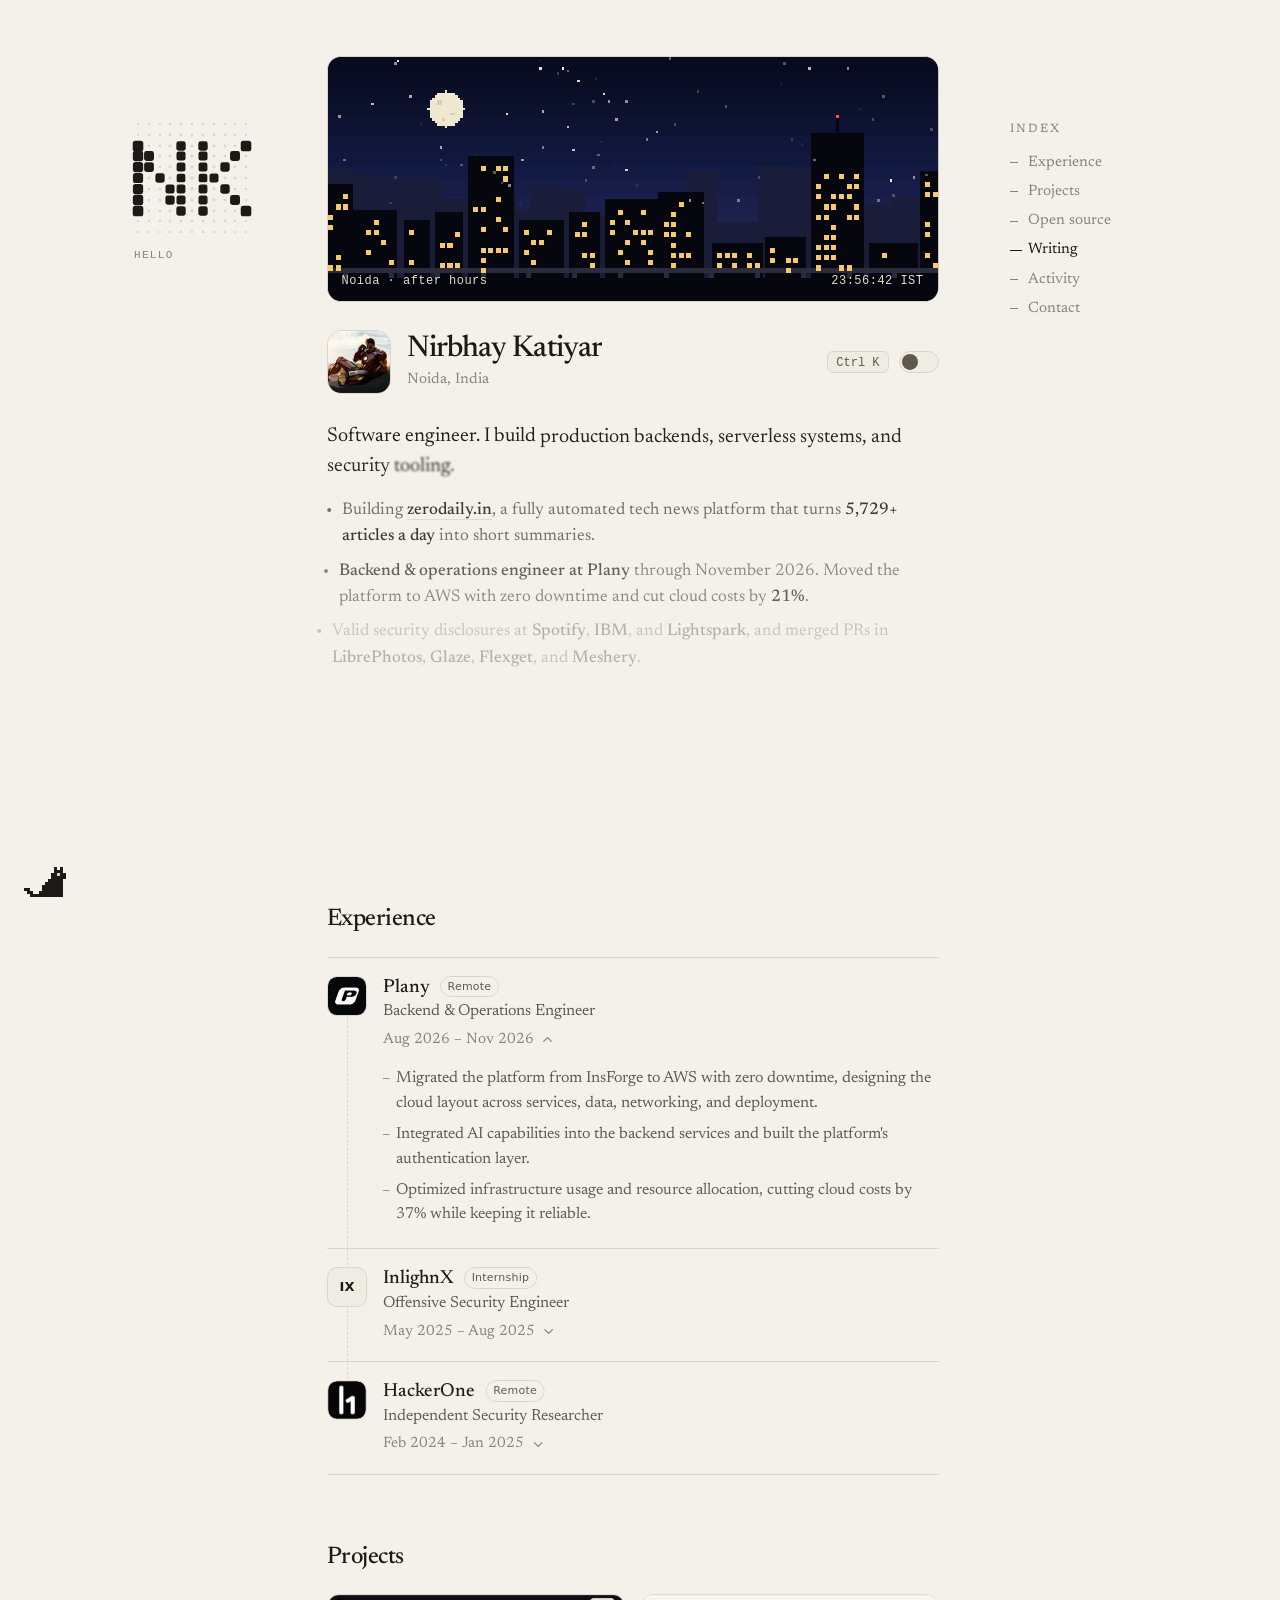
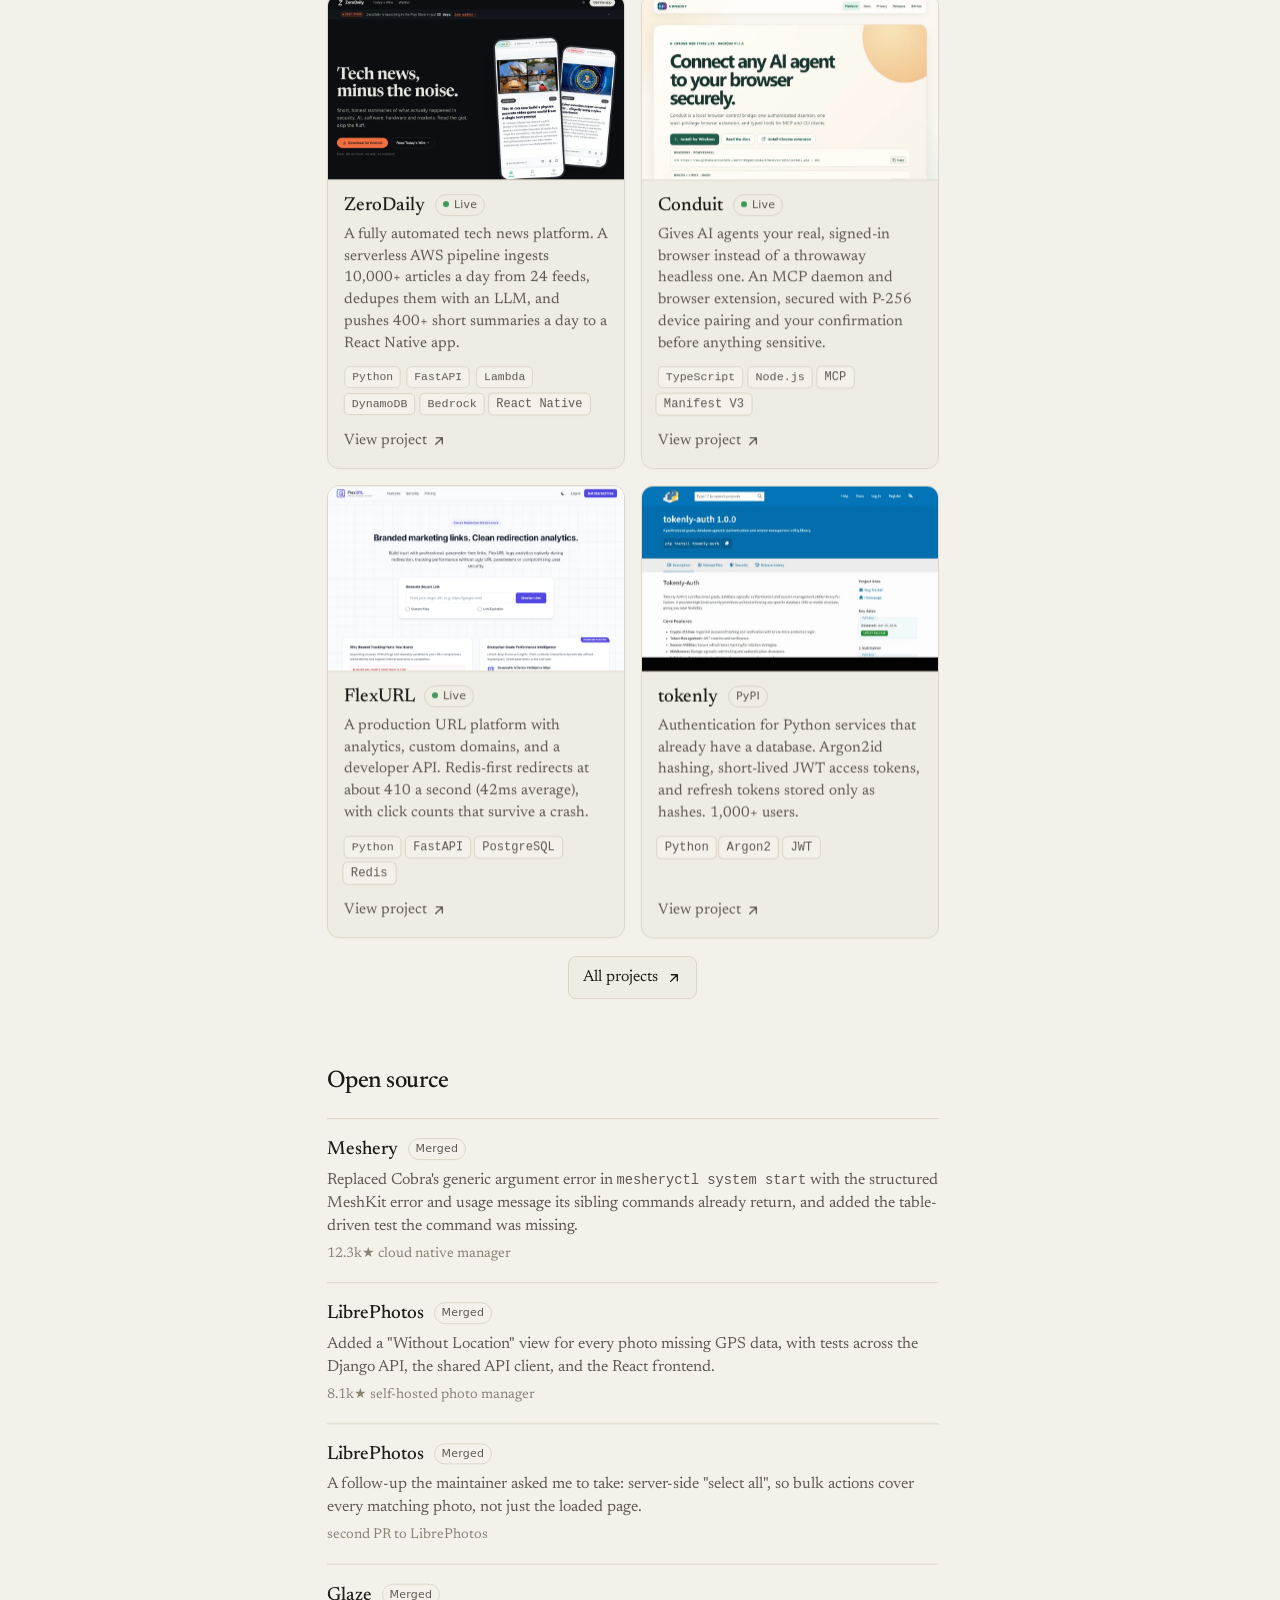
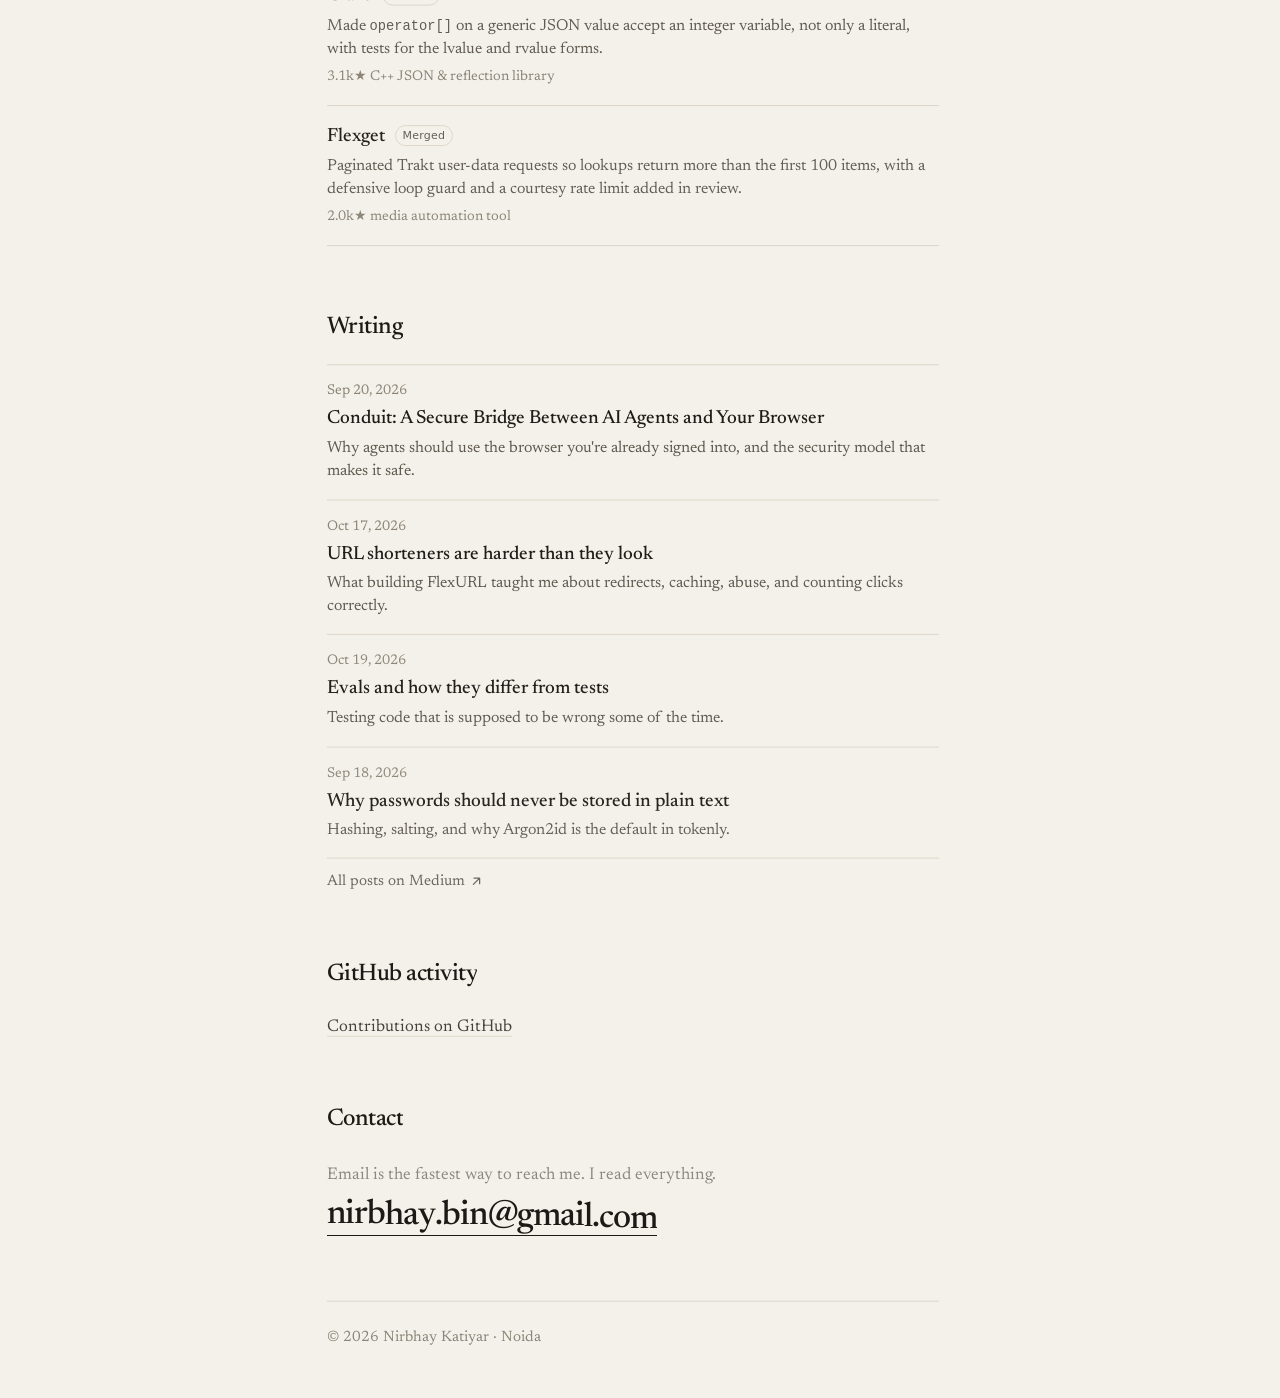
<file: index.html>
<!DOCTYPE html>
<html lang="en">
<head>
<meta charset="UTF-8">
<meta name="viewport" content="width=device-width, initial-scale=1.0">
<title>Nirbhay Katiyar</title>
<meta name="description" content="Nirbhay Katiyar builds production backends, serverless systems, and security tooling. Valid disclosures at Spotify, IBM, and Lightspark.">
<link rel="canonical" href="https://nirbhay.me/">
<link rel="icon" href="favicon.svg" type="image/svg+xml">
<link rel="alternate" type="text/markdown" href="/llms.txt" title="Summary for AI agents">
<meta property="og:type" content="website">
<meta property="og:title" content="Nirbhay Katiyar">
<meta property="og:description" content="Production backends, serverless systems, and authorized security research.">
<meta property="og:url" content="https://nirbhay.me/">
<meta property="og:image" content="https://nirbhay.me/assets/og.png?v=2">
<meta property="og:image:width" content="1200">
<meta property="og:image:height" content="630">
<meta name="twitter:card" content="summary_large_image">
<link rel="preconnect" href="https://fonts.googleapis.com">
<link rel="preconnect" href="https://fonts.gstatic.com" crossorigin>
<link href="https://fonts.googleapis.com/css2?family=Newsreader:ital,opsz,wght@0,6..72,400;0,6..72,500;1,6..72,400&display=swap" rel="stylesheet">
<link rel="stylesheet" href="assets/style.css?v=6b807eea">
<script>
try {
  var t = localStorage.getItem('nk-theme');
  if (t === 'dark')
    document.documentElement.classList.add('dark');
} catch (e) {}
if (window.matchMedia && !matchMedia('(prefers-reduced-motion: reduce)').matches) {
  document.documentElement.classList.add('m-js');
  setTimeout(function () { if (!window.__mOk) document.documentElement.classList.remove('m-js'); }, 2500);
}
</script>
</head>
<body class="home">

<svg width="0" height="0" style="position:absolute" aria-hidden="true">
  <symbol id="i-gh" viewBox="0 0 16 16"><path fill="currentColor" d="M8 0C3.58 0 0 3.58 0 8c0 3.54 2.29 6.53 5.47 7.59.4.07.55-.17.55-.38 0-.19-.01-.82-.01-1.49-2.01.37-2.53-.49-2.69-.94-.09-.23-.48-.94-.82-1.13-.28-.15-.68-.52-.01-.53.63-.01 1.08.58 1.23.82.72 1.21 1.87.87 2.33.66.07-.52.28-.87.51-1.07-1.78-.2-3.64-.89-3.64-3.95 0-.87.31-1.59.82-2.15-.08-.2-.36-1.02.08-2.12 0 0 .67-.21 2.2.82.64-.18 1.32-.27 2-.27.68 0 1.36.09 2 .27 1.53-1.04 2.2-.82 2.2-.82.44 1.1.16 1.92.08 2.12.51.56.82 1.27.82 2.15 0 3.07-1.87 3.75-3.65 3.95.29.25.54.73.54 1.48 0 1.07-.01 1.93-.01 2.2 0 .21.15.46.55.38A8.01 8.01 0 0 0 16 8c0-4.42-3.58-8-8-8z"/></symbol>
  <symbol id="i-x" viewBox="0 0 24 24"><path fill="currentColor" d="M18.24 2.25h3.31l-7.23 8.26 8.5 11.24h-6.65l-5.21-6.82-5.97 6.82H1.68l7.73-8.84L1.25 2.25h6.83l4.71 6.23zm-1.16 17.52h1.83L7.08 4.13H5.12z"/></symbol>
  <symbol id="i-in" viewBox="0 0 24 24"><path fill="currentColor" d="M20.45 20.45h-3.56v-5.57c0-1.33-.02-3.04-1.85-3.04-1.85 0-2.14 1.45-2.14 2.94v5.67H9.35V9h3.41v1.56h.05c.48-.9 1.64-1.85 3.37-1.85 3.6 0 4.27 2.37 4.27 5.46v6.28zM5.34 7.43a2.06 2.06 0 1 1 0-4.13 2.06 2.06 0 0 1 0 4.13zM7.12 20.45H3.56V9h3.56v11.45zM22.22 0H1.77C.79 0 0 .77 0 1.73v20.54C0 23.23.79 24 1.77 24h20.45c.98 0 1.78-.77 1.78-1.73V1.73C24 .77 23.2 0 22.22 0z"/></symbol>
  <symbol id="i-md" viewBox="0 0 24 24"><g fill="currentColor"><ellipse cx="6.5" cy="12" rx="6.5" ry="7"/><ellipse cx="17.4" cy="12" rx="3.2" ry="6.6"/><ellipse cx="22.6" cy="12" rx="1.2" ry="6"/></g></symbol>
  <symbol id="i-mail" viewBox="0 0 24 24"><g fill="none" stroke="currentColor" stroke-width="1.8" stroke-linecap="round" stroke-linejoin="round"><rect x="3" y="5" width="18" height="14" rx="2"/><path d="m3 7 9 6 9-6"/></g></symbol>
  <symbol id="i-doc" viewBox="0 0 24 24"><g fill="none" stroke="currentColor" stroke-width="1.8" stroke-linecap="round" stroke-linejoin="round"><path d="M14 3H7a2 2 0 0 0-2 2v14a2 2 0 0 0 2 2h10a2 2 0 0 0 2-2V8z"/><path d="M14 3v5h5M9 13h6M9 17h6"/></g></symbol>
  <symbol id="i-arrow" viewBox="0 0 24 24"><path fill="none" stroke="currentColor" stroke-width="2" stroke-linecap="round" stroke-linejoin="round" d="M7 17 17 7M8 7h9v9"/></symbol>
  <symbol id="i-chev" viewBox="0 0 24 24"><path fill="none" stroke="currentColor" stroke-width="2" stroke-linecap="round" stroke-linejoin="round" d="m6 9 6 6 6-6"/></symbol>
</svg>

<aside class="h-index" aria-label="On this page">
  <p>Index</p>
  <a href="#live" hidden>Live</a>
  <a href="#experience">Experience</a>
  <a href="#projects">Projects</a>
  <a href="#contributions">Open source</a>
  <a href="#writing">Writing</a>
  <a href="#activity">Activity</a>
  <a href="#contact">Contact</a>
</aside>

<div class="h-col">

<figure class="h-hero">
  <canvas id="sky" aria-label="Pixel-art Noida skyline that follows the time of day in India" role="img"></canvas>
  <figcaption><span id="skyMood">Noida</span><span id="skyClock"></span></figcaption>
</figure>

<header class="h-head">
  <img class="h-avatar" src="assets/img/avatar.jpg" alt="Nirbhay Katiyar" width="64" height="64">
  <div class="h-who">
    <h1>Nirbhay Katiyar</h1>
    <p>Noida, India</p>
  </div>
  <div class="h-tools">
    <button class="h-k" id="kOpen" type="button" aria-label="Open command palette"><kbd>Ctrl K</kbd></button>
    <button class="theme-sw" id="themeSw" type="button" aria-label="Switch color theme"></button>
  </div>
</header>

<section class="h-intro">
  <p class="h-lede">Software engineer. I build production backends, serverless systems, and security tooling.</p>
  <ul>
    <li>Building <a href="https://zerodaily.in" target="_blank" rel="noopener"><b>zerodaily.in</b></a>, a fully automated tech news platform that turns <b>10,000+ articles a day</b> into short summaries.</li>
    <li><b>Backend &amp; operations engineer at Plany</b> through November 2026. Moved the platform to AWS with zero downtime and cut cloud costs by <b>37%</b>.</li>
    <li>Valid security disclosures at <b>Spotify</b>, <b>IBM</b>, and <b>Lightspark</b>, and merged PRs in <b>LibrePhotos</b>, <b>Glaze</b>, <b>Flexget</b>, and <b>Meshery</b>.</li>
  </ul>
  <div class="h-cta">
    <a class="h-btn solid" href="mailto:nirbhay.bin@gmail.com"><svg><use href="#i-mail"/></svg>Send an email</a>
    <a class="h-btn" href="assets/resume.pdf?v=73116dfe" target="_blank" rel="noopener"><svg><use href="#i-doc"/></svg>Resume</a>
  </div>
  <p class="h-label">Here are my <b>socials</b></p>
  <div class="h-socials">
    <a class="h-chip" href="https://github.com/err0rgod" target="_blank" rel="noopener"><svg><use href="#i-gh"/></svg>GitHub</a>
    <a class="h-chip" href="https://x.com/err0rgod" target="_blank" rel="noopener"><svg><use href="#i-x"/></svg>X</a>
    <a class="h-chip" href="https://linkedin.com/in/nirbhay-katiyar" target="_blank" rel="noopener"><svg><use href="#i-in"/></svg>LinkedIn</a>
    <a class="h-chip" href="https://err0rgod.medium.com" target="_blank" rel="noopener"><svg><use href="#i-md"/></svg>Medium</a>
  </div>
</section>

<section id="live" class="h-sec h-live" hidden>
  <h2>Live from zerodaily.in</h2>
  <ol class="h-wire"></ol>
  <p class="h-live-more"><a href="https://zerodaily.in/wire" target="_blank" rel="noopener">Read the full wire <svg><use href="#i-arrow"/></svg></a></p>
</section>

<section id="experience" class="h-sec">
  <h2>Experience</h2>
  <div class="h-exp">
    <details class="h-job" open>
      <summary>
        <img class="h-logo" src="assets/img/plany.png" alt="" width="40" height="40">
        <div class="h-jobtext">
          <p class="h-co">Plany <span class="h-tag">Remote</span></p>
          <p class="h-role">Backend &amp; Operations Engineer</p>
          <p class="h-when">Aug 2026 – Nov 2026 <svg class="h-chev"><use href="#i-chev"/></svg></p>
        </div>
      </summary>
      <ul>
        <li>Migrated the platform from InsForge to AWS with zero downtime, designing the cloud layout across services, data, networking, and deployment.</li>
        <li>Integrated AI capabilities into the backend services and built the platform's authentication layer.</li>
        <li>Optimized infrastructure usage and resource allocation, cutting cloud costs by 37% while keeping it reliable.</li>
      </ul>
    </details>
    <details class="h-job">
      <summary>
        <span class="h-logo h-mono" aria-hidden="true">IX</span>
        <div class="h-jobtext">
          <p class="h-co">InlighnX <span class="h-tag">Internship</span></p>
          <p class="h-role">Offensive Security Engineer</p>
          <p class="h-when">May 2025 – Aug 2025 <svg class="h-chev"><use href="#i-chev"/></svg></p>
        </div>
      </summary>
      <ul>
        <li>Reviewed auth flows, authorization boundaries, and exposed endpoints.</li>
        <li>Built Python for recon, subdomain discovery, and checks that could be repeated.</li>
        <li>Turned findings into proofs an engineer could act on, then retested the fix.</li>
      </ul>
    </details>
    <details class="h-job">
      <summary>
        <img class="h-logo" src="assets/img/hackerone.png" alt="" width="40" height="40">
        <div class="h-jobtext">
          <p class="h-co">HackerOne <span class="h-tag">Remote</span></p>
          <p class="h-role">Independent Security Researcher</p>
          <p class="h-when">Feb 2024 – Jan 2025 <svg class="h-chev"><use href="#i-chev"/></svg></p>
        </div>
      </summary>
      <ul>
        <li>Valid, triaged reports to IBM, Spotify, and Lightspark.</li>
        <li>IDOR, authentication flaws, information disclosure, and business-logic bugs.</li>
        <li>Wrote reproducible proofs and stayed through remediation.</li>
      </ul>
    </details>
  </div>
</section>

<section id="projects" class="h-sec">
  <h2>Projects</h2>
  <div class="h-cards">
    <a class="h-card" href="zerodaily.html">
      <img src="assets/img/zerodaily.webp" alt="zerodaily.in home page" width="880" height="550" loading="lazy">
      <div class="h-cardbody">
        <p class="h-cardtitle">ZeroDaily <span class="h-status live">Live</span></p>
        <p>A fully automated tech news platform. A serverless AWS pipeline ingests 10,000+ articles a day from 24 feeds, dedupes them with an LLM, and pushes 400+ short summaries a day to a React Native app.</p>
        <p class="h-stack"><span>Python</span><span>FastAPI</span><span>Lambda</span><span>DynamoDB</span><span>Bedrock</span><span>React Native</span></p>
        <span class="h-more">View project <svg><use href="#i-arrow"/></svg></span>
      </div>
    </a>
    <a class="h-card" href="conduit.html">
      <img src="assets/img/conduit.webp" alt="conduit.nirbhay.me home page" width="880" height="550" loading="lazy">
      <div class="h-cardbody">
        <p class="h-cardtitle">Conduit <span class="h-status live">Live</span></p>
        <p>Gives AI agents your real, signed-in browser instead of a throwaway headless one. An MCP daemon and browser extension, secured with P-256 device pairing and your confirmation before anything sensitive.</p>
        <p class="h-stack"><span>TypeScript</span><span>Node.js</span><span>MCP</span><span>Manifest V3</span></p>
        <span class="h-more">View project <svg><use href="#i-arrow"/></svg></span>
      </div>
    </a>
    <a class="h-card" href="flexurl.html">
      <img src="assets/img/flexurl.webp" alt="flexurl.app home page" width="880" height="550" loading="lazy">
      <div class="h-cardbody">
        <p class="h-cardtitle">FlexURL <span class="h-status live">Live</span></p>
        <p>A production URL platform with analytics, custom domains, and a developer API. Redis-first redirects at about 410 a second (42ms average), with click counts that survive a crash.</p>
        <p class="h-stack"><span>Python</span><span>FastAPI</span><span>PostgreSQL</span><span>Redis</span></p>
        <span class="h-more">View project <svg><use href="#i-arrow"/></svg></span>
      </div>
    </a>
    <a class="h-card" href="tokenly.html">
      <img src="assets/img/tokenly.webp" alt="tokenly-auth on PyPI" width="880" height="550" loading="lazy">
      <div class="h-cardbody">
        <p class="h-cardtitle">tokenly <span class="h-status">PyPI</span></p>
        <p>Authentication for Python services that already have a database. Argon2id hashing, short-lived JWT access tokens, and refresh tokens stored only as hashes. 1,000+ users.</p>
        <p class="h-stack"><span>Python</span><span>Argon2</span><span>JWT</span></p>
        <span class="h-more">View project <svg><use href="#i-arrow"/></svg></span>
      </div>
    </a>
  </div>
  <p class="h-all"><a class="h-btn" href="projects.html">All projects <svg><use href="#i-arrow"/></svg></a></p>
</section>

<section id="contributions" class="h-sec">
  <h2>Open source</h2>
  <div class="h-list">
    <a class="h-row" href="https://github.com/meshery/meshery/pull/24271" target="_blank" rel="noopener">
      <p class="h-rowtitle">Meshery <span class="h-tag">Merged</span></p>
      <p>Replaced Cobra's generic argument error in <code>mesheryctl system start</code> with the structured MeshKit error and usage message its sibling commands already return, and added the table-driven test the command was missing.</p>
      <p class="h-meta">12.3k★ cloud native manager</p>
    </a>
    <a class="h-row" href="https://github.com/LibrePhotos/librephotos/pull/2558" target="_blank" rel="noopener">
      <p class="h-rowtitle">LibrePhotos <span class="h-tag">Merged</span></p>
      <p>Added a "Without Location" view for every photo missing GPS data, with tests across the Django API, the shared API client, and the React frontend.</p>
      <p class="h-meta">8.1k★ self-hosted photo manager</p>
    </a>
    <a class="h-row" href="https://github.com/LibrePhotos/librephotos/pull/2659" target="_blank" rel="noopener">
      <p class="h-rowtitle">LibrePhotos <span class="h-tag">Merged</span></p>
      <p>A follow-up the maintainer asked me to take: server-side "select all", so bulk actions cover every matching photo, not just the loaded page.</p>
      <p class="h-meta">second PR to LibrePhotos</p>
    </a>
    <a class="h-row" href="https://github.com/stephenberry/glaze/pull/2998" target="_blank" rel="noopener">
      <p class="h-rowtitle">Glaze <span class="h-tag">Merged</span></p>
      <p>Made <code>operator[]</code> on a generic JSON value accept an integer variable, not only a literal, with tests for the lvalue and rvalue forms.</p>
      <p class="h-meta">3.1k★ C++ JSON &amp; reflection library</p>
    </a>
    <a class="h-row" href="https://github.com/Flexget/Flexget/pull/5260" target="_blank" rel="noopener">
      <p class="h-rowtitle">Flexget <span class="h-tag">Merged</span></p>
      <p>Paginated Trakt user-data requests so lookups return more than the first 100 items, with a defensive loop guard and a courtesy rate limit added in review.</p>
      <p class="h-meta">2.0k★ media automation tool</p>
    </a>
  </div>
</section>

<section id="writing" class="h-sec">
  <h2>Writing</h2>
  <div class="h-list">
    <a class="h-row h-post" href="https://err0rgod.medium.com/conduit-a-secure-bridge-between-ai-agents-and-your-browser-7c4d27bb9a1b" target="_blank" rel="noopener">
      <p class="h-meta">Sep 20, 2026</p>
      <p class="h-rowtitle">Conduit: A Secure Bridge Between AI Agents and Your Browser</p>
      <p>Why agents should use the browser you're already signed into, and the security model that makes it safe.</p>
    </a>
    <a class="h-row h-post" href="https://err0rgod.medium.com/urlshorteners-are-harder-than-they-look-4e3148f29ccb" target="_blank" rel="noopener">
      <p class="h-meta">Oct 17, 2026</p>
      <p class="h-rowtitle">URL shorteners are harder than they look</p>
      <p>What building FlexURL taught me about redirects, caching, abuse, and counting clicks correctly.</p>
    </a>
    <a class="h-row h-post" href="https://err0rgod.medium.com/evals-and-how-they-differ-from-tests-3e412a9c8f67" target="_blank" rel="noopener">
      <p class="h-meta">Oct 19, 2026</p>
      <p class="h-rowtitle">Evals and how they differ from tests</p>
      <p>Testing code that is supposed to be wrong some of the time.</p>
    </a>
    <a class="h-row h-post" href="https://err0rgod.medium.com/why-passwords-should-never-be-stored-in-plain-text-2feddba25c54" target="_blank" rel="noopener">
      <p class="h-meta">Sep 18, 2026</p>
      <p class="h-rowtitle">Why passwords should never be stored in plain text</p>
      <p>Hashing, salting, and why Argon2id is the default in tokenly.</p>
    </a>
  </div>
  <p class="h-live-more"><a href="https://err0rgod.medium.com" target="_blank" rel="noopener">All posts on Medium <svg><use href="#i-arrow"/></svg></a></p>
</section>

<section id="activity" class="h-sec">
  <h2>GitHub activity</h2>
  <div class="cal" id="ghcal" data-user="err0rgod">
    <p class="cal-total"><a href="https://github.com/err0rgod" target="_blank" rel="noopener">Contributions on GitHub</a></p>
    <div class="cal-scroll"><div class="cal-grid" aria-hidden="true"></div></div>
  </div>
</section>

<section id="contact" class="h-sec">
  <h2>Contact</h2>
  <p class="h-contact">Email is the fastest way to reach me. I read everything.</p>
  <a class="email" href="mailto:nirbhay.bin@gmail.com">nirbhay.bin@gmail.com</a>
</section>

<footer class="h-foot">
  <span>© 2026 Nirbhay Katiyar · Noida</span>
</footer>

</div>

<script src="assets/site.js?v=932088d8"></script>
<script src="assets/hero.js?v=73bb0a71"></script>
<script src="assets/live.js?v=7a112f97"></script>
<script src="assets/cmdk.js?v=eb5fa84e"></script>
<script src="assets/vendor/anime.umd.min.js?v=4.5.0"></script>
<script src="assets/motion.js?v=ef8c6bb3"></script>
<script src="assets/sign.js?v=d46a797c"></script>
<script src="assets/pet.js?v=a736d54f"></script>
</body>
</html>
</file>
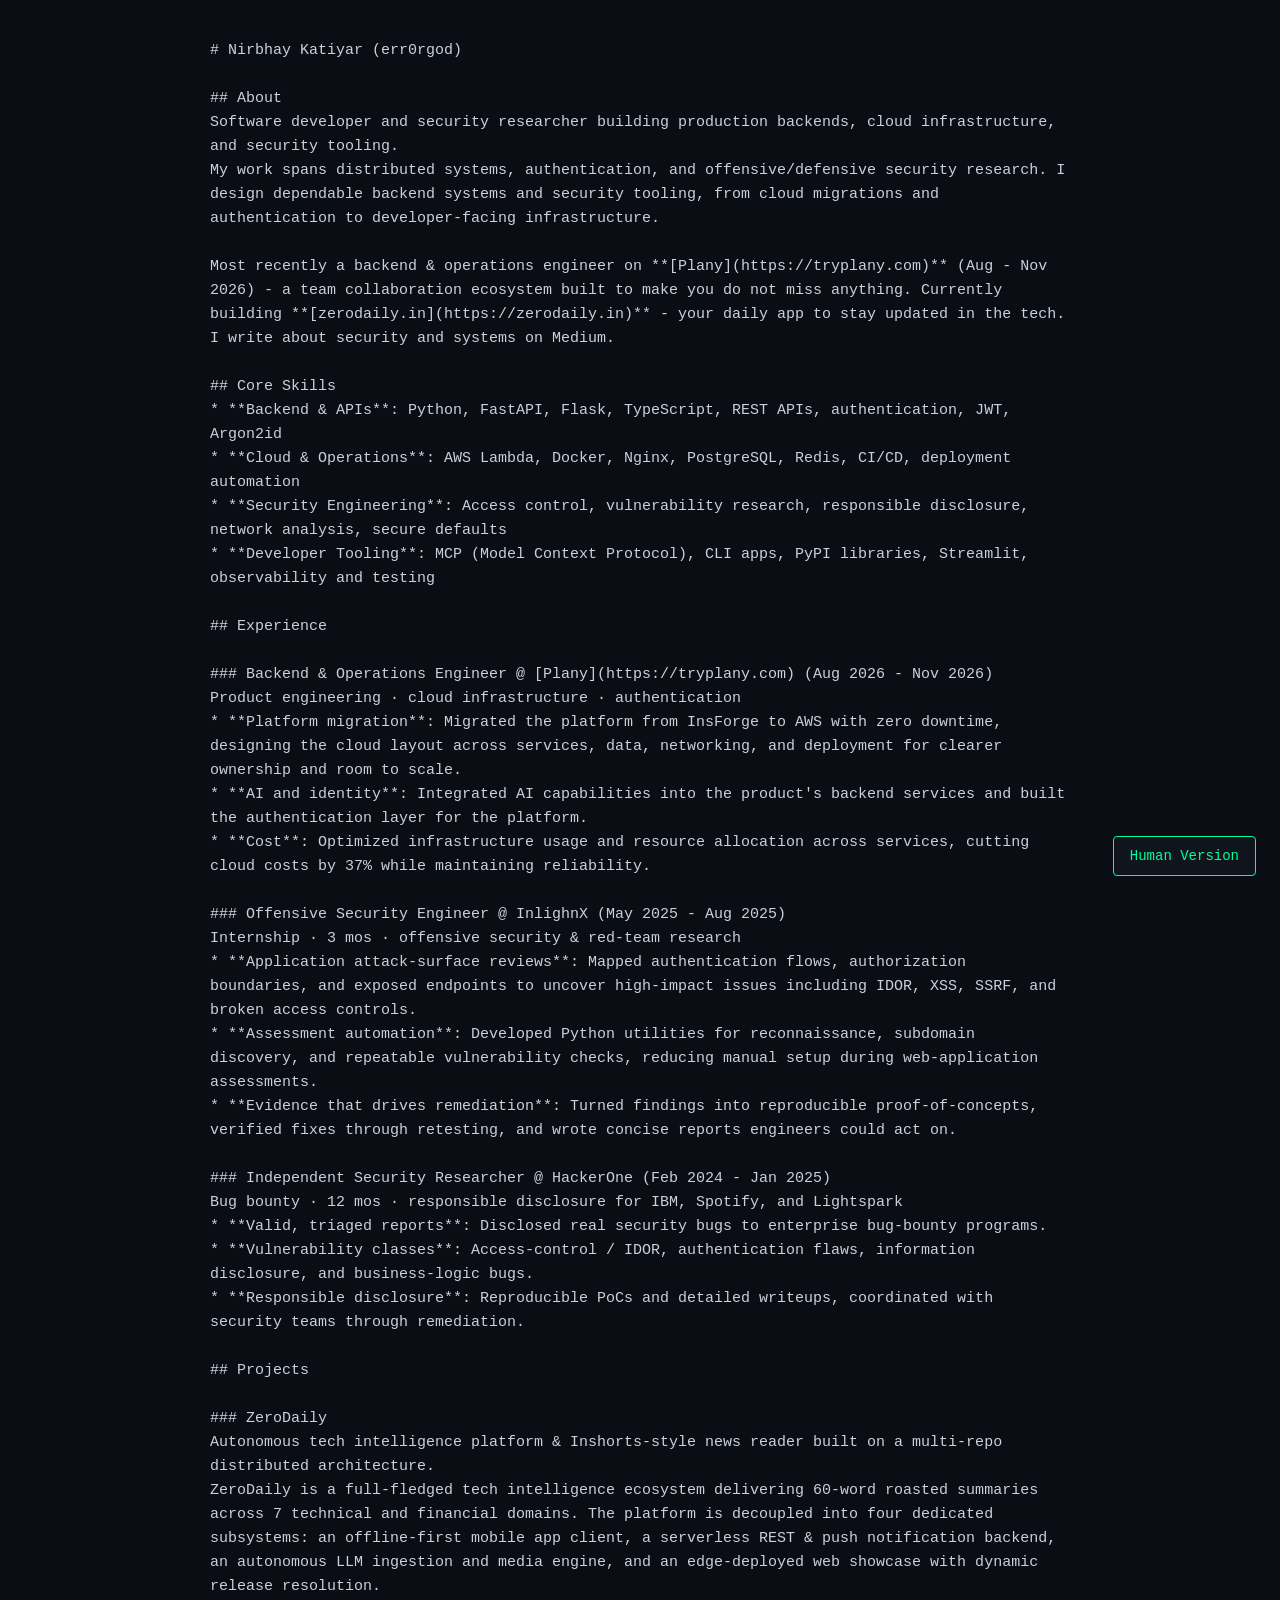
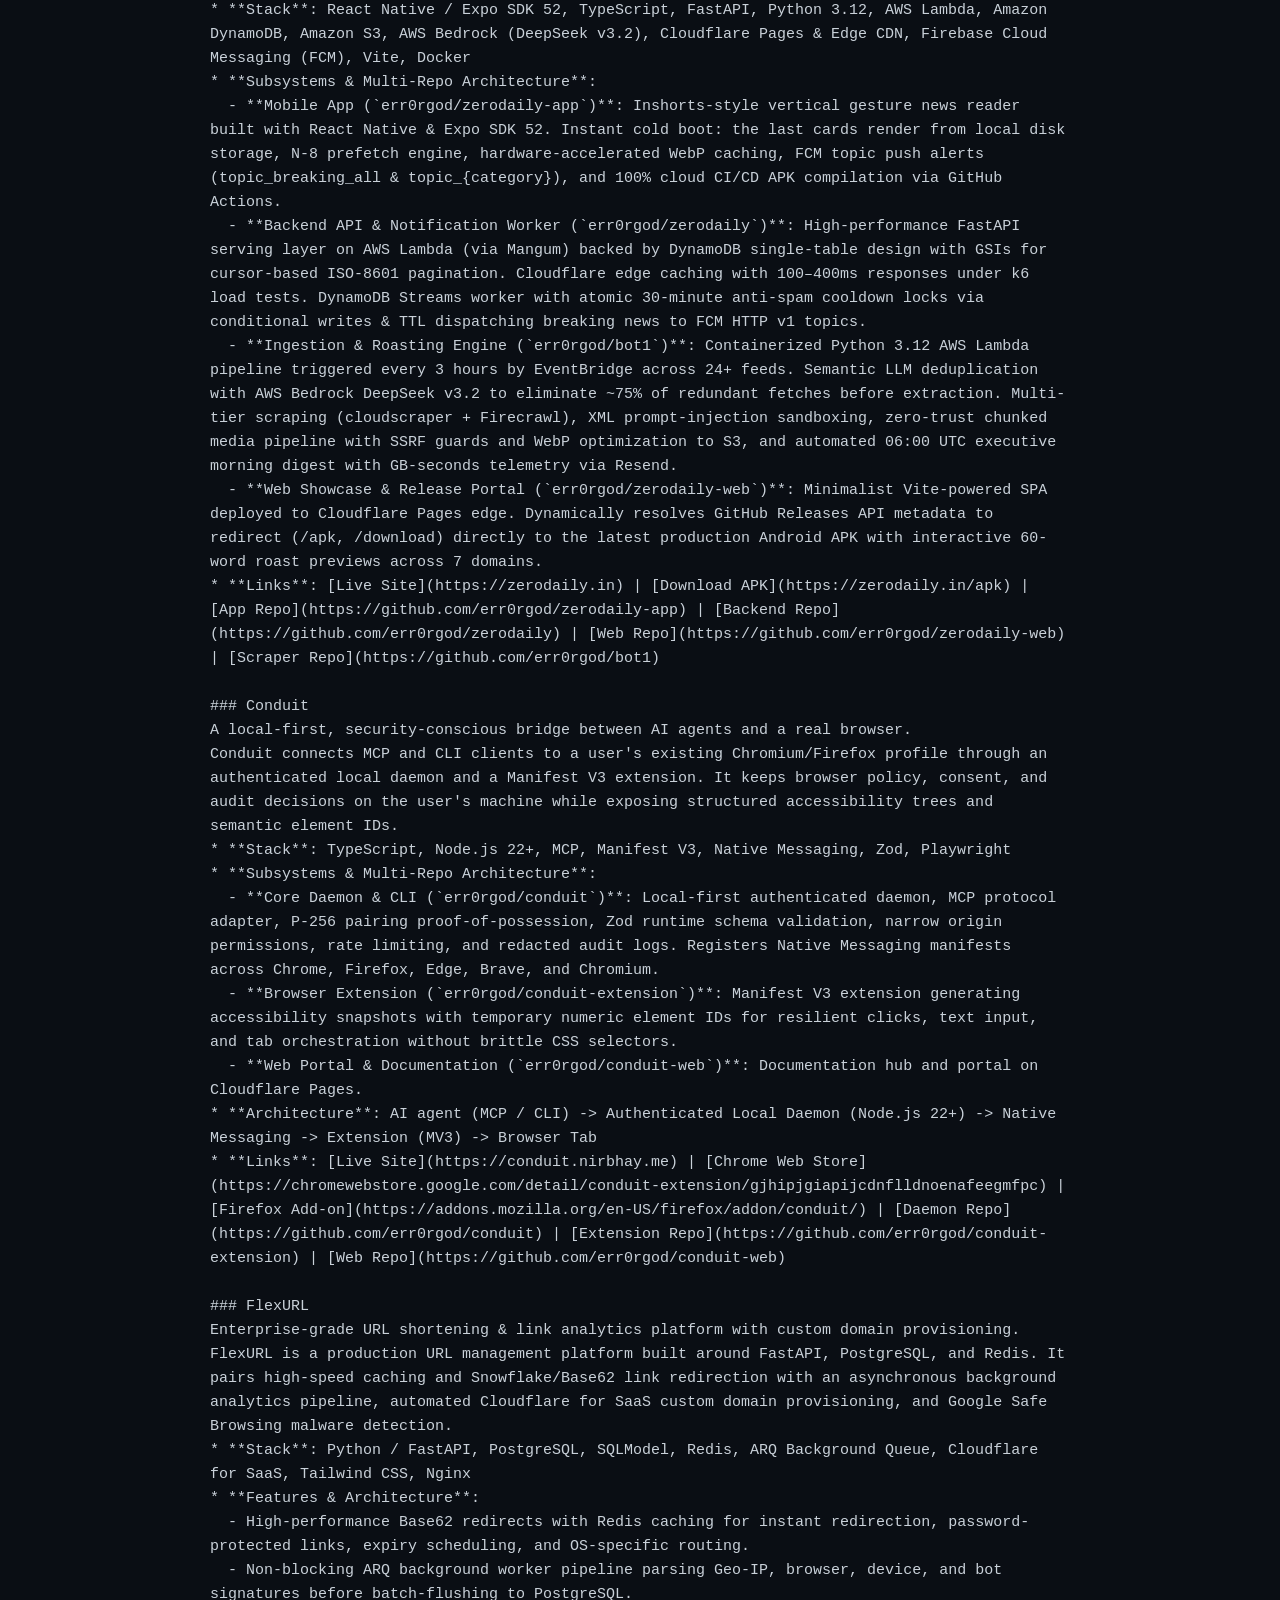
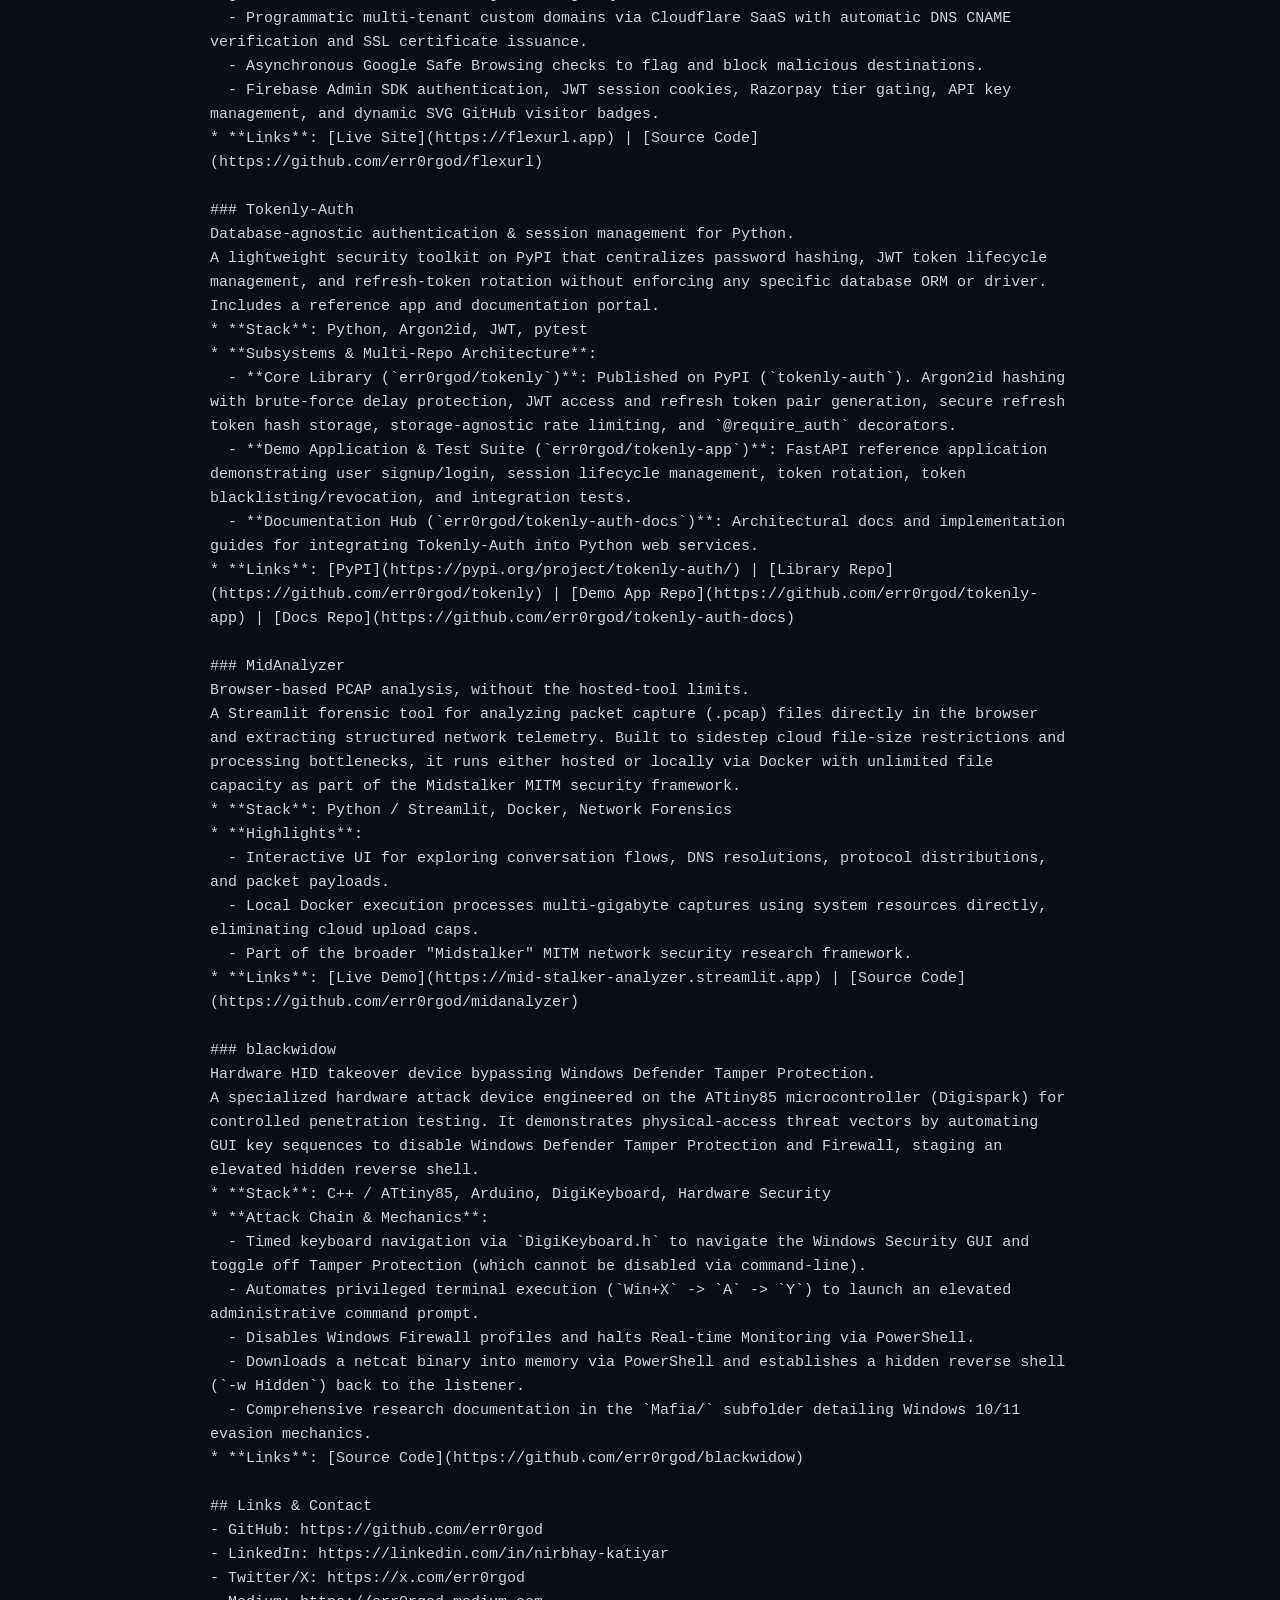
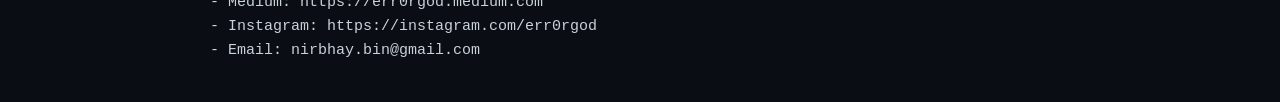
<file: ai/index.html>
<!DOCTYPE html>
<html lang="en">
<head>
  <meta charset="UTF-8">
  <title>Nirbhay Katiyar - err0rgod - AI Readable</title>
  <style>
    :root {
      --bg: #0a0e14;
      --fg: #c9d1d9;
      --accent: #00ff9c;
      --mono: 'SFMono-Regular', Consolas, 'Liberation Mono', Menlo, monospace;
    }
    body {
      background: var(--bg);
      color: var(--fg);
      font-family: var(--mono);
      line-height: 1.6;
      padding: 24px;
      max-width: 860px;
      margin: 0 auto;
    }
    pre {
      white-space: pre-wrap;
      word-wrap: break-word;
      font-size: 15px;
    }
    .mode-switch {
      position: fixed;
      bottom: 24px;
      right: 24px;
      background: #0f141d;
      color: var(--accent);
      border: 1px solid var(--accent);
      padding: 8px 16px;
      font-family: var(--mono);
      font-size: 14px;
      text-decoration: none;
      border-radius: 4px;
      z-index: 9999;
      transition: all 0.2s ease;
    }
    .mode-switch:hover {
      background: var(--accent);
      color: var(--bg);
    }
  </style>
</head>
<body>
<pre>
# Nirbhay Katiyar (err0rgod)

## About
Software developer and security researcher building production backends, cloud infrastructure, and security tooling.
My work spans distributed systems, authentication, and offensive/defensive security research. I design dependable backend systems and security tooling, from cloud migrations and authentication to developer-facing infrastructure.

Most recently a backend & operations engineer on **[Plany](https://tryplany.com)** (Aug - Nov 2026) - a team collaboration ecosystem built to make you do not miss anything. Currently building **[zerodaily.in](https://zerodaily.in)** - your daily app to stay updated in the tech. I write about security and systems on Medium.

## Core Skills
* **Backend & APIs**: Python, FastAPI, Flask, TypeScript, REST APIs, authentication, JWT, Argon2id
* **Cloud & Operations**: AWS Lambda, Docker, Nginx, PostgreSQL, Redis, CI/CD, deployment automation
* **Security Engineering**: Access control, vulnerability research, responsible disclosure, network analysis, secure defaults
* **Developer Tooling**: MCP (Model Context Protocol), CLI apps, PyPI libraries, Streamlit, observability and testing

## Experience

### Backend & Operations Engineer @ [Plany](https://tryplany.com) (Aug 2026 - Nov 2026)
Product engineering · cloud infrastructure · authentication
* **Platform migration**: Migrated the platform from InsForge to AWS with zero downtime, designing the cloud layout across services, data, networking, and deployment for clearer ownership and room to scale.
* **AI and identity**: Integrated AI capabilities into the product's backend services and built the authentication layer for the platform.
* **Cost**: Optimized infrastructure usage and resource allocation across services, cutting cloud costs by 37% while maintaining reliability.

### Offensive Security Engineer @ InlighnX (May 2025 - Aug 2025)
Internship · 3 mos · offensive security & red-team research
* **Application attack-surface reviews**: Mapped authentication flows, authorization boundaries, and exposed endpoints to uncover high-impact issues including IDOR, XSS, SSRF, and broken access controls.
* **Assessment automation**: Developed Python utilities for reconnaissance, subdomain discovery, and repeatable vulnerability checks, reducing manual setup during web-application assessments.
* **Evidence that drives remediation**: Turned findings into reproducible proof-of-concepts, verified fixes through retesting, and wrote concise reports engineers could act on.

### Independent Security Researcher @ HackerOne (Feb 2024 - Jan 2025)
Bug bounty · 12 mos · responsible disclosure for IBM, Spotify, and Lightspark
* **Valid, triaged reports**: Disclosed real security bugs to enterprise bug-bounty programs.
* **Vulnerability classes**: Access-control / IDOR, authentication flaws, information disclosure, and business-logic bugs.
* **Responsible disclosure**: Reproducible PoCs and detailed writeups, coordinated with security teams through remediation.

## Projects

### ZeroDaily
Autonomous tech intelligence platform & Inshorts-style news reader built on a multi-repo distributed architecture.
ZeroDaily is a full-fledged tech intelligence ecosystem delivering 60-word roasted summaries across 7 technical and financial domains. The platform is decoupled into four dedicated subsystems: an offline-first mobile app client, a serverless REST & push notification backend, an autonomous LLM ingestion and media engine, and an edge-deployed web showcase with dynamic release resolution.
* **Stack**: React Native / Expo SDK 52, TypeScript, FastAPI, Python 3.12, AWS Lambda, Amazon DynamoDB, Amazon S3, AWS Bedrock (DeepSeek v3.2), Cloudflare Pages & Edge CDN, Firebase Cloud Messaging (FCM), Vite, Docker
* **Subsystems & Multi-Repo Architecture**:
  - **Mobile App (`err0rgod/zerodaily-app`)**: Inshorts-style vertical gesture news reader built with React Native & Expo SDK 52. Instant cold boot: the last cards render from local disk storage, N-8 prefetch engine, hardware-accelerated WebP caching, FCM topic push alerts (topic_breaking_all & topic_{category}), and 100% cloud CI/CD APK compilation via GitHub Actions.
  - **Backend API & Notification Worker (`err0rgod/zerodaily`)**: High-performance FastAPI serving layer on AWS Lambda (via Mangum) backed by DynamoDB single-table design with GSIs for cursor-based ISO-8601 pagination. Cloudflare edge caching with 100–400ms responses under k6 load tests. DynamoDB Streams worker with atomic 30-minute anti-spam cooldown locks via conditional writes & TTL dispatching breaking news to FCM HTTP v1 topics.
  - **Ingestion & Roasting Engine (`err0rgod/bot1`)**: Containerized Python 3.12 AWS Lambda pipeline triggered every 3 hours by EventBridge across 24+ feeds. Semantic LLM deduplication with AWS Bedrock DeepSeek v3.2 to eliminate ~75% of redundant fetches before extraction. Multi-tier scraping (cloudscraper + Firecrawl), XML prompt-injection sandboxing, zero-trust chunked media pipeline with SSRF guards and WebP optimization to S3, and automated 06:00 UTC executive morning digest with GB-seconds telemetry via Resend.
  - **Web Showcase & Release Portal (`err0rgod/zerodaily-web`)**: Minimalist Vite-powered SPA deployed to Cloudflare Pages edge. Dynamically resolves GitHub Releases API metadata to redirect (/apk, /download) directly to the latest production Android APK with interactive 60-word roast previews across 7 domains.
* **Links**: [Live Site](https://zerodaily.in) | [Download APK](https://zerodaily.in/apk) | [App Repo](https://github.com/err0rgod/zerodaily-app) | [Backend Repo](https://github.com/err0rgod/zerodaily) | [Web Repo](https://github.com/err0rgod/zerodaily-web) | [Scraper Repo](https://github.com/err0rgod/bot1)

### Conduit
A local-first, security-conscious bridge between AI agents and a real browser.
Conduit connects MCP and CLI clients to a user's existing Chromium/Firefox profile through an authenticated local daemon and a Manifest V3 extension. It keeps browser policy, consent, and audit decisions on the user's machine while exposing structured accessibility trees and semantic element IDs.
* **Stack**: TypeScript, Node.js 22+, MCP, Manifest V3, Native Messaging, Zod, Playwright
* **Subsystems & Multi-Repo Architecture**:
  - **Core Daemon & CLI (`err0rgod/conduit`)**: Local-first authenticated daemon, MCP protocol adapter, P-256 pairing proof-of-possession, Zod runtime schema validation, narrow origin permissions, rate limiting, and redacted audit logs. Registers Native Messaging manifests across Chrome, Firefox, Edge, Brave, and Chromium.
  - **Browser Extension (`err0rgod/conduit-extension`)**: Manifest V3 extension generating accessibility snapshots with temporary numeric element IDs for resilient clicks, text input, and tab orchestration without brittle CSS selectors.
  - **Web Portal & Documentation (`err0rgod/conduit-web`)**: Documentation hub and portal on Cloudflare Pages.
* **Architecture**: AI agent (MCP / CLI) -> Authenticated Local Daemon (Node.js 22+) -> Native Messaging -> Extension (MV3) -> Browser Tab
* **Links**: [Live Site](https://conduit.nirbhay.me) | [Chrome Web Store](https://chromewebstore.google.com/detail/conduit-extension/gjhipjgiapijcdnflldnoenafeegmfpc) | [Firefox Add-on](https://addons.mozilla.org/en-US/firefox/addon/conduit/) | [Daemon Repo](https://github.com/err0rgod/conduit) | [Extension Repo](https://github.com/err0rgod/conduit-extension) | [Web Repo](https://github.com/err0rgod/conduit-web)

### FlexURL
Enterprise-grade URL shortening & link analytics platform with custom domain provisioning.
FlexURL is a production URL management platform built around FastAPI, PostgreSQL, and Redis. It pairs high-speed caching and Snowflake/Base62 link redirection with an asynchronous background analytics pipeline, automated Cloudflare for SaaS custom domain provisioning, and Google Safe Browsing malware detection.
* **Stack**: Python / FastAPI, PostgreSQL, SQLModel, Redis, ARQ Background Queue, Cloudflare for SaaS, Tailwind CSS, Nginx
* **Features & Architecture**:
  - High-performance Base62 redirects with Redis caching for instant redirection, password-protected links, expiry scheduling, and OS-specific routing.
  - Non-blocking ARQ background worker pipeline parsing Geo-IP, browser, device, and bot signatures before batch-flushing to PostgreSQL.
  - Programmatic multi-tenant custom domains via Cloudflare SaaS with automatic DNS CNAME verification and SSL certificate issuance.
  - Asynchronous Google Safe Browsing checks to flag and block malicious destinations.
  - Firebase Admin SDK authentication, JWT session cookies, Razorpay tier gating, API key management, and dynamic SVG GitHub visitor badges.
* **Links**: [Live Site](https://flexurl.app) | [Source Code](https://github.com/err0rgod/flexurl)

### Tokenly-Auth
Database-agnostic authentication & session management for Python.
A lightweight security toolkit on PyPI that centralizes password hashing, JWT token lifecycle management, and refresh-token rotation without enforcing any specific database ORM or driver. Includes a reference app and documentation portal.
* **Stack**: Python, Argon2id, JWT, pytest
* **Subsystems & Multi-Repo Architecture**:
  - **Core Library (`err0rgod/tokenly`)**: Published on PyPI (`tokenly-auth`). Argon2id hashing with brute-force delay protection, JWT access and refresh token pair generation, secure refresh token hash storage, storage-agnostic rate limiting, and `@require_auth` decorators.
  - **Demo Application & Test Suite (`err0rgod/tokenly-app`)**: FastAPI reference application demonstrating user signup/login, session lifecycle management, token rotation, token blacklisting/revocation, and integration tests.
  - **Documentation Hub (`err0rgod/tokenly-auth-docs`)**: Architectural docs and implementation guides for integrating Tokenly-Auth into Python web services.
* **Links**: [PyPI](https://pypi.org/project/tokenly-auth/) | [Library Repo](https://github.com/err0rgod/tokenly) | [Demo App Repo](https://github.com/err0rgod/tokenly-app) | [Docs Repo](https://github.com/err0rgod/tokenly-auth-docs)

### MidAnalyzer
Browser-based PCAP analysis, without the hosted-tool limits.
A Streamlit forensic tool for analyzing packet capture (.pcap) files directly in the browser and extracting structured network telemetry. Built to sidestep cloud file-size restrictions and processing bottlenecks, it runs either hosted or locally via Docker with unlimited file capacity as part of the Midstalker MITM security framework.
* **Stack**: Python / Streamlit, Docker, Network Forensics
* **Highlights**: 
  - Interactive UI for exploring conversation flows, DNS resolutions, protocol distributions, and packet payloads.
  - Local Docker execution processes multi-gigabyte captures using system resources directly, eliminating cloud upload caps.
  - Part of the broader "Midstalker" MITM network security research framework.
* **Links**: [Live Demo](https://mid-stalker-analyzer.streamlit.app) | [Source Code](https://github.com/err0rgod/midanalyzer)

### blackwidow
Hardware HID takeover device bypassing Windows Defender Tamper Protection.
A specialized hardware attack device engineered on the ATtiny85 microcontroller (Digispark) for controlled penetration testing. It demonstrates physical-access threat vectors by automating GUI key sequences to disable Windows Defender Tamper Protection and Firewall, staging an elevated hidden reverse shell.
* **Stack**: C++ / ATtiny85, Arduino, DigiKeyboard, Hardware Security
* **Attack Chain & Mechanics**: 
  - Timed keyboard navigation via `DigiKeyboard.h` to navigate the Windows Security GUI and toggle off Tamper Protection (which cannot be disabled via command-line).
  - Automates privileged terminal execution (`Win+X` -> `A` -> `Y`) to launch an elevated administrative command prompt.
  - Disables Windows Firewall profiles and halts Real-time Monitoring via PowerShell.
  - Downloads a netcat binary into memory via PowerShell and establishes a hidden reverse shell (`-w Hidden`) back to the listener.
  - Comprehensive research documentation in the `Mafia/` subfolder detailing Windows 10/11 evasion mechanics.
* **Links**: [Source Code](https://github.com/err0rgod/blackwidow)

## Links & Contact
- GitHub: https://github.com/err0rgod
- LinkedIn: https://linkedin.com/in/nirbhay-katiyar
- Twitter/X: https://x.com/err0rgod
- Medium: https://err0rgod.medium.com
- Instagram: https://instagram.com/err0rgod
- Email: nirbhay.bin@gmail.com
</pre>
<a href="/" class="mode-switch">Human Version</a>
</body>
</html>
</file>
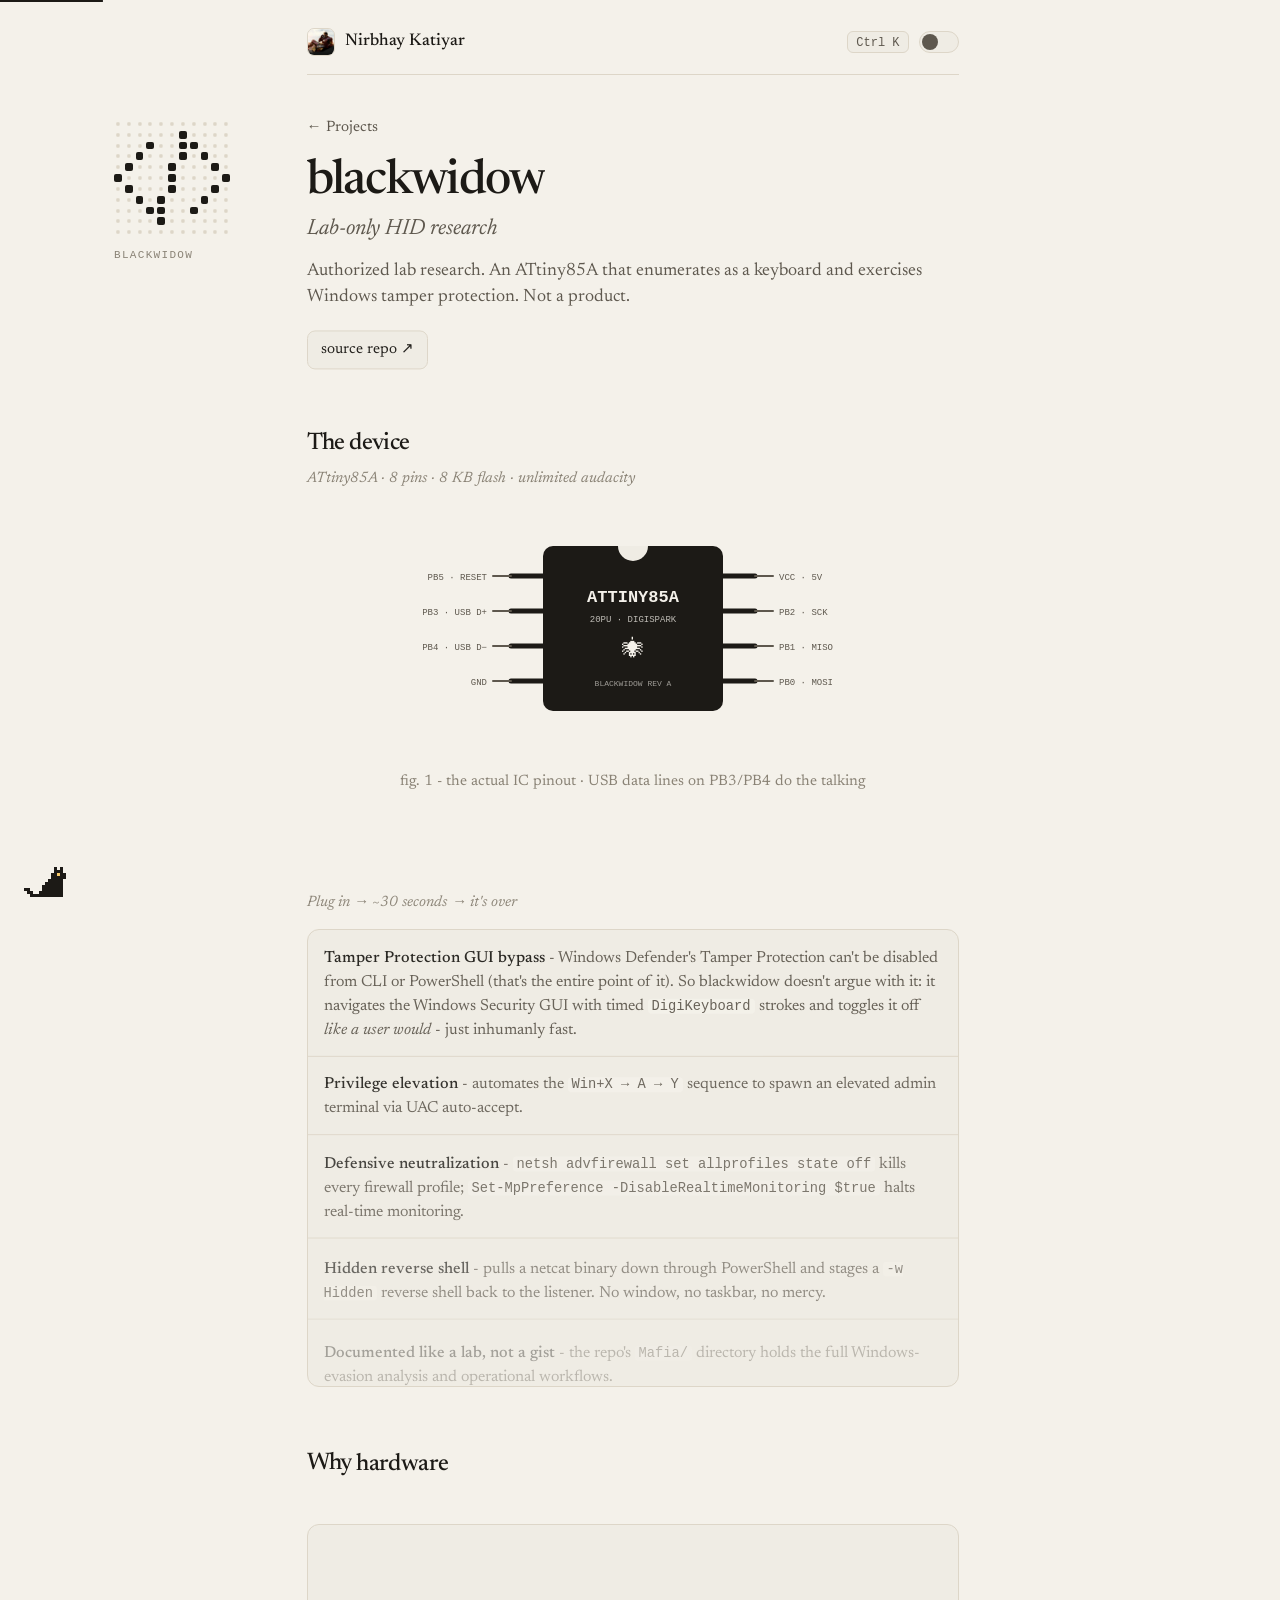
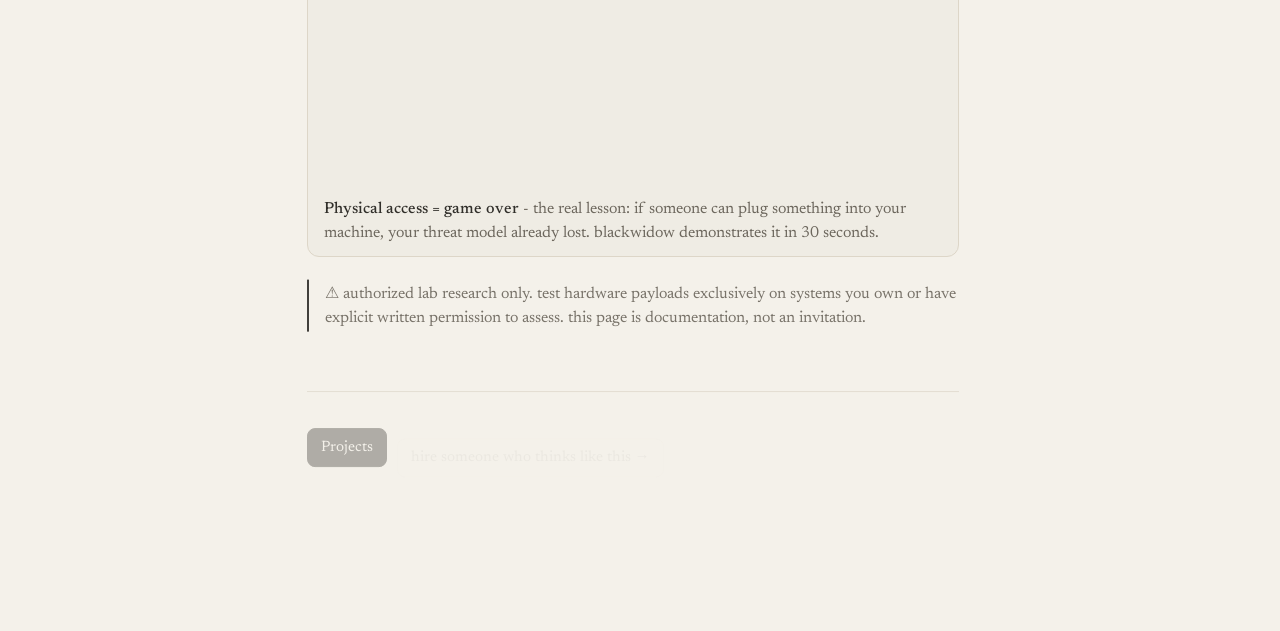
<file: blackwidow.html>
<!DOCTYPE html>
<html lang="en">
<head>
<meta charset="UTF-8">
<meta name="viewport" content="width=device-width, initial-scale=1.0">
<title>blackwidow - Nirbhay Katiyar</title>
<meta name="description" content="blackwidow - physical Windows Tamper Protection bypass system on an ATtiny85A microcontroller. HID attack research for authorized lab use.">
<link rel="icon" href="favicon.svg" type="image/svg+xml">
<meta property="og:type" content="website">
<meta property="og:title" content="blackwidow - Nirbhay Katiyar">
<meta property="og:description" content="blackwidow - physical Windows Tamper Protection bypass system on an ATtiny85A microcontroller. HID attack research for authorized lab use.">
<meta property="og:image" content="https://nirbhay.me/assets/og.png?v=2">
<meta property="og:image:width" content="1200">
<meta property="og:image:height" content="630">
<meta name="twitter:card" content="summary_large_image">
<link rel="preconnect" href="https://fonts.googleapis.com">
<link rel="preconnect" href="https://fonts.gstatic.com" crossorigin>
<link href="https://fonts.googleapis.com/css2?family=Newsreader:ital,opsz,wght@0,6..72,400;0,6..72,500;1,6..72,400&display=swap" rel="stylesheet">
<link rel="stylesheet" href="assets/style.css?v=6b807eea">
<script>
try {
  var t = localStorage.getItem('nk-theme');
  if (t === 'dark')
    document.documentElement.classList.add('dark');
} catch (e) {}
if (window.matchMedia && !matchMedia('(prefers-reduced-motion: reduce)').matches) {
  document.documentElement.classList.add('m-js');
  setTimeout(function () { if (!window.__mOk) document.documentElement.classList.remove('m-js'); }, 2500);
}
</script>

<style>
  /* big IC hero graphic */
  .ic-hero{display:flex;justify-content:center;padding:10px 0 4px}
  .ic-hero svg{width:min(420px,86vw);height:auto}
  .ic-hero .pinlbl{font-family:ui-monospace,Consolas,monospace;font-size:9px;fill:var(--soft)}
  .ic-hero .pinnum{font-family:ui-monospace,Consolas,monospace;font-size:8px;fill:var(--faint)}
  .ic-hero .body-ic{fill:var(--ink)}
  .ic-hero .silk{fill:var(--paper);font-family:ui-monospace,Consolas,monospace}
  .ic-hero .pin-leg{stroke:var(--ink);stroke-width:5;stroke-linecap:round}
  .ic-hero .pin-in{stroke:var(--soft);stroke-width:2;stroke-linecap:round}
  .spider{animation:blink 2.4s infinite}
</style>
</head>
<body class="proj">

<div class="h-col">
<header class="p-bar">
  <a class="p-home" href="index.html"><img src="assets/img/avatar.jpg" alt="" width="28" height="28">Nirbhay Katiyar</a>
  <div class="h-tools">
    <button class="h-k" id="kOpen" type="button" aria-label="Open command palette"><kbd>Ctrl K</kbd></button>
    <button class="theme-sw" id="themeSw" type="button" aria-label="Switch color theme"></button>
  </div>
</header>

<div class="dhead">
  <div class="wrap">
    <a class="back" href="projects.html">← Projects</a>
    <h1>blackwidow <span class="g">Lab-only HID research</span></h1>
    <p class="tagline">Authorized lab research. An ATtiny85A that enumerates as a keyboard and exercises Windows tamper protection. Not a product.</p>
    <div class="dlinks">
      <a class="btn line" href="https://github.com/err0rgod/blackwidow" target="_blank" rel="noopener">source repo ↗</a>
    </div>
  </div>
</div>

<main class="wrap">

  <!-- ============ THE IC ============ -->
  <div class="dsec">
    <h2>The device</h2>
    <p class="dsub">ATtiny85A · 8 pins · 8 KB flash · unlimited audacity</p>
    <div class="ic-hero">
      <svg viewBox="0 0 420 240" aria-label="ATtiny85A pinout diagram">
        <!-- left pins -->
        <line class="pin-leg" x1="120" y1="60" x2="88" y2="60"/><line class="pin-in" x1="88" y1="60" x2="70" y2="60"/>
        <line class="pin-leg" x1="120" y1="95" x2="88" y2="95"/><line class="pin-in" x1="88" y1="95" x2="70" y2="95"/>
        <line class="pin-leg" x1="120" y1="130" x2="88" y2="130"/><line class="pin-in" x1="88" y1="130" x2="70" y2="130"/>
        <line class="pin-leg" x1="120" y1="165" x2="88" y2="165"/><line class="pin-in" x1="88" y1="165" x2="70" y2="165"/>
        <!-- right pins -->
        <line class="pin-leg" x1="300" y1="60" x2="332" y2="60"/><line class="pin-in" x1="332" y1="60" x2="350" y2="60"/>
        <line class="pin-leg" x1="300" y1="95" x2="332" y2="95"/><line class="pin-in" x1="332" y1="95" x2="350" y2="95"/>
        <line class="pin-leg" x1="300" y1="130" x2="332" y2="130"/><line class="pin-in" x1="332" y1="130" x2="350" y2="130"/>
        <line class="pin-leg" x1="300" y1="165" x2="332" y2="165"/><line class="pin-in" x1="332" y1="165" x2="350" y2="165"/>
        <!-- pin labels left -->
        <text class="pinlbl" x="64" y="64" text-anchor="end">PB5 · RESET</text>
        <text class="pinlbl" x="64" y="99" text-anchor="end">PB3 · USB D+</text>
        <text class="pinlbl" x="64" y="134" text-anchor="end">PB4 · USB D−</text>
        <text class="pinlbl" x="64" y="169" text-anchor="end">GND</text>
        <!-- pin labels right -->
        <text class="pinlbl" x="356" y="64">VCC · 5V</text>
        <text class="pinlbl" x="356" y="99">PB2 · SCK</text>
        <text class="pinlbl" x="356" y="134">PB1 · MISO</text>
        <text class="pinlbl" x="356" y="169">PB0 · MOSI</text>
        <!-- pin numbers -->
        <text class="pinnum" x="128" y="56">1</text><text class="pinnum" x="128" y="91">2</text>
        <text class="pinnum" x="128" y="126">3</text><text class="pinnum" x="128" y="161">4</text>
        <text class="pinnum" x="284" y="56">8</text><text class="pinnum" x="284" y="91">7</text>
        <text class="pinnum" x="284" y="126">6</text><text class="pinnum" x="284" y="161">5</text>
        <!-- body -->
        <rect class="body-ic" x="120" y="30" width="180" height="165" rx="10"/>
        <!-- notch -->
        <path d="M 195 30 A 15 15 0 0 0 225 30 Z" fill="var(--panel)"/>
        <!-- silkscreen -->
        <text class="silk" x="210" y="86" text-anchor="middle" font-size="17" font-weight="700">ATTINY85A</text>
        <text class="silk" x="210" y="106" text-anchor="middle" font-size="9" opacity=".75">20PU · DIGISPARK</text>
        <text class="silk spider" x="210" y="140" text-anchor="middle" font-size="22">🕷</text>
        <text class="silk" x="210" y="170" text-anchor="middle" font-size="8" opacity=".6">BLACKWIDOW REV A</text>
      </svg>
    </div>
    <div class="arch-cap" style="justify-content:center;display:flex;gap:20px">
      <span>fig. 1 - the actual IC pinout · USB data lines on PB3/PB4 do the talking</span>
    </div>
  </div>

  <!-- ============ ATTACK CHAIN ============ -->
  <div class="dsec">
    <h2>The chain</h2>
    <p class="dsub">Plug in → ~30 seconds → it's over</p>
    <ul class="feat">
      <li><b>Tamper Protection GUI bypass</b> - Windows Defender's Tamper Protection can't be disabled from CLI or PowerShell (that's the entire point of it). So blackwidow doesn't argue with it: it navigates the Windows Security GUI with timed <code>DigiKeyboard</code> strokes and toggles it off <i>like a user would</i> - just inhumanly fast.</li>
      <li><b>Privilege elevation</b> - automates the <code>Win+X → A → Y</code> sequence to spawn an elevated admin terminal via UAC auto-accept.</li>
      <li><b>Defensive neutralization</b> - <code>netsh advfirewall set allprofiles state off</code> kills every firewall profile; <code>Set-MpPreference -DisableRealtimeMonitoring $true</code> halts real-time monitoring.</li>
      <li><b>Hidden reverse shell</b> - pulls a netcat binary down through PowerShell and stages a <code>-w Hidden</code> reverse shell back to the listener. No window, no taskbar, no mercy.</li>
      <li><b>Documented like a lab, not a gist</b> - the repo's <code>Mafia/</code> directory holds the full Windows-evasion analysis and operational workflows.</li>
    </ul>
  </div>

  <!-- ============ WHY HARDWARE ============ -->
  <div class="dsec">
    <h2>Why hardware</h2>
    <p class="dsub">Software exploits get patched; HID is a feature</p>
    <ul class="feat">
      <li><b>It's a keyboard, not malware</b> - the OS sees a HID device. No signature to match, no heuristic to trip, no file to scan. The payload is keystrokes.</li>
      <li><b>$2 of silicon</b> - the ATtiny85A (Digispark) costs less than the USB cable it arrives with. Physical-access threat modeling at disposable prices.</li>
      <li><b>Timing as an exploit primitive</b> - the whole attack is choreographed delays and keystrokes. Getting sub-second GUI navigation reliable across Windows versions is genuinely hard - and that's the fun part.</li>
      <li><b>Physical access = game over</b> - the real lesson: if someone can plug something into your machine, your threat model already lost. blackwidow demonstrates it in 30 seconds.</li>
    </ul>
    <div class="warnbox">⚠ authorized lab research only. test hardware payloads exclusively on systems you own or have explicit written permission to assess. this page is documentation, not an invitation.</div>
  </div>

  <div class="dsec p-next">
    <div class="dlinks">
      <a class="btn solid" href="projects.html">Projects</a>
      <a class="btn line" href="index.html#contact">hire someone who thinks like this →</a>
    </div>
  </div>

</main>

<footer class="h-foot">
  <span>© 2026 Nirbhay Katiyar · Noida</span>
  <a href="index.html">Home</a>
</footer>
</div>

<script src="assets/site.js?v=932088d8"></script>
<script src="assets/cmdk.js?v=eb5fa84e"></script>
<script src="assets/vendor/anime.umd.min.js?v=4.5.0"></script>
<script src="assets/motion.js?v=ef8c6bb3"></script>
<script src="assets/sign.js?v=d46a797c"></script>
<script src="assets/pet.js?v=a736d54f"></script>
</body>
</html>
</file>
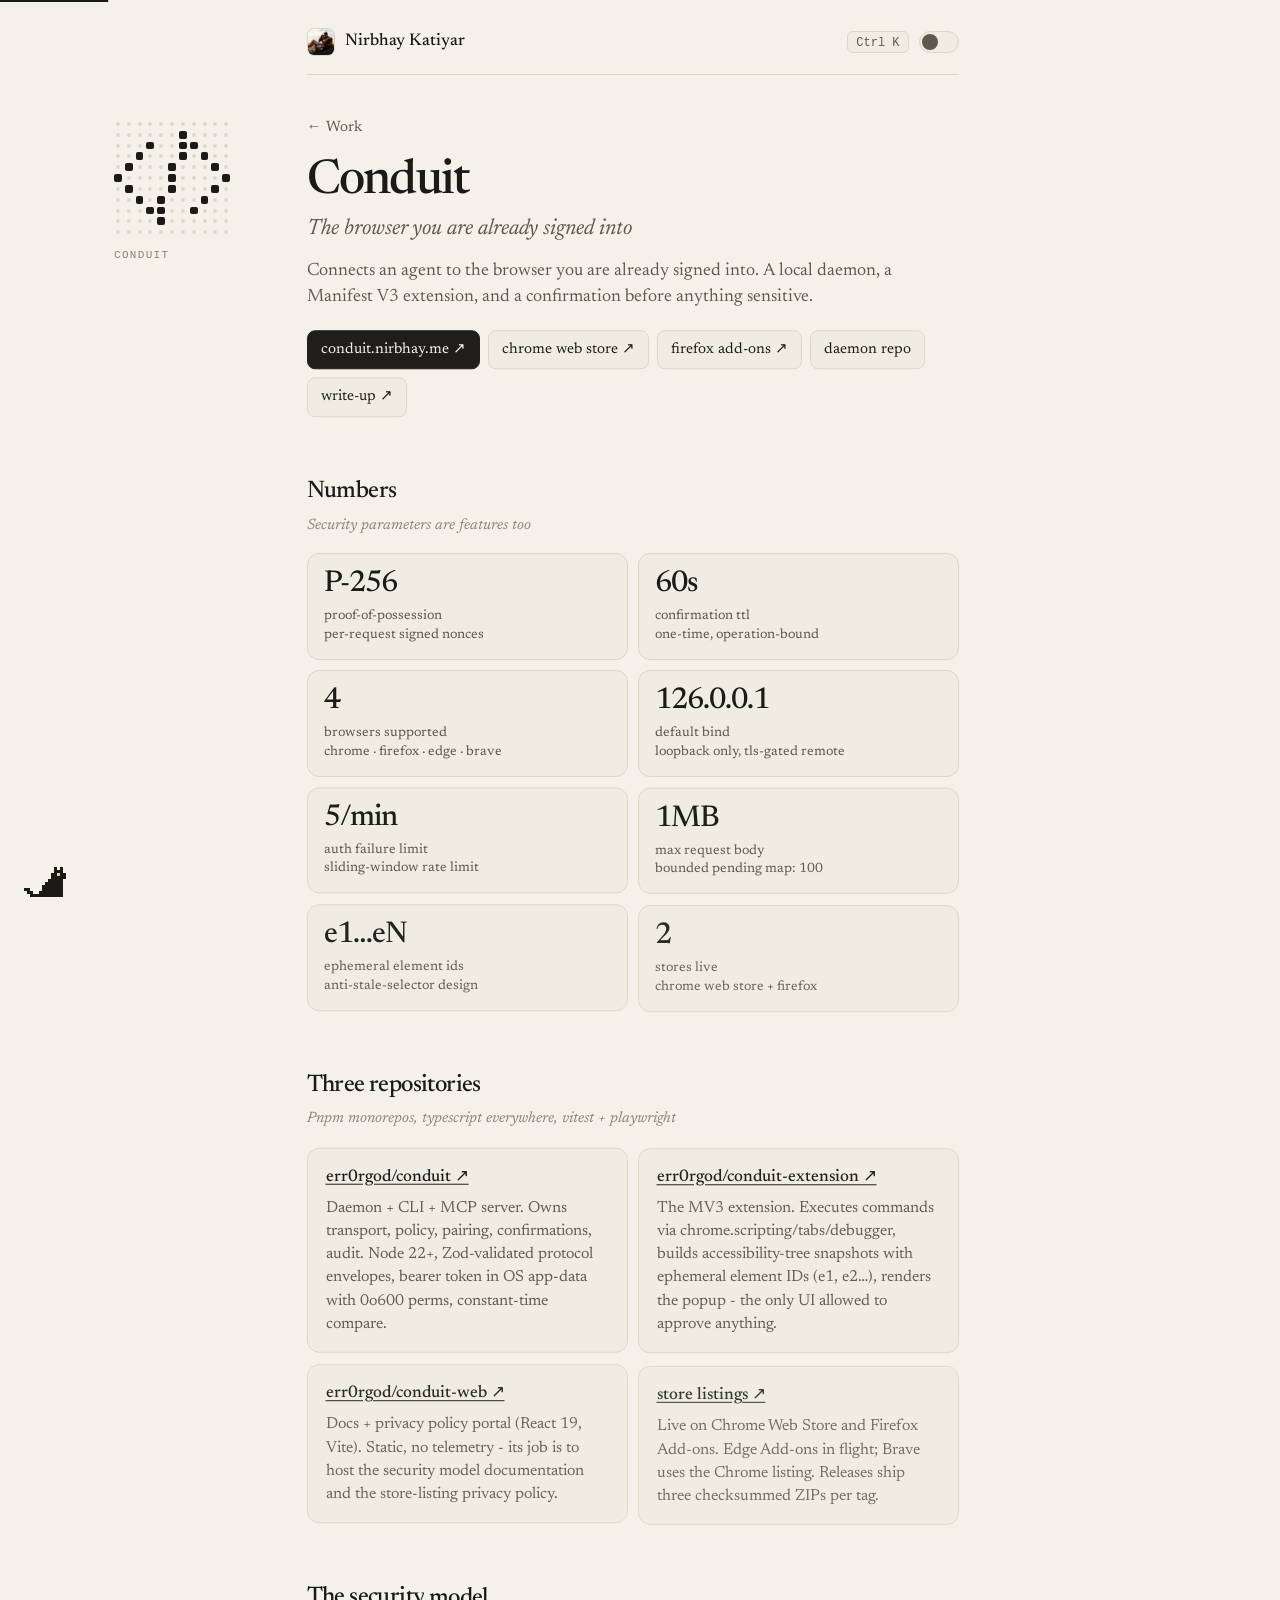
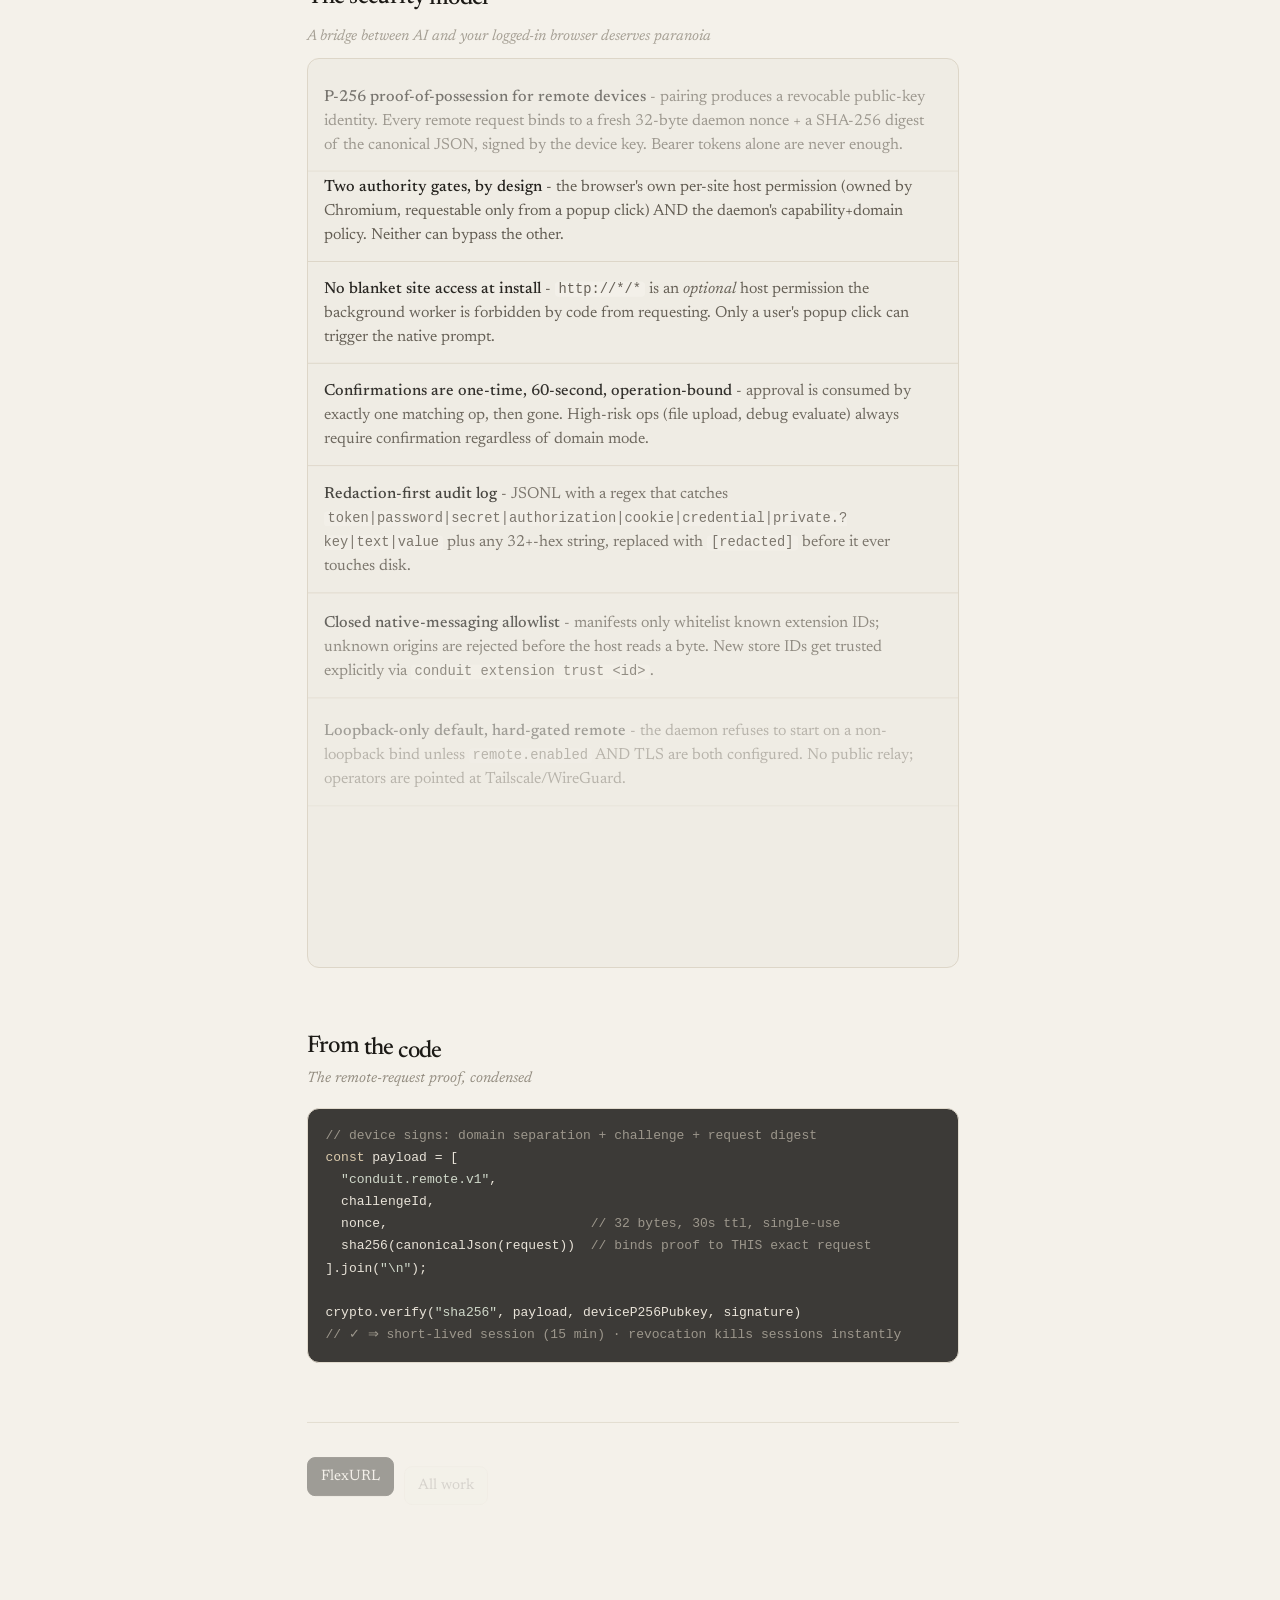
<file: conduit.html>
<!DOCTYPE html>
<html lang="en">
<head>
<meta charset="UTF-8">
<meta name="viewport" content="width=device-width, initial-scale=1.0">
<title>Conduit - Nirbhay Katiyar</title>
<meta name="description" content="Conduit - local-first, security-focused bridge that lets AI agents drive your real browser. P-256 proof-of-possession pairing, one-time confirmations, redacted audit log. Live on Chrome Web Store & Firefox Add-ons.">
<link rel="icon" href="favicon.svg" type="image/svg+xml">
<meta property="og:type" content="website">
<meta property="og:title" content="Conduit - Nirbhay Katiyar">
<meta property="og:description" content="Conduit - local-first, security-focused bridge that lets AI agents drive your real browser. P-256 proof-of-possession pairing, one-time confirmations, redacted audit log. Live on Chrome Web Store & Firefox Add-ons.">
<meta property="og:image" content="https://nirbhay.me/assets/og.png?v=2">
<meta property="og:image:width" content="1200">
<meta property="og:image:height" content="630">
<meta name="twitter:card" content="summary_large_image">
<link rel="preconnect" href="https://fonts.googleapis.com">
<link rel="preconnect" href="https://fonts.gstatic.com" crossorigin>
<link href="https://fonts.googleapis.com/css2?family=Newsreader:ital,opsz,wght@0,6..72,400;0,6..72,500;1,6..72,400&display=swap" rel="stylesheet">
<link rel="stylesheet" href="assets/style.css?v=6b807eea">
<script>
try {
  var t = localStorage.getItem('nk-theme');
  if (t === 'dark')
    document.documentElement.classList.add('dark');
} catch (e) {}
if (window.matchMedia && !matchMedia('(prefers-reduced-motion: reduce)').matches) {
  document.documentElement.classList.add('m-js');
  setTimeout(function () { if (!window.__mOk) document.documentElement.classList.remove('m-js'); }, 2500);
}
</script>

</head>
<body class="proj">

<div class="h-col">
<header class="p-bar">
  <a class="p-home" href="index.html"><img src="assets/img/avatar.jpg" alt="" width="28" height="28">Nirbhay Katiyar</a>
  <div class="h-tools">
    <button class="h-k" id="kOpen" type="button" aria-label="Open command palette"><kbd>Ctrl K</kbd></button>
    <button class="theme-sw" id="themeSw" type="button" aria-label="Switch color theme"></button>
  </div>
</header>

<div class="dhead">
  <div class="wrap">
    <a class="back" href="index.html#projects">← Work</a>
    <h1>Conduit <span class="g">The browser you are already signed into</span></h1>
    <p class="tagline">Connects an agent to the browser you are already signed into. A local daemon, a Manifest V3 extension, and a confirmation before anything sensitive.</p>
    <div class="dlinks">
      <a class="btn solid" href="https://conduit.nirbhay.me" target="_blank" rel="noopener">conduit.nirbhay.me ↗</a>
      <a class="btn line" href="https://chromewebstore.google.com/detail/conduit-extension/gjhipjgiapijcdnflldnoenafeegmfpc" target="_blank" rel="noopener">chrome web store ↗</a>
      <a class="btn line" href="https://addons.mozilla.org/en-US/firefox/addon/conduit/" target="_blank" rel="noopener">firefox add-ons ↗</a>
      <a class="btn line" href="https://github.com/err0rgod/conduit" target="_blank" rel="noopener">daemon repo</a>
      <a class="btn line" href="https://err0rgod.medium.com/conduit-a-secure-bridge-between-ai-agents-and-your-browser-7c4d27bb9a1b" target="_blank" rel="noopener">write-up ↗</a>
    </div>
  </div>
</div>

<main class="wrap">

  <!-- ============ NUMBERS ============ -->
  <div class="dsec">
    <h2>Numbers</h2>
    <p class="dsub">Security parameters are features too</p>
    <div class="statboxes">
      <div class="sbox"><div class="n">P-256</div><div class="l">PROOF-OF-POSSESSION<br>per-request signed nonces</div></div>
      <div class="sbox b"><div class="n">60<em>s</em></div><div class="l">CONFIRMATION TTL<br>one-time, operation-bound</div></div>
      <div class="sbox p"><div class="n">4</div><div class="l">BROWSERS SUPPORTED<br>chrome · firefox · edge · brave</div></div>
      <div class="sbox a"><div class="n">127.0.0.1</div><div class="l">DEFAULT BIND<br>loopback only, TLS-gated remote</div></div>
      <div class="sbox"><div class="n">5<em>/min</em></div><div class="l">AUTH FAILURE LIMIT<br>sliding-window rate limit</div></div>
      <div class="sbox b"><div class="n">1<em>MB</em></div><div class="l">MAX REQUEST BODY<br>bounded pending map: 100</div></div>
      <div class="sbox p"><div class="n">e1…eN</div><div class="l">EPHEMERAL ELEMENT IDS<br>anti-stale-selector design</div></div>
      <div class="sbox a"><div class="n">2</div><div class="l">STORES LIVE<br>chrome web store + firefox</div></div>
    </div>
  </div>

  <!-- ============ REPOS ============ -->
  <div class="dsec">
    <h2>Three repositories</h2>
    <p class="dsub">Pnpm monorepos, typescript everywhere, vitest + playwright</p>
    <div class="repo-grid">
      <a class="repo" href="https://github.com/err0rgod/conduit" target="_blank" rel="noopener">
        <div class="rn">err0rgod/conduit ↗</div>
        <div class="rd">Daemon + CLI + MCP server. Owns transport, policy, pairing, confirmations, audit. Node 22+, Zod-validated protocol envelopes, bearer token in OS app-data with 0o600 perms, constant-time compare.</div>
      </a>
      <a class="repo" href="https://github.com/err0rgod/conduit-extension" target="_blank" rel="noopener">
        <div class="rn">err0rgod/conduit-extension ↗</div>
        <div class="rd">The MV3 extension. Executes commands via chrome.scripting/tabs/debugger, builds accessibility-tree snapshots with ephemeral element IDs (e1, e2…), renders the popup - the only UI allowed to approve anything.</div>
      </a>
      <a class="repo" href="https://github.com/err0rgod/conduit-web" target="_blank" rel="noopener">
        <div class="rn">err0rgod/conduit-web ↗</div>
        <div class="rd">Docs + privacy policy portal (React 19, Vite). Static, no telemetry - its job is to host the security model documentation and the store-listing privacy policy.</div>
      </a>
      <a class="repo" href="https://chromewebstore.google.com/detail/conduit-extension/gjhipjgiapijcdnflldnoenafeegmfpc" target="_blank" rel="noopener">
        <div class="rn">store listings ↗</div>
        <div class="rd">Live on Chrome Web Store and Firefox Add-ons. Edge Add-ons in flight; Brave uses the Chrome listing. Releases ship three checksummed ZIPs per tag.</div>
      </a>
    </div>
  </div>

  <!-- ============ SECURITY MODEL ============ -->
  <div class="dsec">
    <h2>The security model</h2>
    <p class="dsub">A bridge between AI and your logged-in browser deserves paranoia</p>
    <ul class="feat">
      <li><b>P-256 proof-of-possession for remote devices</b> - pairing produces a revocable public-key identity. Every remote request binds to a fresh 32-byte daemon nonce + a SHA-256 digest of the canonical JSON, signed by the device key. Bearer tokens alone are never enough.</li>
      <li><b>Two authority gates, by design</b> - the browser's own per-site host permission (owned by Chromium, requestable only from a popup click) AND the daemon's capability+domain policy. Neither can bypass the other.</li>
      <li><b>No blanket site access at install</b> - <code>http://*/*</code> is an <i>optional</i> host permission the background worker is forbidden by code from requesting. Only a user's popup click can trigger the native prompt.</li>
      <li><b>Confirmations are one-time, 60-second, operation-bound</b> - approval is consumed by exactly one matching op, then gone. High-risk ops (file upload, debug evaluate) always require confirmation regardless of domain mode.</li>
      <li><b>Redaction-first audit log</b> - JSONL with a regex that catches <code>token|password|secret|authorization|cookie|credential|private.?key|text|value</code> plus any 32+-hex string, replaced with <code>[redacted]</code> before it ever touches disk.</li>
      <li><b>Closed native-messaging allowlist</b> - manifests only whitelist known extension IDs; unknown origins are rejected before the host reads a byte. New store IDs get trusted explicitly via <code>conduit extension trust &lt;id&gt;</code>.</li>
      <li><b>Loopback-only default, hard-gated remote</b> - the daemon refuses to start on a non-loopback bind unless <code>remote.enabled</code> AND TLS are both configured. No public relay; operators are pointed at Tailscale/WireGuard.</li>
      <li><b>Ephemeral element IDs</b> - snapshots stamp <code>data-conduit-ref="e7"</code> on DOM nodes and wipe them on the next snapshot. Stale selectors fail loudly instead of clicking the wrong thing.</li>
      <li><b>Emergency disconnect</b> - one popup button kills the daemon socket, stops auto-reconnect, and shows a red STOP badge until the user resumes.</li>
    </ul>
  </div>

  <!-- ============ CODE ============ -->
  <div class="dsec">
    <h2>From the code</h2>
    <p class="dsub">The remote-request proof, condensed</p>
    <pre class="code"><span class="c">// device signs: domain separation + challenge + request digest</span>
<span class="k">const</span> payload = [
  <span class="s">"conduit.remote.v1"</span>,
  challengeId,
  nonce,                          <span class="c">// 32 bytes, 30s ttl, single-use</span>
  sha256(canonicalJson(request))  <span class="c">// binds proof to THIS exact request</span>
].join(<span class="s">"\n"</span>);

crypto.verify(<span class="s">"sha256"</span>, payload, deviceP256Pubkey, signature)
<span class="c">// ✓ ⇒ short-lived session (15 min) · revocation kills sessions instantly</span></pre>
  </div>

  <div class="dsec p-next">
    <div class="dlinks">
      <a class="btn solid" href="flexurl.html">FlexURL</a>
      <a class="btn line" href="index.html#projects">All work</a>
    </div>
  </div>

</main>

<footer class="h-foot">
  <span>© 2026 Nirbhay Katiyar · Noida</span>
  <a href="index.html">Home</a>
</footer>
</div>

<script src="assets/site.js?v=932088d8"></script>
<script src="assets/cmdk.js?v=eb5fa84e"></script>
<script src="assets/vendor/anime.umd.min.js?v=4.5.0"></script>
<script src="assets/motion.js?v=ef8c6bb3"></script>
<script src="assets/sign.js?v=d46a797c"></script>
<script src="assets/pet.js?v=a736d54f"></script>
</body>
</html>
</file>
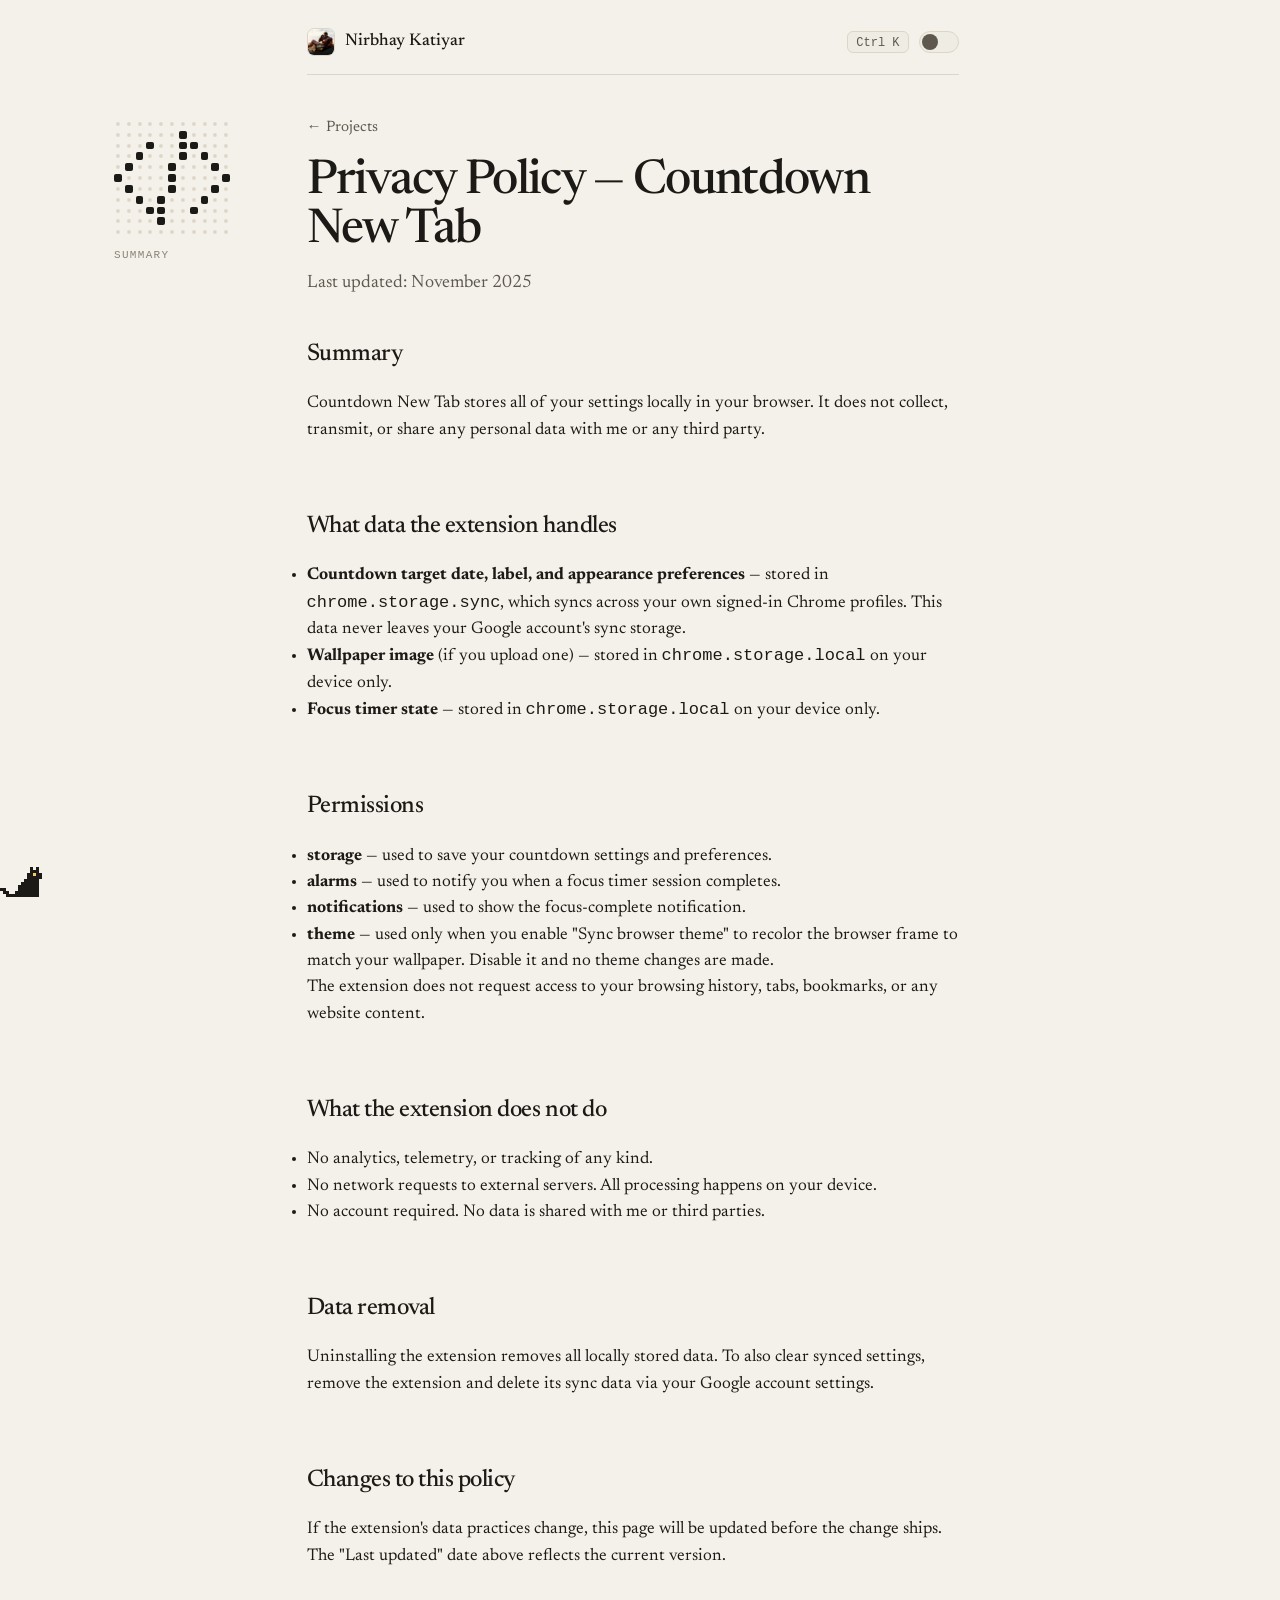
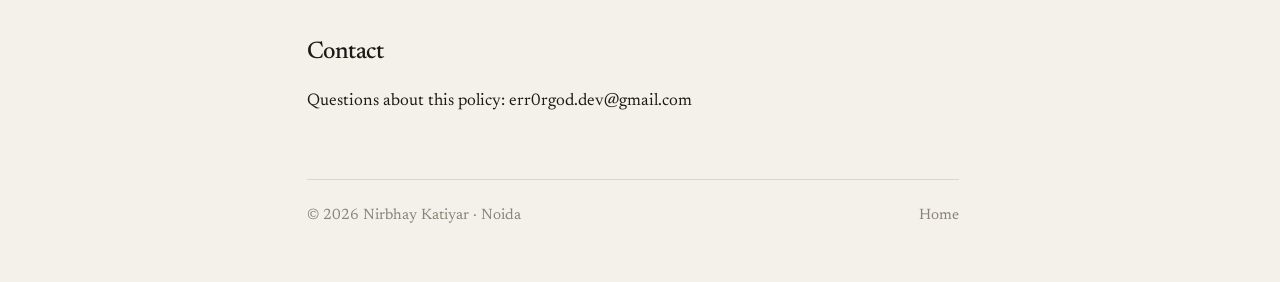
<file: countdown-privacy.html>
<!DOCTYPE html>
<html lang="en">
<head>
<meta charset="UTF-8">
<meta name="viewport" content="width=device-width, initial-scale=1.0">
<title>Privacy Policy - Countdown New Tab</title>
<meta name="description" content="Privacy policy for the Countdown New Tab browser extension.">
<link rel="canonical" href="https://nirbhay.me/countdown-privacy.html">
<link rel="icon" href="favicon.svg" type="image/svg+xml">
<meta property="og:type" content="website">
<meta property="og:title" content="Privacy Policy - Countdown New Tab">
<meta property="og:url" content="https://nirbhay.me/countdown-privacy.html">
<meta property="og:image" content="https://nirbhay.me/assets/og.png?v=2">
<meta property="og:image:width" content="1200">
<meta property="og:image:height" content="630">
<meta name="twitter:card" content="summary_large_image">
<link rel="preconnect" href="https://fonts.googleapis.com">
<link rel="preconnect" href="https://fonts.gstatic.com" crossorigin>
<link href="https://fonts.googleapis.com/css2?family=Newsreader:ital,opsz,wght@0,6..72,400;0,6..72,500;1,6..72,400&display=swap" rel="stylesheet">
<link rel="stylesheet" href="assets/style.css?v=6b807eea">
<script>
try {
  var t = localStorage.getItem('nk-theme');
  if (t === 'dark')
    document.documentElement.classList.add('dark');
} catch (e) {}
if (window.matchMedia && matchMedia('(prefers-reduced-motion: reduce)').matches) {
  document.documentElement.classList.add('m-js');
  setTimeout(function () { if (!window.__mOk) document.documentElement.classList.remove('m-js'); }, 2500);
}
</script>
</head>
<body class="proj">

<div class="h-col">
<header class="p-bar">
  <a class="p-home" href="index.html"><img src="assets/img/avatar.jpg" alt="" width="28" height="28">Nirbhay Katiyar</a>
  <div class="h-tools">
    <button class="h-k" id="kOpen" type="button" aria-label="Open command palette"><kbd>Ctrl K</kbd></button>
    <button class="theme-sw" id="themeSw" type="button" aria-label="Switch color theme"></button>
  </div>
</header>

<div class="dhead">
  <a class="back" href="projects.html">← Projects</a>
  <h1>Privacy Policy — Countdown New Tab</h1>
  <p class="tagline">Last updated: November 2025</p>
</div>

<section class="h-sec p-first">
  <h2>Summary</h2>
  <p>Countdown New Tab stores all of your settings locally in your browser. It does not collect, transmit, or share any personal data with me or any third party.</p>
</section>

<section class="h-sec">
  <h2>What data the extension handles</h2>
  <ul>
    <li><strong>Countdown target date, label, and appearance preferences</strong> — stored in <code>chrome.storage.sync</code>, which syncs across your own signed-in Chrome profiles. This data never leaves your Google account's sync storage.</li>
    <li><strong>Wallpaper image</strong> (if you upload one) — stored in <code>chrome.storage.local</code> on your device only.</li>
    <li><strong>Focus timer state</strong> — stored in <code>chrome.storage.local</code> on your device only.</li>
  </ul>
</section>

<section class="h-sec">
  <h2>Permissions</h2>
  <ul>
    <li><strong>storage</strong> — used to save your countdown settings and preferences.</li>
    <li><strong>alarms</strong> — used to notify you when a focus timer session completes.</li>
    <li><strong>notifications</strong> — used to show the focus-complete notification.</li>
    <li><strong>theme</strong> — used only when you enable "Sync browser theme" to recolor the browser frame to match your wallpaper. Disable it and no theme changes are made.</li>
  </ul>
  <p>The extension does not request access to your browsing history, tabs, bookmarks, or any website content.</p>
</section>

<section class="h-sec">
  <h2>What the extension does not do</h2>
  <ul>
    <li>No analytics, telemetry, or tracking of any kind.</li>
    <li>No network requests to external servers. All processing happens on your device.</li>
    <li>No account required. No data is shared with me or third parties.</li>
  </ul>
</section>

<section class="h-sec">
  <h2>Data removal</h2>
  <p>Uninstalling the extension removes all locally stored data. To also clear synced settings, remove the extension and delete its sync data via your Google account settings.</p>
</section>

<section class="h-sec">
  <h2>Changes to this policy</h2>
  <p>If the extension's data practices change, this page will be updated before the change ships. The "Last updated" date above reflects the current version.</p>
</section>

<section class="h-sec">
  <h2>Contact</h2>
  <p>Questions about this policy: <a href="mailto:err0rgod.dev@gmail.com">err0rgod.dev@gmail.com</a></p>
</section>

<footer class="h-foot">
  <span>© 2026 Nirbhay Katiyar · Noida</span>
  <a href="index.html">Home</a>
</footer>
</div>

<script src="assets/site.js?v=932088d8"></script>
<script src="assets/cmdk.js?v=eb5fa84e"></script>
<script src="assets/vendor/anime.umd.min.js?v=4.5.0"></script>
<script src="assets/motion.js?v=ef8c6bb3"></script>
<script src="assets/sign.js?v=d46a797c"></script>
<script src="assets/pet.js?v=a736d54f"></script>
</body>
</html>
</file>
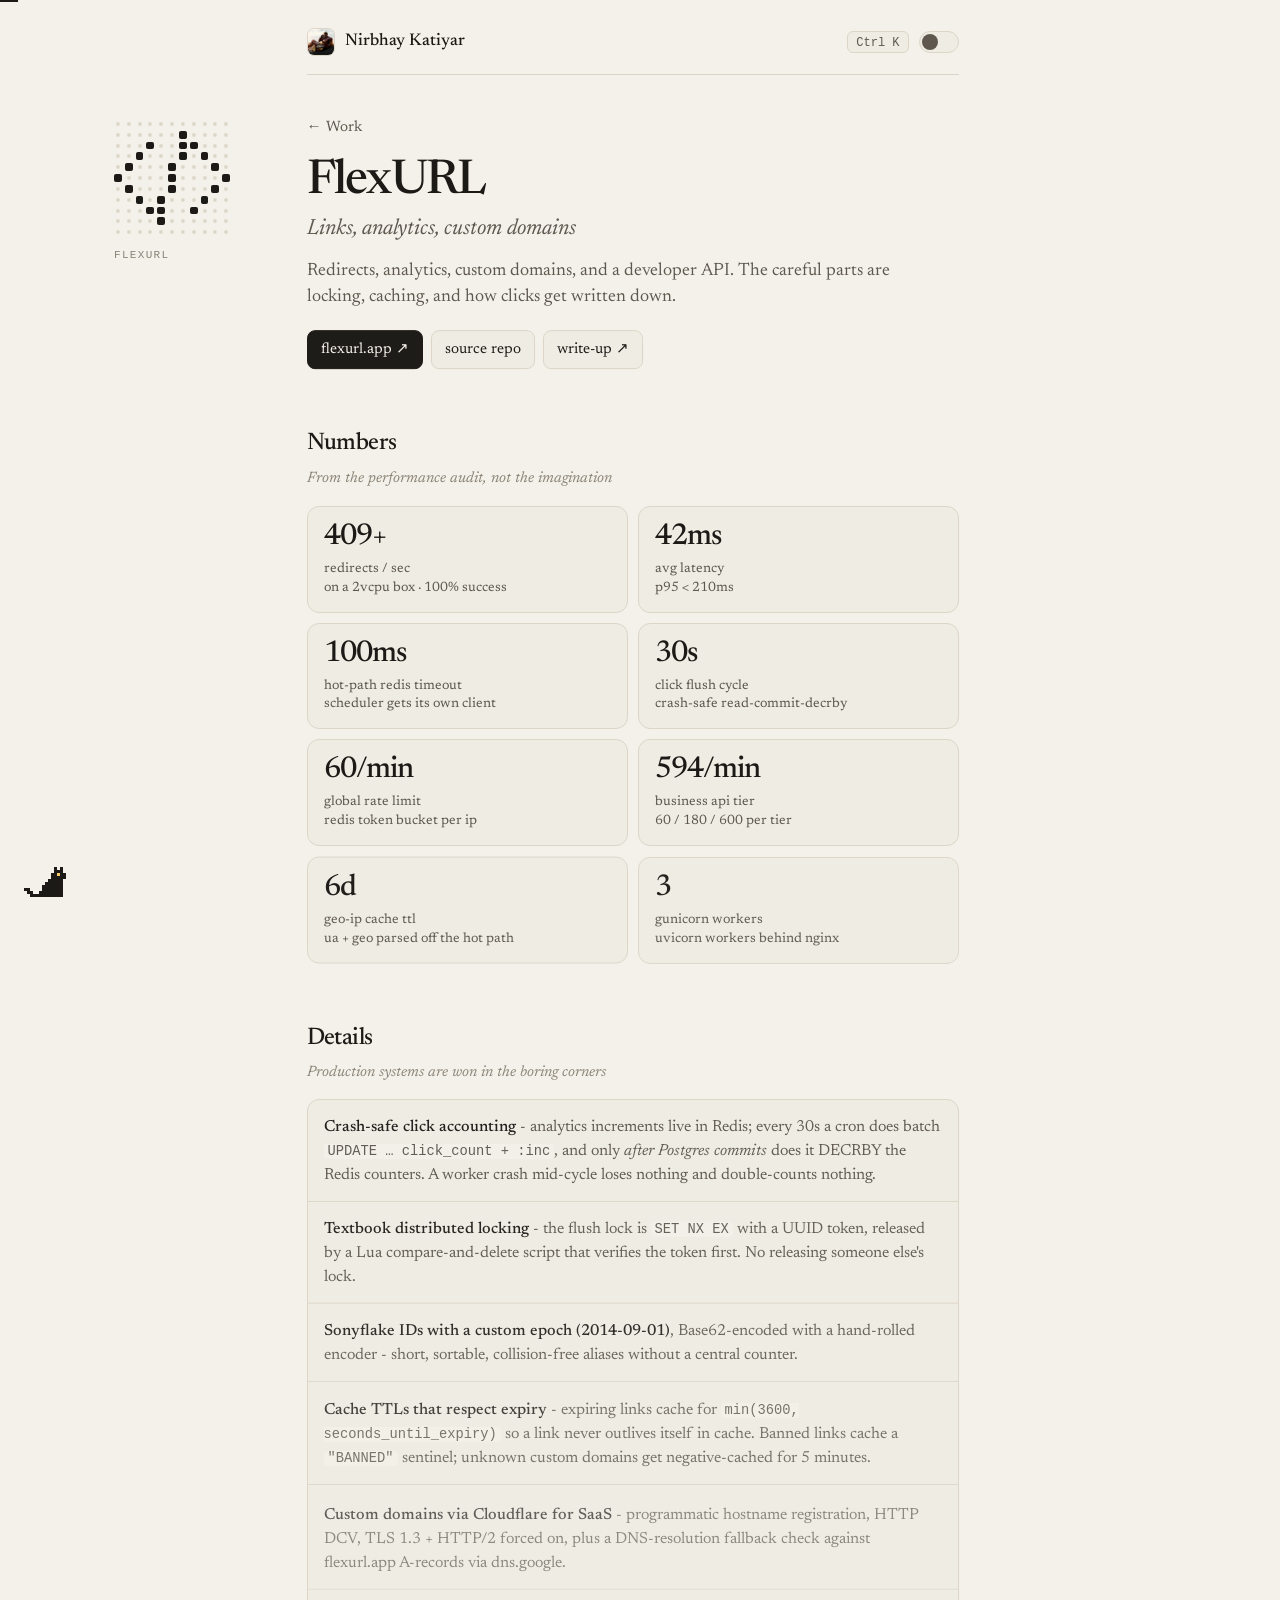
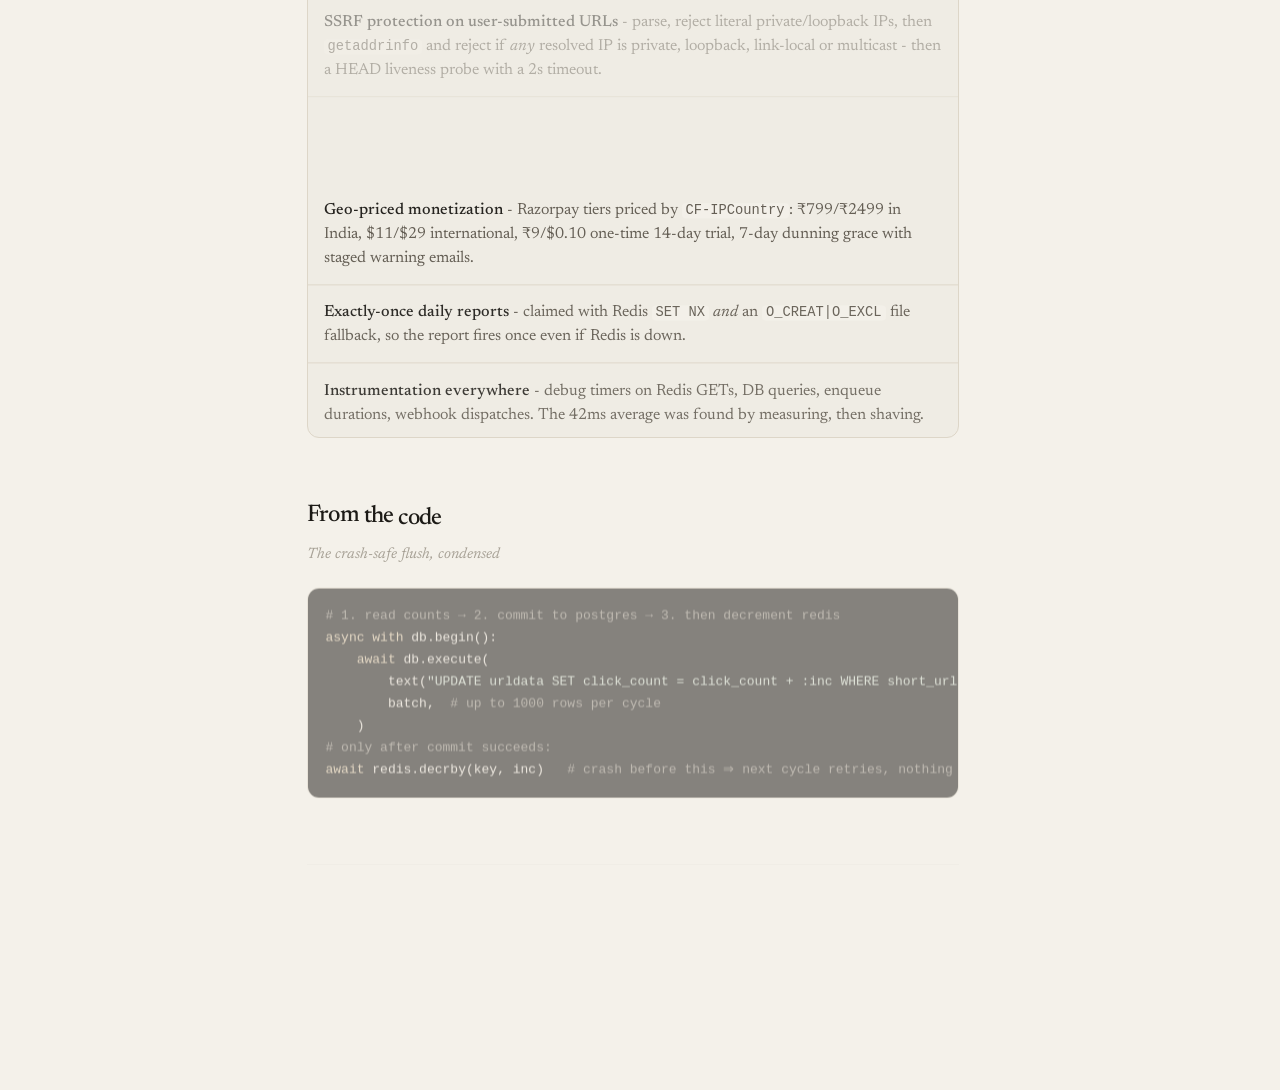
<file: flexurl.html>
<!DOCTYPE html>
<html lang="en">
<head>
<meta charset="UTF-8">
<meta name="viewport" content="width=device-width, initial-scale=1.0">
<title>FlexURL - Nirbhay Katiyar</title>
<meta name="description" content="FlexURL - production URL management platform. Sonyflake+Base62 redirects at 410 req/s, crash-safe ARQ analytics, Cloudflare for SaaS custom domains, Razorpay monetization.">
<link rel="icon" href="favicon.svg" type="image/svg+xml">
<meta property="og:type" content="website">
<meta property="og:title" content="FlexURL - Nirbhay Katiyar">
<meta property="og:description" content="FlexURL - production URL management platform. Sonyflake+Base62 redirects at 410 req/s, crash-safe ARQ analytics, Cloudflare for SaaS custom domains, Razorpay monetization.">
<meta property="og:image" content="https://nirbhay.me/assets/og.png?v=2">
<meta property="og:image:width" content="1200">
<meta property="og:image:height" content="630">
<meta name="twitter:card" content="summary_large_image">
<link rel="preconnect" href="https://fonts.googleapis.com">
<link rel="preconnect" href="https://fonts.gstatic.com" crossorigin>
<link href="https://fonts.googleapis.com/css2?family=Newsreader:ital,opsz,wght@0,6..72,400;0,6..72,500;1,6..72,400&display=swap" rel="stylesheet">
<link rel="stylesheet" href="assets/style.css?v=6b807eea">
<script>
try {
  var t = localStorage.getItem('nk-theme');
  if (t === 'dark')
    document.documentElement.classList.add('dark');
} catch (e) {}
if (window.matchMedia && !matchMedia('(prefers-reduced-motion: reduce)').matches) {
  document.documentElement.classList.add('m-js');
  setTimeout(function () { if (!window.__mOk) document.documentElement.classList.remove('m-js'); }, 2500);
}
</script>

</head>
<body class="proj">

<div class="h-col">
<header class="p-bar">
  <a class="p-home" href="index.html"><img src="assets/img/avatar.jpg" alt="" width="28" height="28">Nirbhay Katiyar</a>
  <div class="h-tools">
    <button class="h-k" id="kOpen" type="button" aria-label="Open command palette"><kbd>Ctrl K</kbd></button>
    <button class="theme-sw" id="themeSw" type="button" aria-label="Switch color theme"></button>
  </div>
</header>

<div class="dhead">
  <div class="wrap">
    <a class="back" href="index.html#projects">← Work</a>
    <h1>FlexURL <span class="g">Links, analytics, custom domains</span></h1>
    <p class="tagline">Redirects, analytics, custom domains, and a developer API. The careful parts are locking, caching, and how clicks get written down.</p>
    <div class="dlinks">
      <a class="btn solid" href="https://flexurl.app" target="_blank" rel="noopener">flexurl.app ↗</a>
      <a class="btn line" href="https://github.com/err0rgod/urlshortener" target="_blank" rel="noopener">source repo</a>
      <a class="btn line" href="https://err0rgod.medium.com/urlshorteners-are-harder-than-they-look-4e3148f29ccb" target="_blank" rel="noopener">write-up ↗</a>
    </div>
  </div>
</div>

<main class="wrap">

  <!-- ============ NUMBERS ============ -->
  <div class="dsec">
    <h2>Numbers</h2>
    <p class="dsub">From the performance audit, not the imagination</p>
    <div class="statboxes">
      <div class="sbox"><div class="n">410<em>+</em></div><div class="l">REDIRECTS / SEC<br>on a 2vcpu box · 100% success</div></div>
      <div class="sbox b"><div class="n">42<em>ms</em></div><div class="l">AVG LATENCY<br>p95 &lt; 210ms</div></div>
      <div class="sbox p"><div class="n">100<em>ms</em></div><div class="l">HOT-PATH REDIS TIMEOUT<br>scheduler gets its own client</div></div>
      <div class="sbox a"><div class="n">30<em>s</em></div><div class="l">CLICK FLUSH CYCLE<br>crash-safe read-commit-decrby</div></div>
      <div class="sbox"><div class="n">60<em>/min</em></div><div class="l">GLOBAL RATE LIMIT<br>redis token bucket per ip</div></div>
      <div class="sbox b"><div class="n">600<em>/min</em></div><div class="l">BUSINESS API TIER<br>60 / 180 / 600 per tier</div></div>
      <div class="sbox p"><div class="n">7<em>d</em></div><div class="l">GEO-IP CACHE TTL<br>ua + geo parsed off the hot path</div></div>
      <div class="sbox a"><div class="n">4</div><div class="l">GUNICORN WORKERS<br>uvicorn workers behind nginx</div></div>
    </div>
  </div>

  <!-- ============ DETAILS ============ -->
  <div class="dsec">
    <h2>Details</h2>
    <p class="dsub">Production systems are won in the boring corners</p>
    <ul class="feat">
      <li><b>Crash-safe click accounting</b> - analytics increments live in Redis; every 30s a cron does batch <code>UPDATE … click_count + :inc</code>, and only <i>after Postgres commits</i> does it DECRBY the Redis counters. A worker crash mid-cycle loses nothing and double-counts nothing.</li>
      <li><b>Textbook distributed locking</b> - the flush lock is <code>SET NX EX</code> with a UUID token, released by a Lua compare-and-delete script that verifies the token first. No releasing someone else's lock.</li>
      <li><b>Sonyflake IDs with a custom epoch (2014-09-01)</b>, Base62-encoded with a hand-rolled encoder - short, sortable, collision-free aliases without a central counter.</li>
      <li><b>Cache TTLs that respect expiry</b> - expiring links cache for <code>min(3600, seconds_until_expiry)</code> so a link never outlives itself in cache. Banned links cache a <code>"BANNED"</code> sentinel; unknown custom domains get negative-cached for 5 minutes.</li>
      <li><b>Custom domains via Cloudflare for SaaS</b> - programmatic hostname registration, HTTP DCV, TLS 1.3 + HTTP/2 forced on, plus a DNS-resolution fallback check against flexurl.app A-records via dns.google.</li>
      <li><b>SSRF protection on user-submitted URLs</b> - parse, reject literal private/loopback IPs, then <code>getaddrinfo</code> and reject if <i>any</i> resolved IP is private, loopback, link-local or multicast - then a HEAD liveness probe with a 2s timeout.</li>
      <li><b>Async malware screening</b> - every new link goes to Google Safe Browsing v5 (<code>uris:batchGet</code>) as a background task; a hit marks the URL banned in Postgres <i>and</i> overwrites the Redis entry with the <code>"BANNED"</code> sentinel.</li>
      <li><b>Geo-priced monetization</b> - Razorpay tiers priced by <code>CF-IPCountry</code>: ₹799/₹2499 in India, $11/$29 international, ₹9/$0.10 one-time 14-day trial, 7-day dunning grace with staged warning emails.</li>
      <li><b>Exactly-once daily reports</b> - claimed with Redis <code>SET NX</code> <i>and</i> an <code>O_CREAT|O_EXCL</code> file fallback, so the report fires once even if Redis is down.</li>
      <li><b>Instrumentation everywhere</b> - debug timers on Redis GETs, DB queries, enqueue durations, webhook dispatches. The 42ms average was found by measuring, then shaving.</li>
    </ul>
  </div>

  <!-- ============ CODE ============ -->
  <div class="dsec">
    <h2>From the code</h2>
    <p class="dsub">The crash-safe flush, condensed</p>
    <pre class="code"><span class="c"># 1. read counts → 2. commit to postgres → 3. then decrement redis</span>
<span class="k">async with</span> db.begin():
    <span class="k">await</span> db.execute(
        text(<span class="s">"UPDATE urldata SET click_count = click_count + :inc WHERE short_url = :u"</span>),
        batch,  <span class="c"># up to 1000 rows per cycle</span>
    )
<span class="c"># only after commit succeeds:</span>
<span class="k">await</span> redis.decrby(key, inc)   <span class="c"># crash before this ⇒ next cycle retries, nothing lost</span></pre>
  </div>

  <div class="dsec p-next">
    <div class="dlinks">
      <a class="btn line" href="index.html#projects">All work</a>
    </div>
  </div>

</main>

<footer class="h-foot">
  <span>© 2026 Nirbhay Katiyar · Noida</span>
  <a href="index.html">Home</a>
</footer>
</div>

<script src="assets/site.js?v=932088d8"></script>
<script src="assets/cmdk.js?v=eb5fa84e"></script>
<script src="assets/vendor/anime.umd.min.js?v=4.5.0"></script>
<script src="assets/motion.js?v=ef8c6bb3"></script>
<script src="assets/sign.js?v=d46a797c"></script>
<script src="assets/pet.js?v=a736d54f"></script>
</body>
</html>
</file>
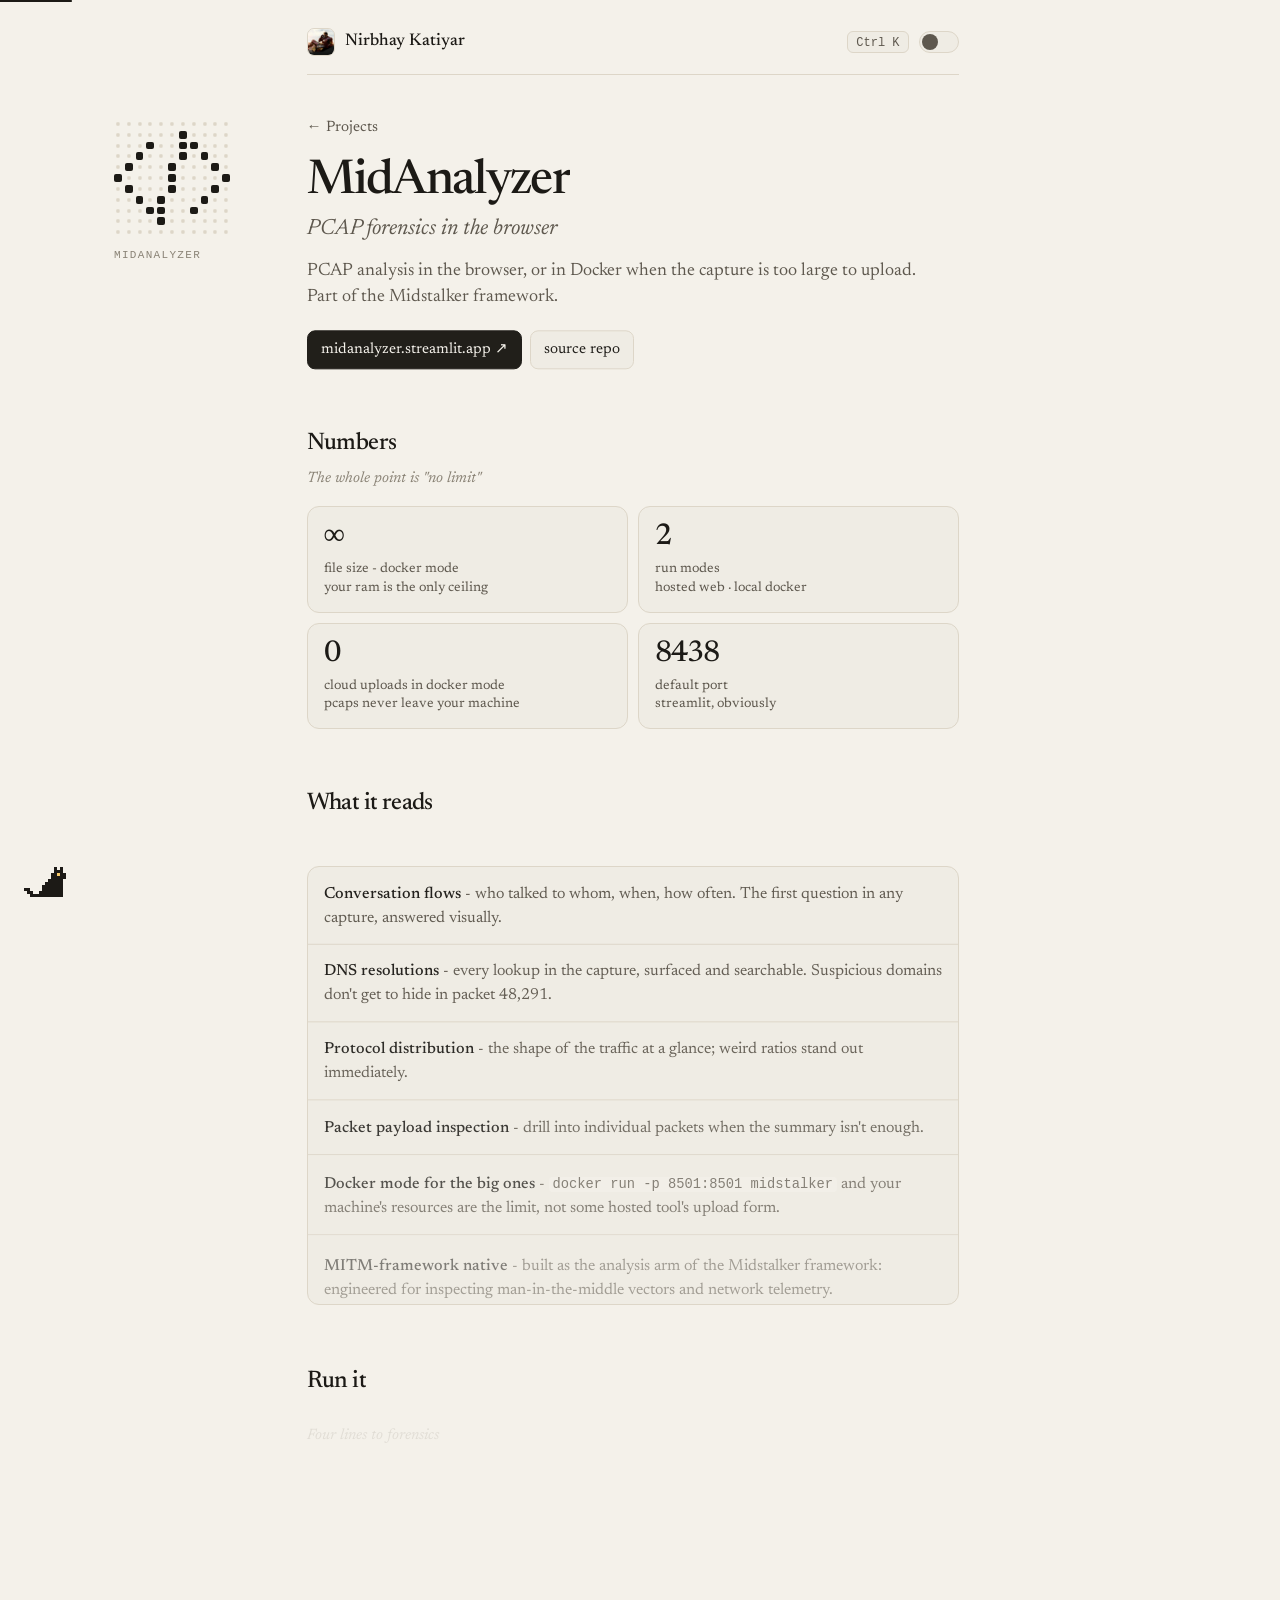
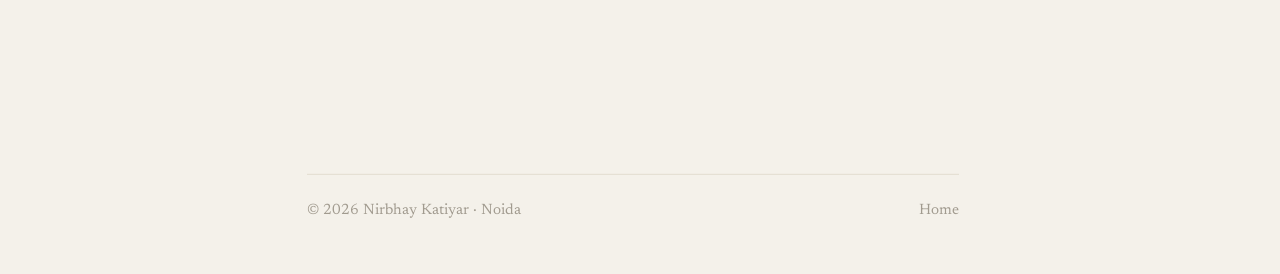
<file: midanalyzer.html>
<!DOCTYPE html>
<html lang="en">
<head>
<meta charset="UTF-8">
<meta name="viewport" content="width=device-width, initial-scale=1.0">
<title>MidAnalyzer - Nirbhay Katiyar</title>
<meta name="description" content="MidAnalyzer - browser & Docker based PCAP network forensics analyzer without file-size limits. Part of the Midstalker MITM security framework.">
<link rel="icon" href="favicon.svg" type="image/svg+xml">
<meta property="og:type" content="website">
<meta property="og:title" content="MidAnalyzer - Nirbhay Katiyar">
<meta property="og:description" content="MidAnalyzer - browser & Docker based PCAP network forensics analyzer without file-size limits. Part of the Midstalker MITM security framework.">
<meta property="og:image" content="https://nirbhay.me/assets/og.png?v=2">
<meta property="og:image:width" content="1200">
<meta property="og:image:height" content="630">
<meta name="twitter:card" content="summary_large_image">
<link rel="preconnect" href="https://fonts.googleapis.com">
<link rel="preconnect" href="https://fonts.gstatic.com" crossorigin>
<link href="https://fonts.googleapis.com/css2?family=Newsreader:ital,opsz,wght@0,6..72,400;0,6..72,500;1,6..72,400&display=swap" rel="stylesheet">
<link rel="stylesheet" href="assets/style.css?v=6b807eea">
<script>
try {
  var t = localStorage.getItem('nk-theme');
  if (t === 'dark')
    document.documentElement.classList.add('dark');
} catch (e) {}
if (window.matchMedia && !matchMedia('(prefers-reduced-motion: reduce)').matches) {
  document.documentElement.classList.add('m-js');
  setTimeout(function () { if (!window.__mOk) document.documentElement.classList.remove('m-js'); }, 2500);
}
</script>

</head>
<body class="proj">

<div class="h-col">
<header class="p-bar">
  <a class="p-home" href="index.html"><img src="assets/img/avatar.jpg" alt="" width="28" height="28">Nirbhay Katiyar</a>
  <div class="h-tools">
    <button class="h-k" id="kOpen" type="button" aria-label="Open command palette"><kbd>Ctrl K</kbd></button>
    <button class="theme-sw" id="themeSw" type="button" aria-label="Switch color theme"></button>
  </div>
</header>

<div class="dhead">
  <div class="wrap">
    <a class="back" href="projects.html">← Projects</a>
    <h1>MidAnalyzer <span class="g">PCAP forensics in the browser</span></h1>
    <p class="tagline">PCAP analysis in the browser, or in Docker when the capture is too large to upload. Part of the Midstalker framework.</p>
    <div class="dlinks">
      <a class="btn solid" href="https://midanalyzer.streamlit.app" target="_blank" rel="noopener">midanalyzer.streamlit.app ↗</a>
      <a class="btn line" href="https://github.com/err0rgod/midanalyzer" target="_blank" rel="noopener">source repo</a>
    </div>
  </div>
</div>

<main class="wrap">

  <!-- ============ NUMBERS ============ -->
  <div class="dsec">
    <h2>Numbers</h2>
    <p class="dsub">The whole point is "no limit"</p>
    <div class="statboxes">
      <div class="sbox a"><div class="n">∞</div><div class="l">FILE SIZE - DOCKER MODE<br>your ram is the only ceiling</div></div>
      <div class="sbox"><div class="n">2</div><div class="l">RUN MODES<br>hosted web · local docker</div></div>
      <div class="sbox b"><div class="n">0</div><div class="l">CLOUD UPLOADS IN DOCKER MODE<br>pcaps never leave your machine</div></div>
      <div class="sbox p"><div class="n">8501</div><div class="l">DEFAULT PORT<br>streamlit, obviously</div></div>
    </div>
  </div>

  <!-- ============ FEATURES ============ -->
  <div class="dsec">
    <h2>What it reads</h2>
    <p class="dsub">Wireshark answers, browser ergonomics</p>
    <ul class="feat">
      <li><b>Conversation flows</b> - who talked to whom, when, how often. The first question in any capture, answered visually.</li>
      <li><b>DNS resolutions</b> - every lookup in the capture, surfaced and searchable. Suspicious domains don't get to hide in packet 48,291.</li>
      <li><b>Protocol distribution</b> - the shape of the traffic at a glance; weird ratios stand out immediately.</li>
      <li><b>Packet payload inspection</b> - drill into individual packets when the summary isn't enough.</li>
      <li><b>Docker mode for the big ones</b> - <code>docker run -p 8501:8501 midstalker</code> and your machine's resources are the limit, not some hosted tool's upload form.</li>
      <li><b>MITM-framework native</b> - built as the analysis arm of the Midstalker framework: engineered for inspecting man-in-the-middle vectors and network telemetry.</li>
    </ul>
  </div>

  <!-- ============ CODE ============ -->
  <div class="dsec">
    <h2>Run it</h2>
    <p class="dsub">Four lines to forensics</p>
    <pre class="code">git clone https://github.com/err0rgod/midanalyzer.git
<span class="k">cd</span> midanalyzer
docker build -t midstalker .
docker run -p <span class="n">8501</span>:8501 midstalker
<span class="c"># → http://localhost:8501 - feed it a pcap</span></pre>
  </div>

  <div class="dsec p-next">
    <div class="dlinks">
      <a class="btn solid" href="blackwidow.html">blackwidow</a>
      <a class="btn line" href="projects.html">Projects</a>
    </div>
  </div>

</main>

<footer class="h-foot">
  <span>© 2026 Nirbhay Katiyar · Noida</span>
  <a href="index.html">Home</a>
</footer>
</div>

<script src="assets/site.js?v=932088d8"></script>
<script src="assets/cmdk.js?v=eb5fa84e"></script>
<script src="assets/vendor/anime.umd.min.js?v=4.5.0"></script>
<script src="assets/motion.js?v=ef8c6bb3"></script>
<script src="assets/sign.js?v=d46a797c"></script>
<script src="assets/pet.js?v=a736d54f"></script>
</body>
</html>
</file>
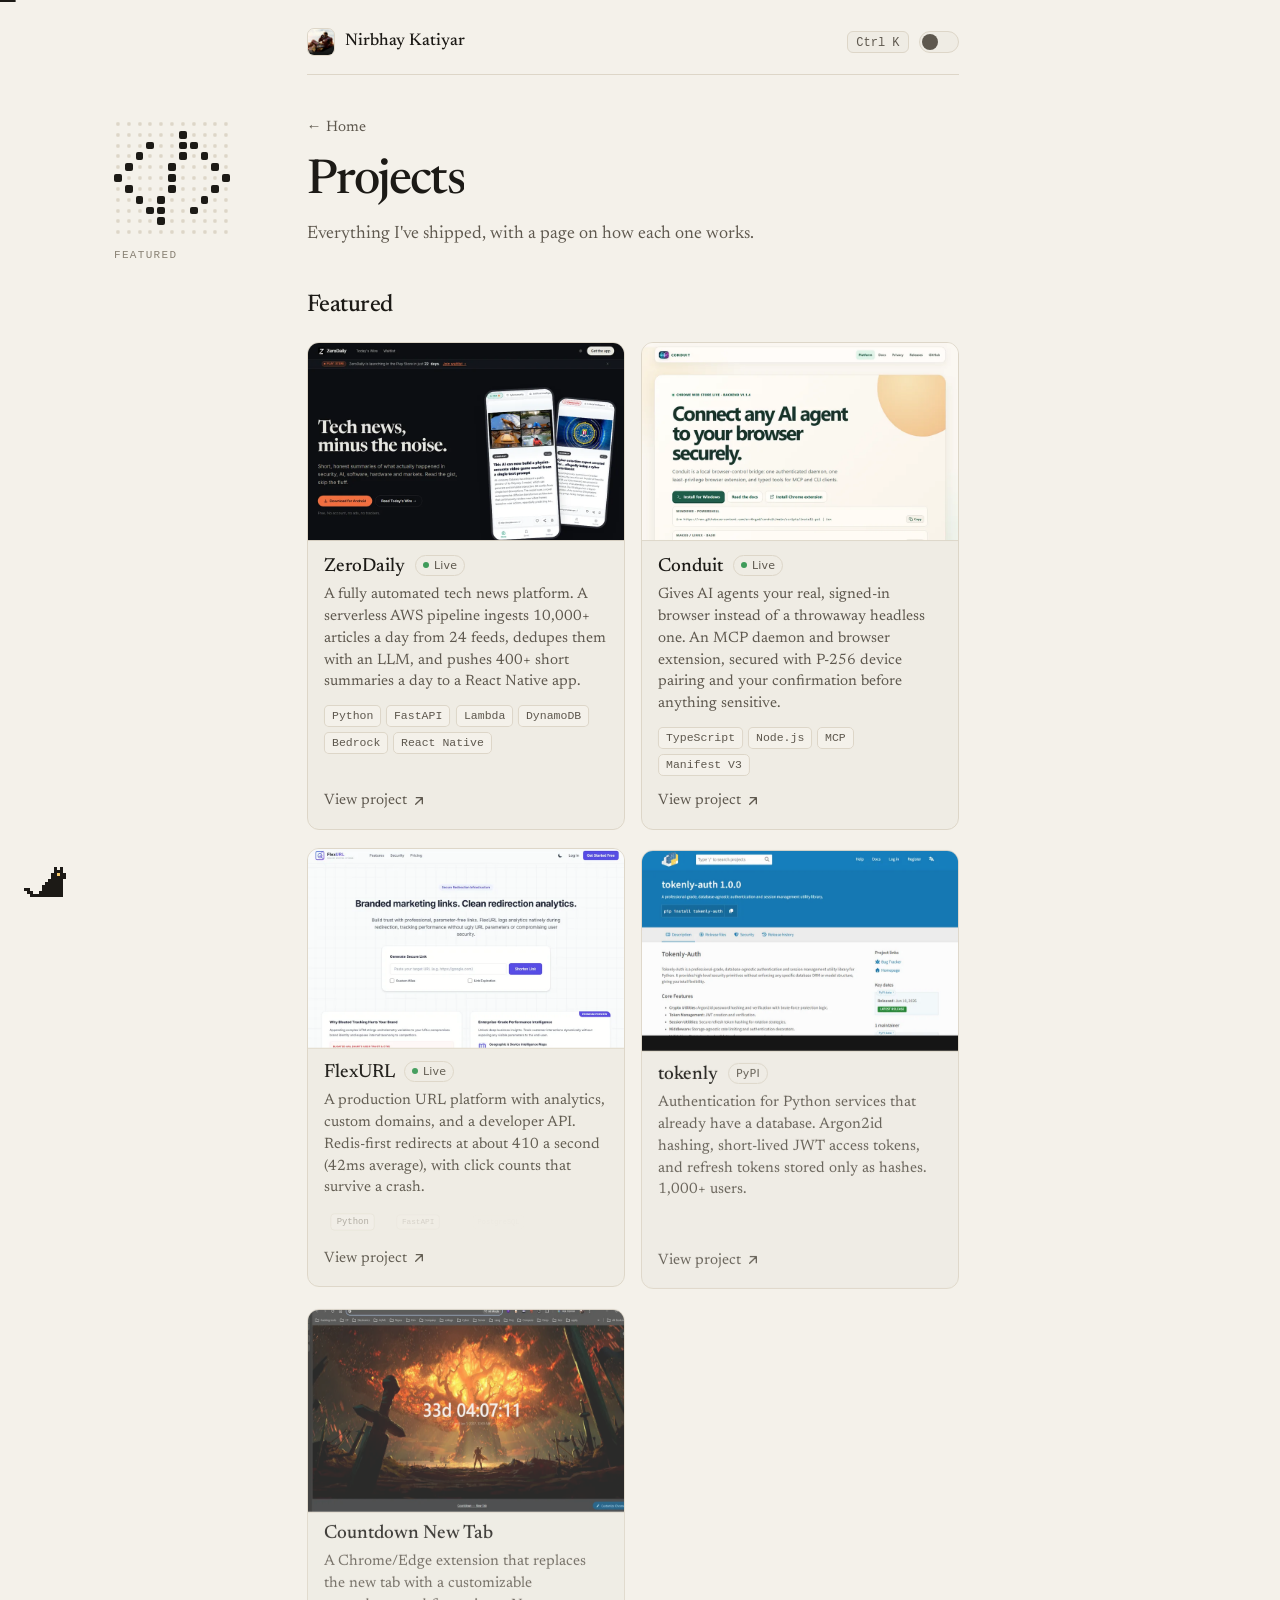
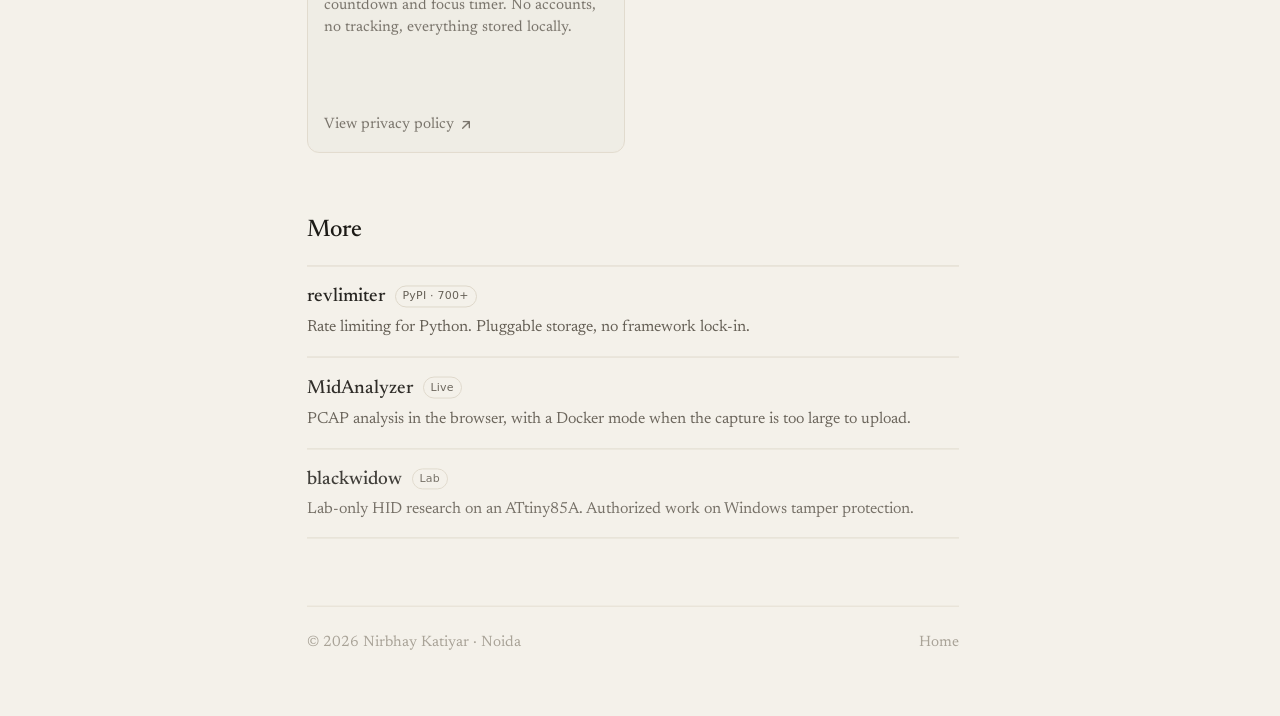
<file: other.html>
<!DOCTYPE html>
<html lang="en">
<head>
<meta charset="UTF-8">
<meta http-equiv="refresh" content="0; url=projects.html">
<link rel="canonical" href="https://nirbhay.me/projects.html">
<title>Projects - Nirbhay Katiyar</title>
<script>location.replace("projects.html");</script>
</head>
<body>
<p><a href="projects.html">Projects</a></p>
</body>
</html>
</file>
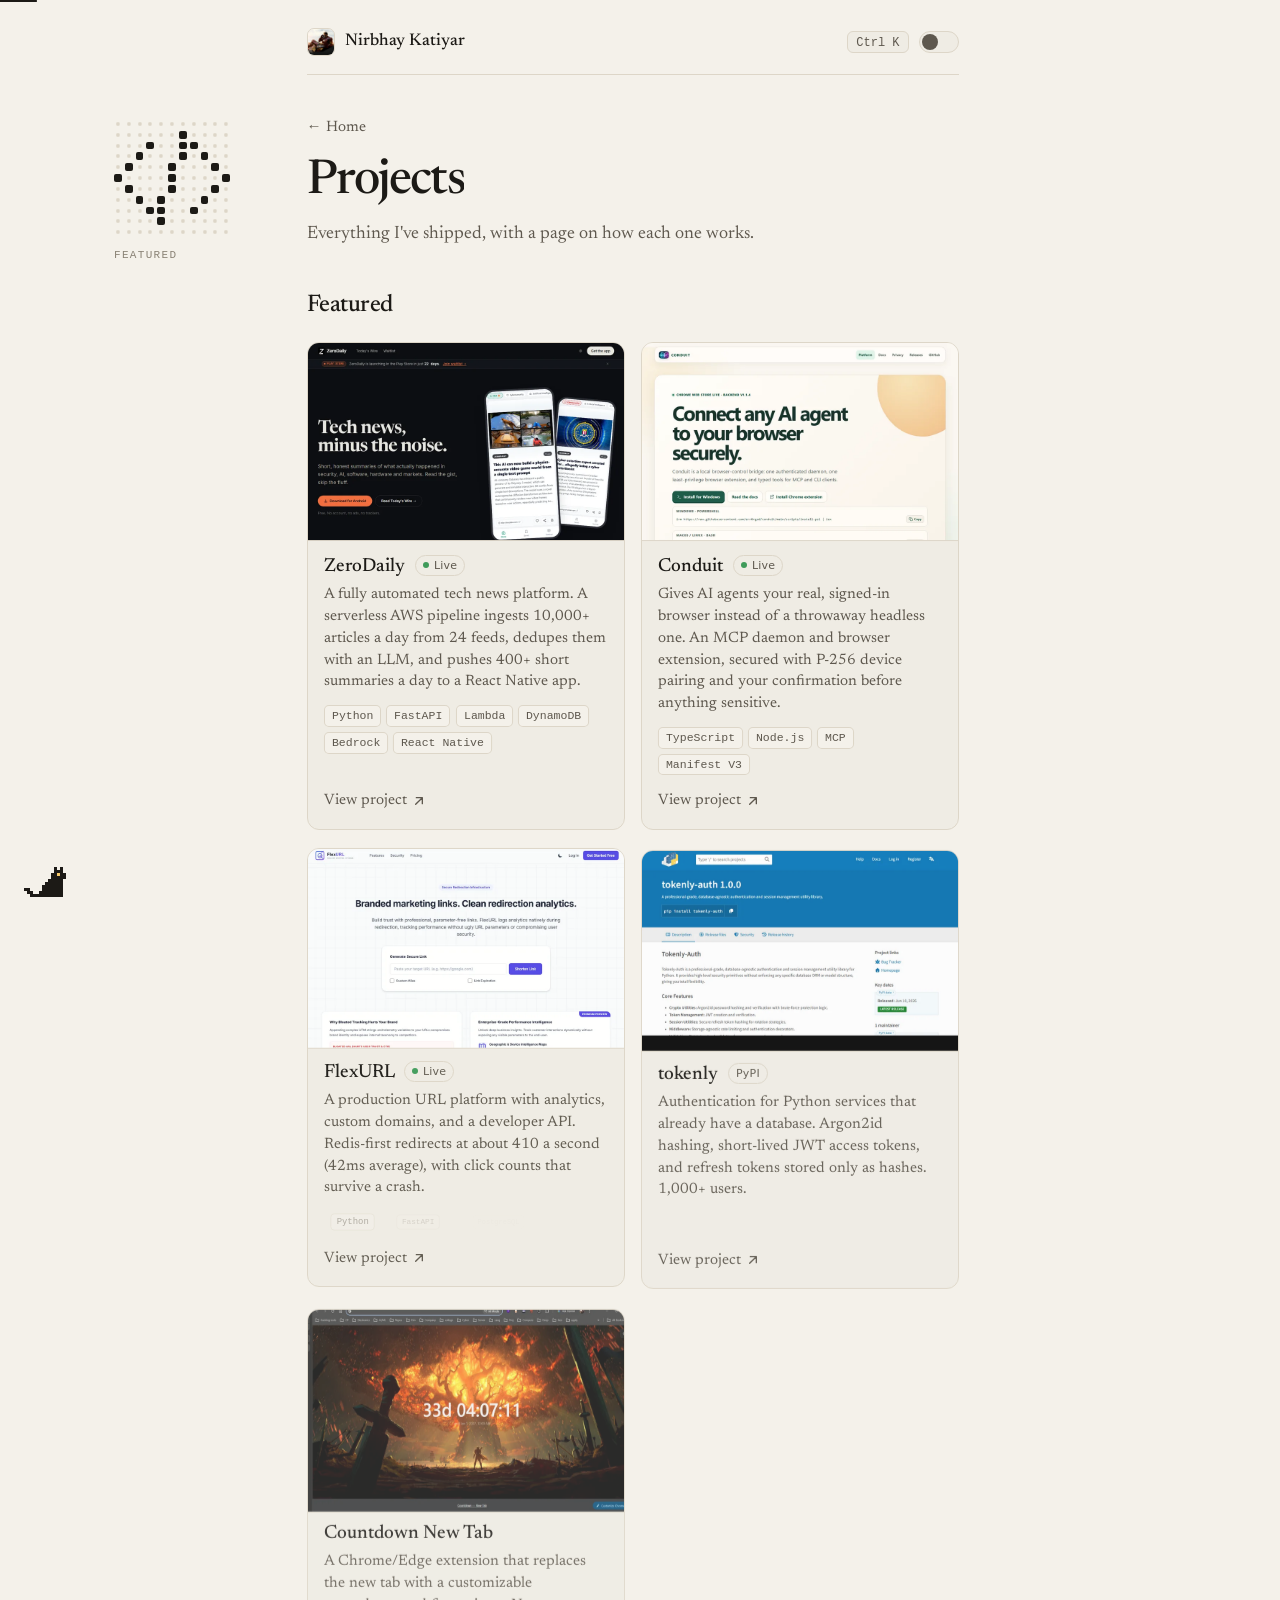
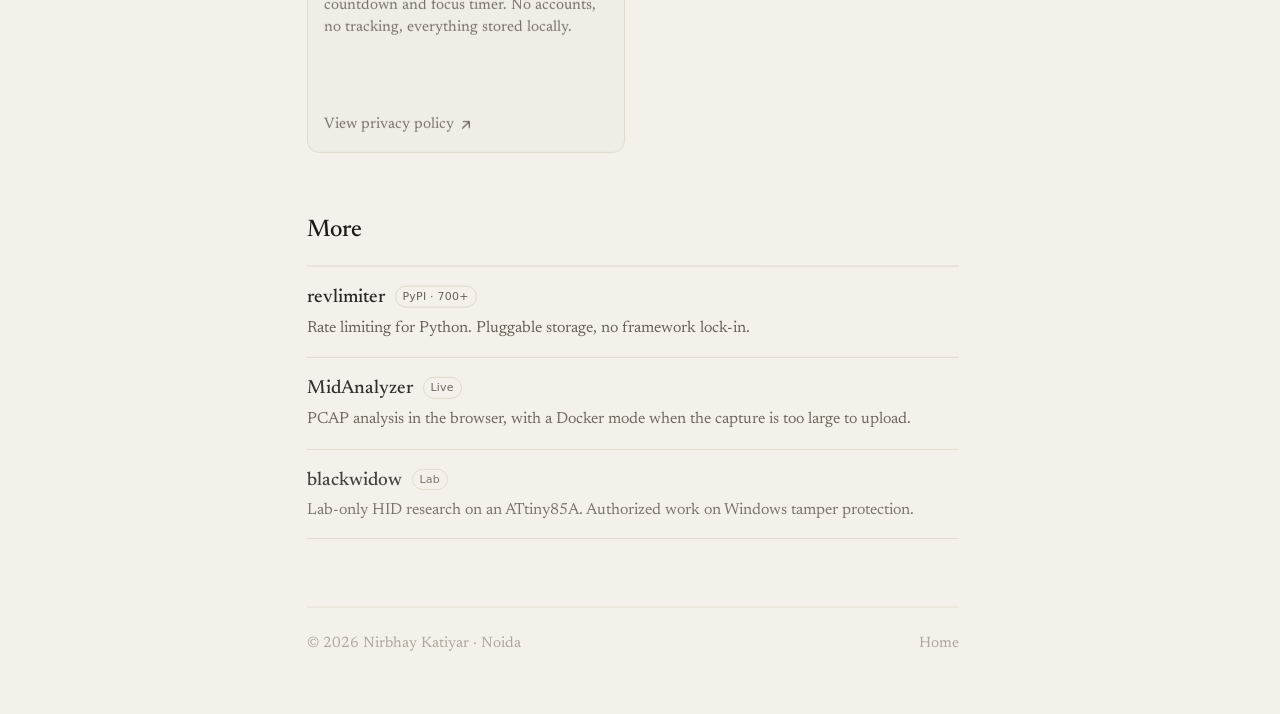
<file: projects.html>
<!DOCTYPE html>
<html lang="en">
<head>
<meta charset="UTF-8">
<meta name="viewport" content="width=device-width, initial-scale=1.0">
<title>Projects - Nirbhay Katiyar</title>
<meta name="description" content="All projects by Nirbhay Katiyar: ZeroDaily, Conduit, FlexURL, tokenly, revlimiter, MidAnalyzer, and blackwidow.">
<link rel="canonical" href="https://nirbhay.me/projects.html">
<link rel="icon" href="favicon.svg" type="image/svg+xml">
<meta property="og:type" content="website">
<meta property="og:title" content="Projects - Nirbhay Katiyar">
<meta property="og:description" content="All projects by Nirbhay Katiyar: ZeroDaily, Conduit, FlexURL, tokenly, revlimiter, MidAnalyzer, and blackwidow.">
<meta property="og:url" content="https://nirbhay.me/projects.html">
<meta property="og:image" content="https://nirbhay.me/assets/og.png?v=2">
<meta property="og:image:width" content="1200">
<meta property="og:image:height" content="630">
<meta name="twitter:card" content="summary_large_image">
<link rel="preconnect" href="https://fonts.googleapis.com">
<link rel="preconnect" href="https://fonts.gstatic.com" crossorigin>
<link href="https://fonts.googleapis.com/css2?family=Newsreader:ital,opsz,wght@0,6..72,400;0,6..72,500;1,6..72,400&display=swap" rel="stylesheet">
<link rel="stylesheet" href="assets/style.css?v=6b807eea">
<script>
try {
  var t = localStorage.getItem('nk-theme');
  if (t === 'dark')
    document.documentElement.classList.add('dark');
} catch (e) {}
if (window.matchMedia && !matchMedia('(prefers-reduced-motion: reduce)').matches) {
  document.documentElement.classList.add('m-js');
  setTimeout(function () { if (!window.__mOk) document.documentElement.classList.remove('m-js'); }, 2500);
}
</script>
</head>
<body class="proj">

<svg width="0" height="0" style="position:absolute" aria-hidden="true">
  <symbol id="i-gh" viewBox="0 0 16 16"><path fill="currentColor" d="M8 0C3.58 0 0 3.58 0 8c0 3.54 2.29 6.53 5.47 7.59.4.07.55-.17.55-.38 0-.19-.01-.82-.01-1.49-2.01.37-2.53-.49-2.69-.94-.09-.23-.48-.94-.82-1.13-.28-.15-.68-.52-.01-.53.63-.01 1.08.58 1.23.82.72 1.21 1.87.87 2.33.66.07-.52.28-.87.51-1.07-1.78-.2-3.64-.89-3.64-3.95 0-.87.31-1.59.82-2.15-.08-.2-.36-1.02.08-2.12 0 0 .67-.21 2.2.82.64-.18 1.32-.27 2-.27.68 0 1.36.09 2 .27 1.53-1.04 2.2-.82 2.2-.82.44 1.1.16 1.92.08 2.12.51.56.82 1.27.82 2.15 0 3.07-1.87 3.75-3.65 3.95.29.25.54.73.54 1.48 0 1.07-.01 1.93-.01 2.2 0 .21.15.46.55.38A8.01 8.01 0 0 0 16 8c0-4.42-3.58-8-8-8z"/></symbol>
  <symbol id="i-x" viewBox="0 0 24 24"><path fill="currentColor" d="M18.24 2.25h3.31l-7.23 8.26 8.5 11.24h-6.65l-5.21-6.82-5.97 6.82H1.68l7.73-8.84L1.25 2.25h6.83l4.71 6.23zm-1.16 17.52h1.83L7.08 4.13H5.12z"/></symbol>
  <symbol id="i-in" viewBox="0 0 24 24"><path fill="currentColor" d="M20.45 20.45h-3.56v-5.57c0-1.33-.02-3.04-1.85-3.04-1.85 0-2.14 1.45-2.14 2.94v5.67H9.35V9h3.41v1.56h.05c.48-.9 1.64-1.85 3.37-1.85 3.6 0 4.27 2.37 4.27 5.46v6.28zM5.34 7.43a2.06 2.06 0 1 1 0-4.13 2.06 2.06 0 0 1 0 4.13zM7.12 20.45H3.56V9h3.56v11.45zM22.22 0H1.77C.79 0 0 .77 0 1.73v20.54C0 23.23.79 24 1.77 24h20.45c.98 0 1.78-.77 1.78-1.73V1.73C24 .77 23.2 0 22.22 0z"/></symbol>
  <symbol id="i-md" viewBox="0 0 24 24"><g fill="currentColor"><ellipse cx="6.5" cy="12" rx="6.5" ry="7"/><ellipse cx="17.4" cy="12" rx="3.2" ry="6.6"/><ellipse cx="22.6" cy="12" rx="1.2" ry="6"/></g></symbol>
  <symbol id="i-mail" viewBox="0 0 24 24"><g fill="none" stroke="currentColor" stroke-width="1.8" stroke-linecap="round" stroke-linejoin="round"><rect x="3" y="5" width="18" height="14" rx="2"/><path d="m3 7 9 6 9-6"/></g></symbol>
  <symbol id="i-doc" viewBox="0 0 24 24"><g fill="none" stroke="currentColor" stroke-width="1.8" stroke-linecap="round" stroke-linejoin="round"><path d="M14 3H7a2 2 0 0 0-2 2v14a2 2 0 0 0 2 2h10a2 2 0 0 0 2-2V8z"/><path d="M14 3v5h5M9 13h6M9 17h6"/></g></symbol>
  <symbol id="i-arrow" viewBox="0 0 24 24"><path fill="none" stroke="currentColor" stroke-width="2" stroke-linecap="round" stroke-linejoin="round" d="M7 17 17 7M8 7h9v9"/></symbol>
  <symbol id="i-chev" viewBox="0 0 24 24"><path fill="none" stroke="currentColor" stroke-width="2" stroke-linecap="round" stroke-linejoin="round" d="m6 9 6 6 6-6"/></symbol>
</svg>

<div class="h-col">
<header class="p-bar">
  <a class="p-home" href="index.html"><img src="assets/img/avatar.jpg" alt="" width="28" height="28">Nirbhay Katiyar</a>
  <div class="h-tools">
    <button class="h-k" id="kOpen" type="button" aria-label="Open command palette"><kbd>Ctrl K</kbd></button>
    <button class="theme-sw" id="themeSw" type="button" aria-label="Switch color theme"></button>
  </div>
</header>

<div class="dhead">
  <a class="back" href="index.html">← Home</a>
  <h1>Projects</h1>
  <p class="tagline">Everything I've shipped, with a page on how each one works.</p>
</div>

<section class="h-sec p-first">
  <h2>Featured</h2>
  <div class="h-cards">
    <a class="h-card" href="zerodaily.html">
      <img src="assets/img/zerodaily.webp" alt="zerodaily.in home page" width="880" height="550" loading="lazy">
      <div class="h-cardbody">
        <p class="h-cardtitle">ZeroDaily <span class="h-status live">Live</span></p>
        <p>A fully automated tech news platform. A serverless AWS pipeline ingests 10,000+ articles a day from 24 feeds, dedupes them with an LLM, and pushes 400+ short summaries a day to a React Native app.</p>
        <p class="h-stack"><span>Python</span><span>FastAPI</span><span>Lambda</span><span>DynamoDB</span><span>Bedrock</span><span>React Native</span></p>
        <span class="h-more">View project <svg><use href="#i-arrow"/></svg></span>
      </div>
    </a>
    <a class="h-card" href="conduit.html">
      <img src="assets/img/conduit.webp" alt="conduit.nirbhay.me home page" width="880" height="550" loading="lazy">
      <div class="h-cardbody">
        <p class="h-cardtitle">Conduit <span class="h-status live">Live</span></p>
        <p>Gives AI agents your real, signed-in browser instead of a throwaway headless one. An MCP daemon and browser extension, secured with P-256 device pairing and your confirmation before anything sensitive.</p>
        <p class="h-stack"><span>TypeScript</span><span>Node.js</span><span>MCP</span><span>Manifest V3</span></p>
        <span class="h-more">View project <svg><use href="#i-arrow"/></svg></span>
      </div>
    </a>
    <a class="h-card" href="flexurl.html">
      <img src="assets/img/flexurl.webp" alt="flexurl.app home page" width="880" height="550" loading="lazy">
      <div class="h-cardbody">
        <p class="h-cardtitle">FlexURL <span class="h-status live">Live</span></p>
        <p>A production URL platform with analytics, custom domains, and a developer API. Redis-first redirects at about 410 a second (42ms average), with click counts that survive a crash.</p>
        <p class="h-stack"><span>Python</span><span>FastAPI</span><span>PostgreSQL</span><span>Redis</span></p>
        <span class="h-more">View project <svg><use href="#i-arrow"/></svg></span>
      </div>
    </a>
    <a class="h-card" href="tokenly.html">
      <img src="assets/img/tokenly.webp" alt="tokenly-auth on PyPI" width="880" height="550" loading="lazy">
      <div class="h-cardbody">
        <p class="h-cardtitle">tokenly <span class="h-status">PyPI</span></p>
        <p>Authentication for Python services that already have a database. Argon2id hashing, short-lived JWT access tokens, and refresh tokens stored only as hashes. 1,000+ users.</p>
        <p class="h-stack"><span>Python</span><span>Argon2</span><span>JWT</span></p>
        <span class="h-more">View project <svg><use href="#i-arrow"/></svg></span>
      </div>
    </a>
    <a class="h-card" href="countdown-privacy.html">
      <img src="assets/img/countdown.webp" alt="Countdown new tab page" width="880" height="550" loading="lazy">
      <div class="h-cardbody">
        <p class="h-cardtitle">Countdown New Tab</p>
        <p>A Chrome/Edge extension that replaces the new tab with a customizable countdown and focus timer. No accounts, no tracking, everything stored locally.</p>
        <p class="h-stack"><span>Manifest V3</span><span>Vanilla JS</span><span>Privacy-first</span></p>
        <span class="h-more">View privacy policy <svg><use href="#i-arrow"/></svg></span>
      </div>
    </a>
</section>

<section class="h-sec">
  <h2>More</h2>
  <div class="h-list">
    <a class="h-row" href="revlimiter.html">
      <p class="h-rowtitle">revlimiter <span class="h-tag">PyPI · 700+</span></p>
      <p>Rate limiting for Python. Pluggable storage, no framework lock-in.</p>
    </a>
    <a class="h-row" href="midanalyzer.html">
      <p class="h-rowtitle">MidAnalyzer <span class="h-tag">Live</span></p>
      <p>PCAP analysis in the browser, with a Docker mode when the capture is too large to upload.</p>
    </a>
    <a class="h-row" href="blackwidow.html">
      <p class="h-rowtitle">blackwidow <span class="h-tag">Lab</span></p>
      <p>Lab-only HID research on an ATtiny85A. Authorized work on Windows tamper protection.</p>
    </a>
  </div>
</section>

<footer class="h-foot">
  <span>© 2026 Nirbhay Katiyar · Noida</span>
  <a href="index.html">Home</a>
</footer>
</div>

<script src="assets/site.js?v=932088d8"></script>
<script src="assets/cmdk.js?v=eb5fa84e"></script>
<script src="assets/vendor/anime.umd.min.js?v=4.5.0"></script>
<script src="assets/motion.js?v=ef8c6bb3"></script>
<script src="assets/sign.js?v=d46a797c"></script>
<script src="assets/pet.js?v=a736d54f"></script>
</body>
</html>
</file>
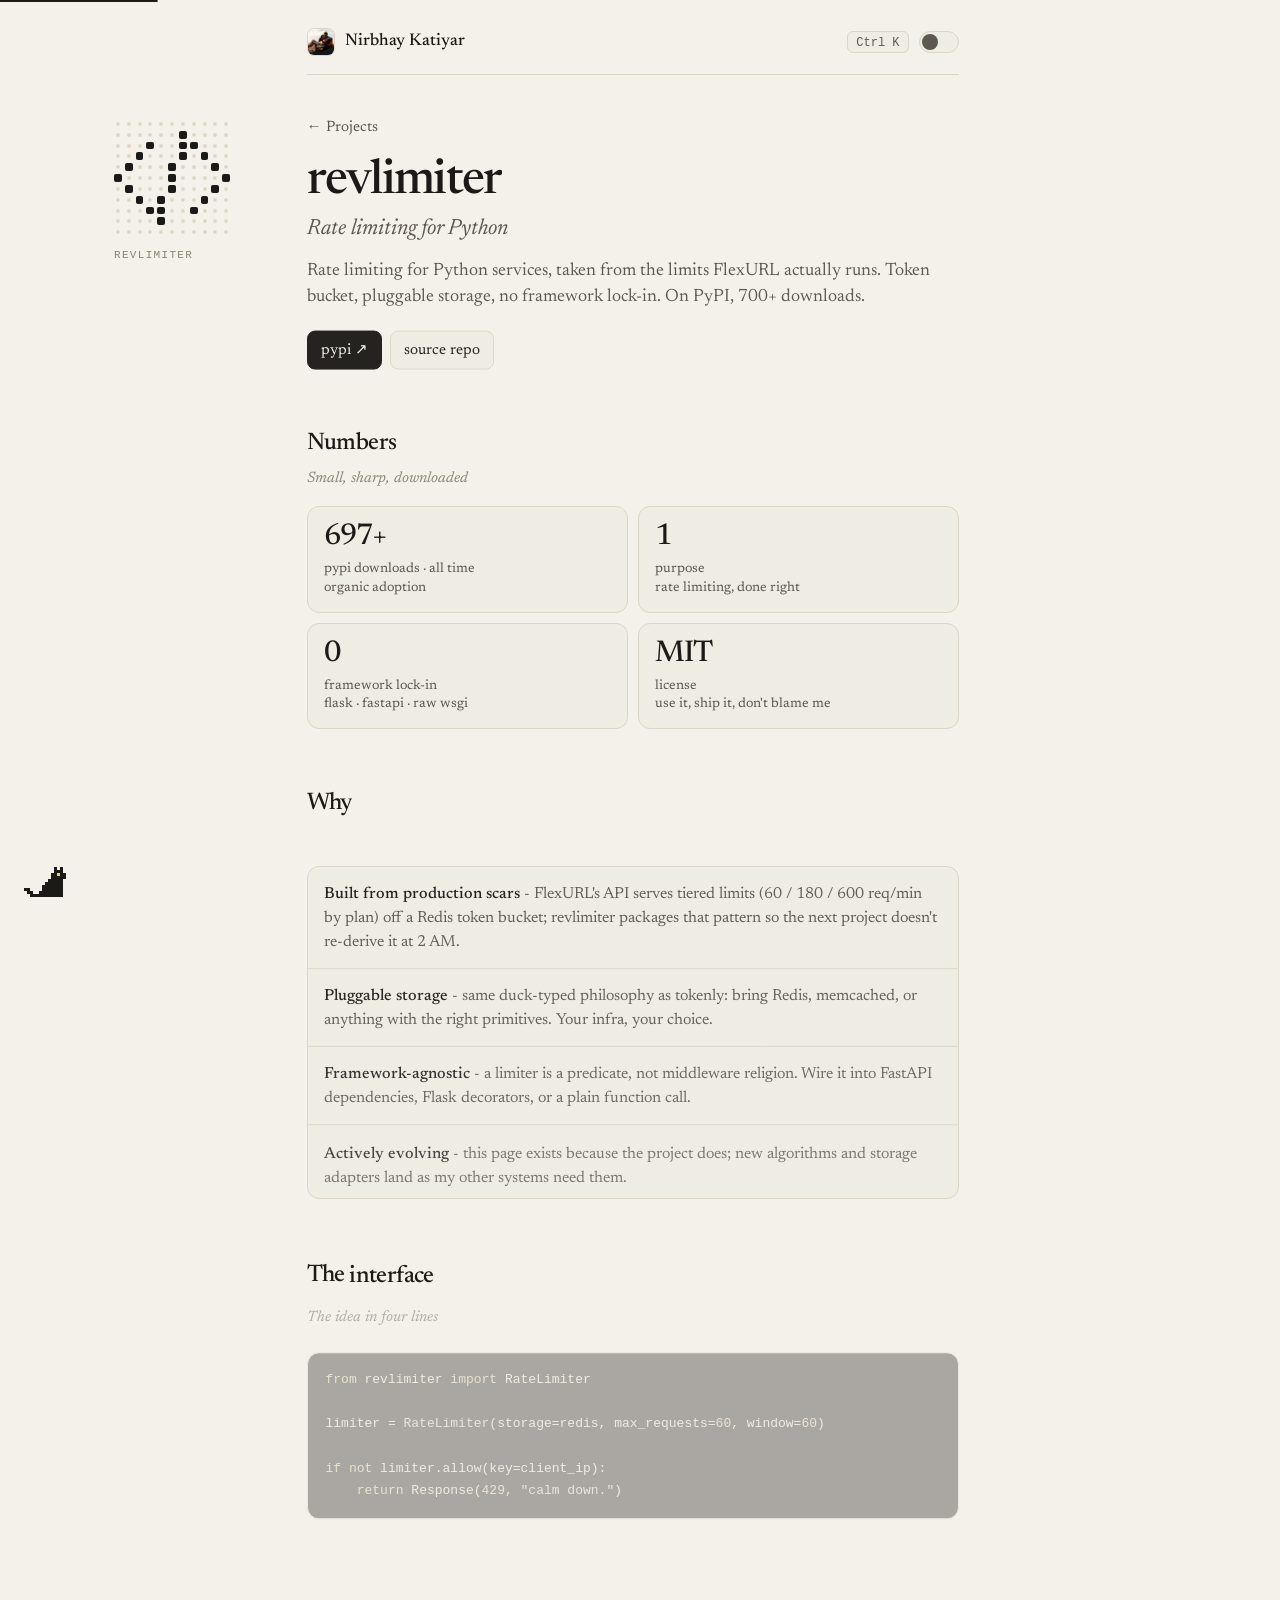
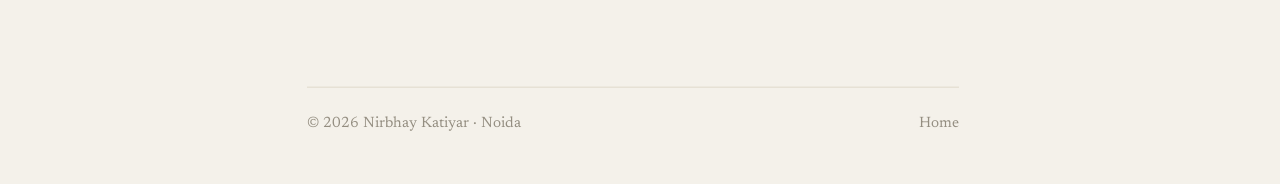
<file: revlimiter.html>
<!DOCTYPE html>
<html lang="en">
<head>
<meta charset="UTF-8">
<meta name="viewport" content="width=device-width, initial-scale=1.0">
<title>revlimiter - Nirbhay Katiyar</title>
<meta name="description" content="revlimiter - rate-limiting library for Python services on PyPI, 700+ all-time downloads.">
<link rel="icon" href="favicon.svg" type="image/svg+xml">
<meta property="og:type" content="website">
<meta property="og:title" content="revlimiter - Nirbhay Katiyar">
<meta property="og:description" content="revlimiter - rate-limiting library for Python services on PyPI, 700+ all-time downloads.">
<meta property="og:image" content="https://nirbhay.me/assets/og.png?v=2">
<meta property="og:image:width" content="1200">
<meta property="og:image:height" content="630">
<meta name="twitter:card" content="summary_large_image">
<link rel="preconnect" href="https://fonts.googleapis.com">
<link rel="preconnect" href="https://fonts.gstatic.com" crossorigin>
<link href="https://fonts.googleapis.com/css2?family=Newsreader:ital,opsz,wght@0,6..72,400;0,6..72,500;1,6..72,400&display=swap" rel="stylesheet">
<link rel="stylesheet" href="assets/style.css?v=6b807eea">
<script>
try {
  var t = localStorage.getItem('nk-theme');
  if (t === 'dark')
    document.documentElement.classList.add('dark');
} catch (e) {}
if (window.matchMedia && !matchMedia('(prefers-reduced-motion: reduce)').matches) {
  document.documentElement.classList.add('m-js');
  setTimeout(function () { if (!window.__mOk) document.documentElement.classList.remove('m-js'); }, 2500);
}
</script>

</head>
<body class="proj">

<div class="h-col">
<header class="p-bar">
  <a class="p-home" href="index.html"><img src="assets/img/avatar.jpg" alt="" width="28" height="28">Nirbhay Katiyar</a>
  <div class="h-tools">
    <button class="h-k" id="kOpen" type="button" aria-label="Open command palette"><kbd>Ctrl K</kbd></button>
    <button class="theme-sw" id="themeSw" type="button" aria-label="Switch color theme"></button>
  </div>
</header>

<div class="dhead">
  <div class="wrap">
    <a class="back" href="projects.html">← Projects</a>
    <h1>revlimiter <span class="g">Rate limiting for Python</span></h1>
    <p class="tagline">Rate limiting for Python services, taken from the limits FlexURL actually runs. Token bucket, pluggable storage, no framework lock-in. On PyPI, 700+ downloads.</p>
    <div class="dlinks">
      <a class="btn solid" href="https://pypi.org/project/revlimiter/" target="_blank" rel="noopener">pypi ↗</a>
      <a class="btn line" href="https://github.com/err0rgod/revlimiter" target="_blank" rel="noopener">source repo</a>
    </div>
  </div>
</div>

<main class="wrap">

  <!-- ============ NUMBERS ============ -->
  <div class="dsec">
    <h2>Numbers</h2>
    <p class="dsub">Small, sharp, downloaded</p>
    <div class="statboxes">
      <div class="sbox p"><div class="n">700<em>+</em></div><div class="l">PYPI DOWNLOADS · ALL TIME<br>organic adoption</div></div>
      <div class="sbox"><div class="n">1</div><div class="l">PURPOSE<br>rate limiting, done right</div></div>
      <div class="sbox b"><div class="n">0</div><div class="l">FRAMEWORK LOCK-IN<br>flask · fastapi · raw wsgi</div></div>
      <div class="sbox a"><div class="n">MIT</div><div class="l">LICENSE<br>use it, ship it, don't blame me</div></div>
    </div>
  </div>

  <!-- ============ WHY ============ -->
  <div class="dsec">
    <h2>Why</h2>
    <p class="dsub">Every production service eventually needs a bouncer</p>
    <ul class="feat">
      <li><b>Built from production scars</b> - FlexURL's API serves tiered limits (60 / 180 / 600 req/min by plan) off a Redis token bucket; revlimiter packages that pattern so the next project doesn't re-derive it at 2 AM.</li>
      <li><b>Pluggable storage</b> - same duck-typed philosophy as tokenly: bring Redis, memcached, or anything with the right primitives. Your infra, your choice.</li>
      <li><b>Framework-agnostic</b> - a limiter is a predicate, not middleware religion. Wire it into FastAPI dependencies, Flask decorators, or a plain function call.</li>
      <li><b>Actively evolving</b> - this page exists because the project does; new algorithms and storage adapters land as my other systems need them.</li>
    </ul>
  </div>

  <!-- ============ CODE ============ -->
  <div class="dsec">
    <h2>The interface</h2>
    <p class="dsub">The idea in four lines</p>
    <pre class="code"><span class="k">from</span> revlimiter <span class="k">import</span> RateLimiter

limiter = <span class="s">RateLimiter</span>(storage=redis, max_requests=<span class="n">60</span>, window=<span class="n">60</span>)

<span class="k">if not</span> limiter.allow(key=client_ip):
    <span class="k">return</span> Response(<span class="n">429</span>, <span class="s">"calm down."</span>)</pre>
  </div>

  <div class="dsec p-next">
    <div class="dlinks">
      <a class="btn solid" href="midanalyzer.html">MidAnalyzer</a>
      <a class="btn line" href="projects.html">Projects</a>
    </div>
  </div>

</main>

<footer class="h-foot">
  <span>© 2026 Nirbhay Katiyar · Noida</span>
  <a href="index.html">Home</a>
</footer>
</div>

<script src="assets/site.js?v=932088d8"></script>
<script src="assets/cmdk.js?v=eb5fa84e"></script>
<script src="assets/vendor/anime.umd.min.js?v=4.5.0"></script>
<script src="assets/motion.js?v=ef8c6bb3"></script>
<script src="assets/sign.js?v=d46a797c"></script>
<script src="assets/pet.js?v=a736d54f"></script>
</body>
</html>
</file>
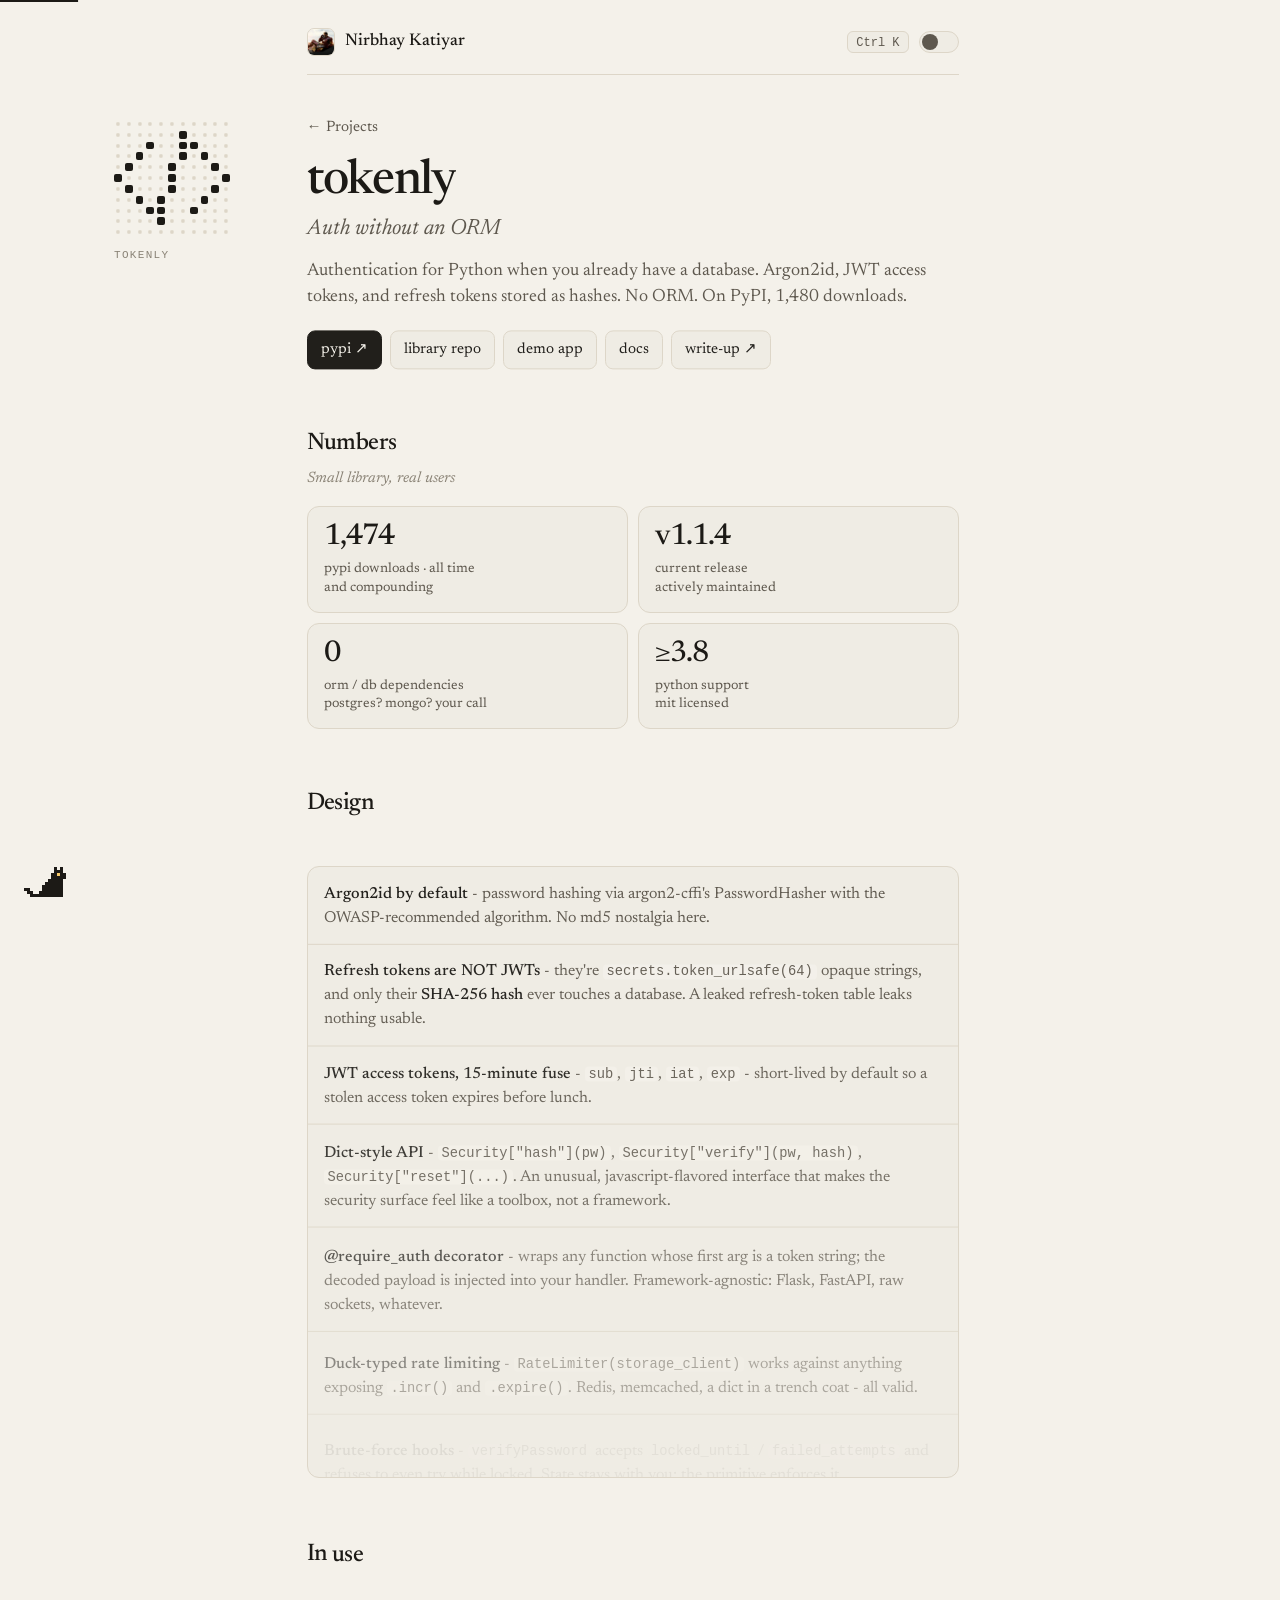
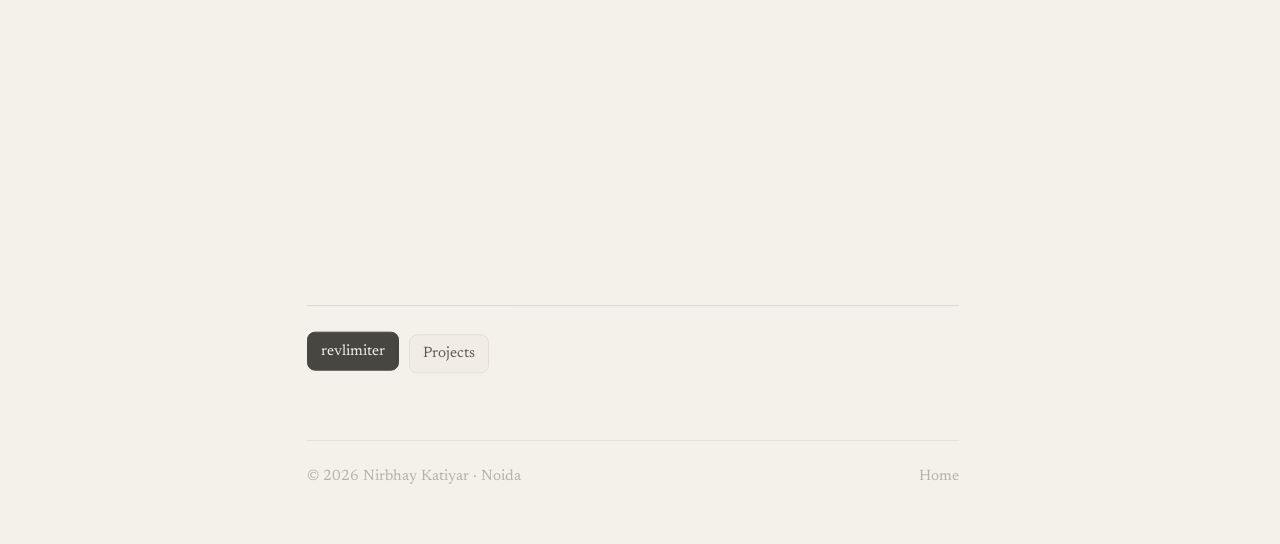
<file: tokenly.html>
<!DOCTYPE html>
<html lang="en">
<head>
<meta charset="UTF-8">
<meta name="viewport" content="width=device-width, initial-scale=1.0">
<title>tokenly - Nirbhay Katiyar</title>
<meta name="description" content="tokenly-auth - database-agnostic Python authentication library on PyPI. Argon2id, JWT access tokens, opaque refresh tokens, 1,480 all-time downloads.">
<link rel="icon" href="favicon.svg" type="image/svg+xml">
<meta property="og:type" content="website">
<meta property="og:title" content="tokenly - Nirbhay Katiyar">
<meta property="og:description" content="tokenly-auth - database-agnostic Python authentication library on PyPI. Argon2id, JWT access tokens, opaque refresh tokens, 1,480 all-time downloads.">
<meta property="og:image" content="https://nirbhay.me/assets/og.png?v=2">
<meta property="og:image:width" content="1200">
<meta property="og:image:height" content="630">
<meta name="twitter:card" content="summary_large_image">
<link rel="preconnect" href="https://fonts.googleapis.com">
<link rel="preconnect" href="https://fonts.gstatic.com" crossorigin>
<link href="https://fonts.googleapis.com/css2?family=Newsreader:ital,opsz,wght@0,6..72,400;0,6..72,500;1,6..72,400&display=swap" rel="stylesheet">
<link rel="stylesheet" href="assets/style.css?v=6b807eea">
<script>
try {
  var t = localStorage.getItem('nk-theme');
  if (t === 'dark')
    document.documentElement.classList.add('dark');
} catch (e) {}
if (window.matchMedia && !matchMedia('(prefers-reduced-motion: reduce)').matches) {
  document.documentElement.classList.add('m-js');
  setTimeout(function () { if (!window.__mOk) document.documentElement.classList.remove('m-js'); }, 2500);
}
</script>

</head>
<body class="proj">

<div class="h-col">
<header class="p-bar">
  <a class="p-home" href="index.html"><img src="assets/img/avatar.jpg" alt="" width="28" height="28">Nirbhay Katiyar</a>
  <div class="h-tools">
    <button class="h-k" id="kOpen" type="button" aria-label="Open command palette"><kbd>Ctrl K</kbd></button>
    <button class="theme-sw" id="themeSw" type="button" aria-label="Switch color theme"></button>
  </div>
</header>

<div class="dhead">
  <div class="wrap">
    <a class="back" href="projects.html">← Projects</a>
    <h1>tokenly <span class="g">Auth without an ORM</span></h1>
    <p class="tagline">Authentication for Python when you already have a database. Argon2id, JWT access tokens, and refresh tokens stored as hashes. No ORM. On PyPI, 1,480 downloads.</p>
    <div class="dlinks">
      <a class="btn solid" href="https://pypi.org/project/tokenly-auth/" target="_blank" rel="noopener">pypi ↗</a>
      <a class="btn line" href="https://github.com/err0rgod/tokenly" target="_blank" rel="noopener">library repo</a>
      <a class="btn line" href="https://github.com/err0rgod/tokenly-app" target="_blank" rel="noopener">demo app</a>
      <a class="btn line" href="https://github.com/err0rgod/tokenly-auth-docs" target="_blank" rel="noopener">docs</a>
      <a class="btn line" href="https://err0rgod.medium.com/why-passwords-should-never-be-stored-in-plain-text-2feddba25c54" target="_blank" rel="noopener">write-up ↗</a>
    </div>
  </div>
</div>

<main class="wrap">

  <!-- ============ NUMBERS ============ -->
  <div class="dsec">
    <h2>Numbers</h2>
    <p class="dsub">Small library, real users</p>
    <div class="statboxes">
      <div class="sbox p"><div class="n">1,480</div><div class="l">PYPI DOWNLOADS · ALL TIME<br>and compounding</div></div>
      <div class="sbox"><div class="n">v1.1.4</div><div class="l">CURRENT RELEASE<br>actively maintained</div></div>
      <div class="sbox b"><div class="n">0</div><div class="l">ORM / DB DEPENDENCIES<br>postgres? mongo? your call</div></div>
      <div class="sbox a"><div class="n">≥3.8</div><div class="l">PYTHON SUPPORT<br>MIT licensed</div></div>
    </div>
  </div>

  <!-- ============ DESIGN ============ -->
  <div class="dsec">
    <h2>Design</h2>
    <p class="dsub">Security primitives, not opinions about your schema</p>
    <ul class="feat">
      <li><b>Argon2id by default</b> - password hashing via argon2-cffi's PasswordHasher with the OWASP-recommended algorithm. No md5 nostalgia here.</li>
      <li><b>Refresh tokens are NOT JWTs</b> - they're <code>secrets.token_urlsafe(64)</code> opaque strings, and only their <b>SHA-256 hash</b> ever touches a database. A leaked refresh-token table leaks nothing usable.</li>
      <li><b>JWT access tokens, 15-minute fuse</b> - <code>sub</code>, <code>jti</code>, <code>iat</code>, <code>exp</code> - short-lived by default so a stolen access token expires before lunch.</li>
      <li><b>Dict-style API</b> - <code>Security["hash"](pw)</code>, <code>Security["verify"](pw, hash)</code>, <code>Security["reset"](...)</code>. An unusual, javascript-flavored interface that makes the security surface feel like a toolbox, not a framework.</li>
      <li><b>@require_auth decorator</b> - wraps any function whose first arg is a token string; the decoded payload is injected into your handler. Framework-agnostic: Flask, FastAPI, raw sockets, whatever.</li>
      <li><b>Duck-typed rate limiting</b> - <code>RateLimiter(storage_client)</code> works against anything exposing <code>.incr()</code> and <code>.expire()</code>. Redis, memcached, a dict in a trench coat - all valid.</li>
      <li><b>Brute-force hooks</b> - <code>verifyPassword</code> accepts <code>locked_until</code> / <code>failed_attempts</code> and refuses to even try while locked. State stays with you; the primitive enforces it.</li>
    </ul>
  </div>

  <!-- ============ CODE ============ -->
  <div class="dsec">
    <h2>In use</h2>
    <p class="dsub">Three lines to a protected route</p>
    <pre class="code"><span class="k">from</span> tokenly_auth <span class="k">import</span> TokenHandler, require_auth, Security

handler = <span class="s">TokenHandler</span>(SECRET_KEY=<span class="s">"…"</span>)
tokens  = handler.createJwt(sub=user.id)   <span class="c"># {access_token, refresh_token, refresh_days}</span>

<span class="k">@require_auth</span>(jwt_handler=handler)
<span class="k">def</span> <span class="s">dashboard</span>(payload):
    <span class="c"># payload is already verified &amp; decoded. ship the route.</span>
    ...</pre>
  </div>

  <div class="dsec p-next">
    <div class="dlinks">
      <a class="btn solid" href="revlimiter.html">revlimiter</a>
      <a class="btn line" href="projects.html">Projects</a>
    </div>
  </div>

</main>

<footer class="h-foot">
  <span>© 2026 Nirbhay Katiyar · Noida</span>
  <a href="index.html">Home</a>
</footer>
</div>

<script src="assets/site.js?v=932088d8"></script>
<script src="assets/cmdk.js?v=eb5fa84e"></script>
<script src="assets/vendor/anime.umd.min.js?v=4.5.0"></script>
<script src="assets/motion.js?v=ef8c6bb3"></script>
<script src="assets/sign.js?v=d46a797c"></script>
<script src="assets/pet.js?v=a736d54f"></script>
</body>
</html>
</file>
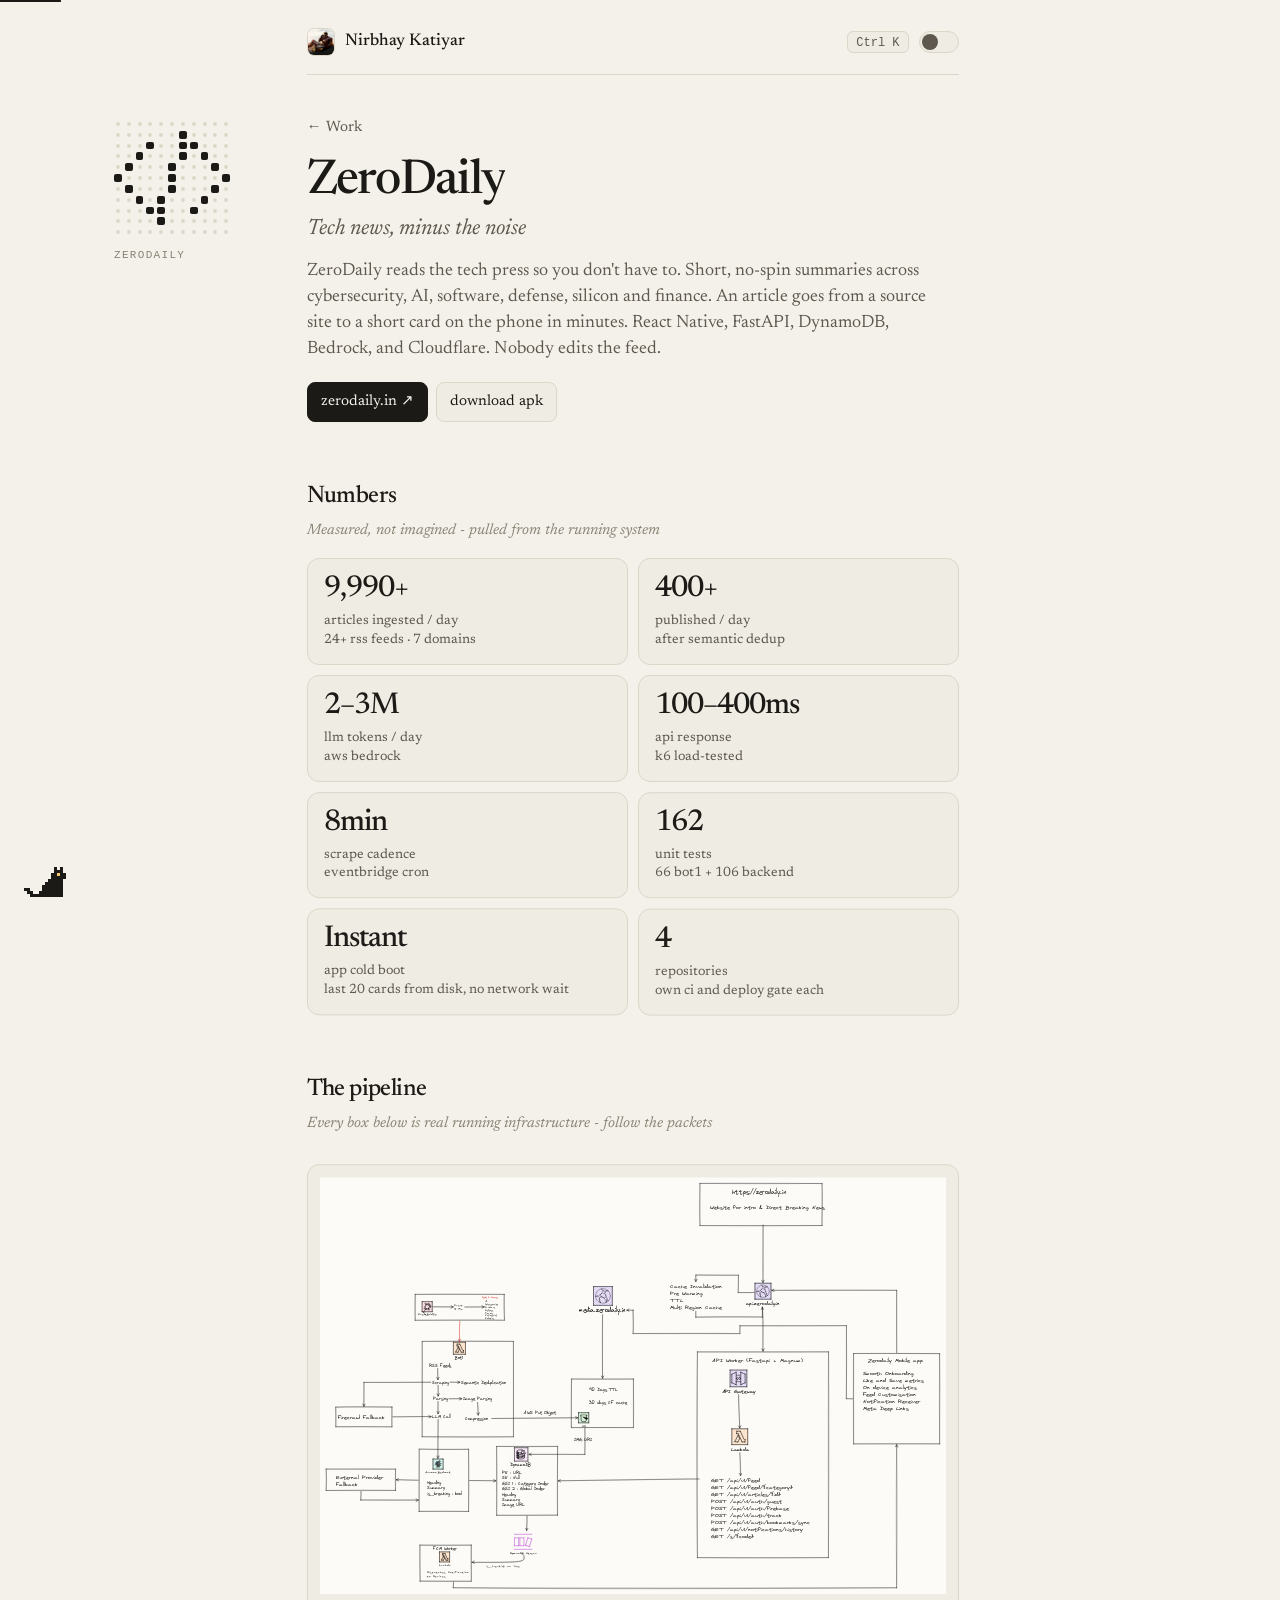
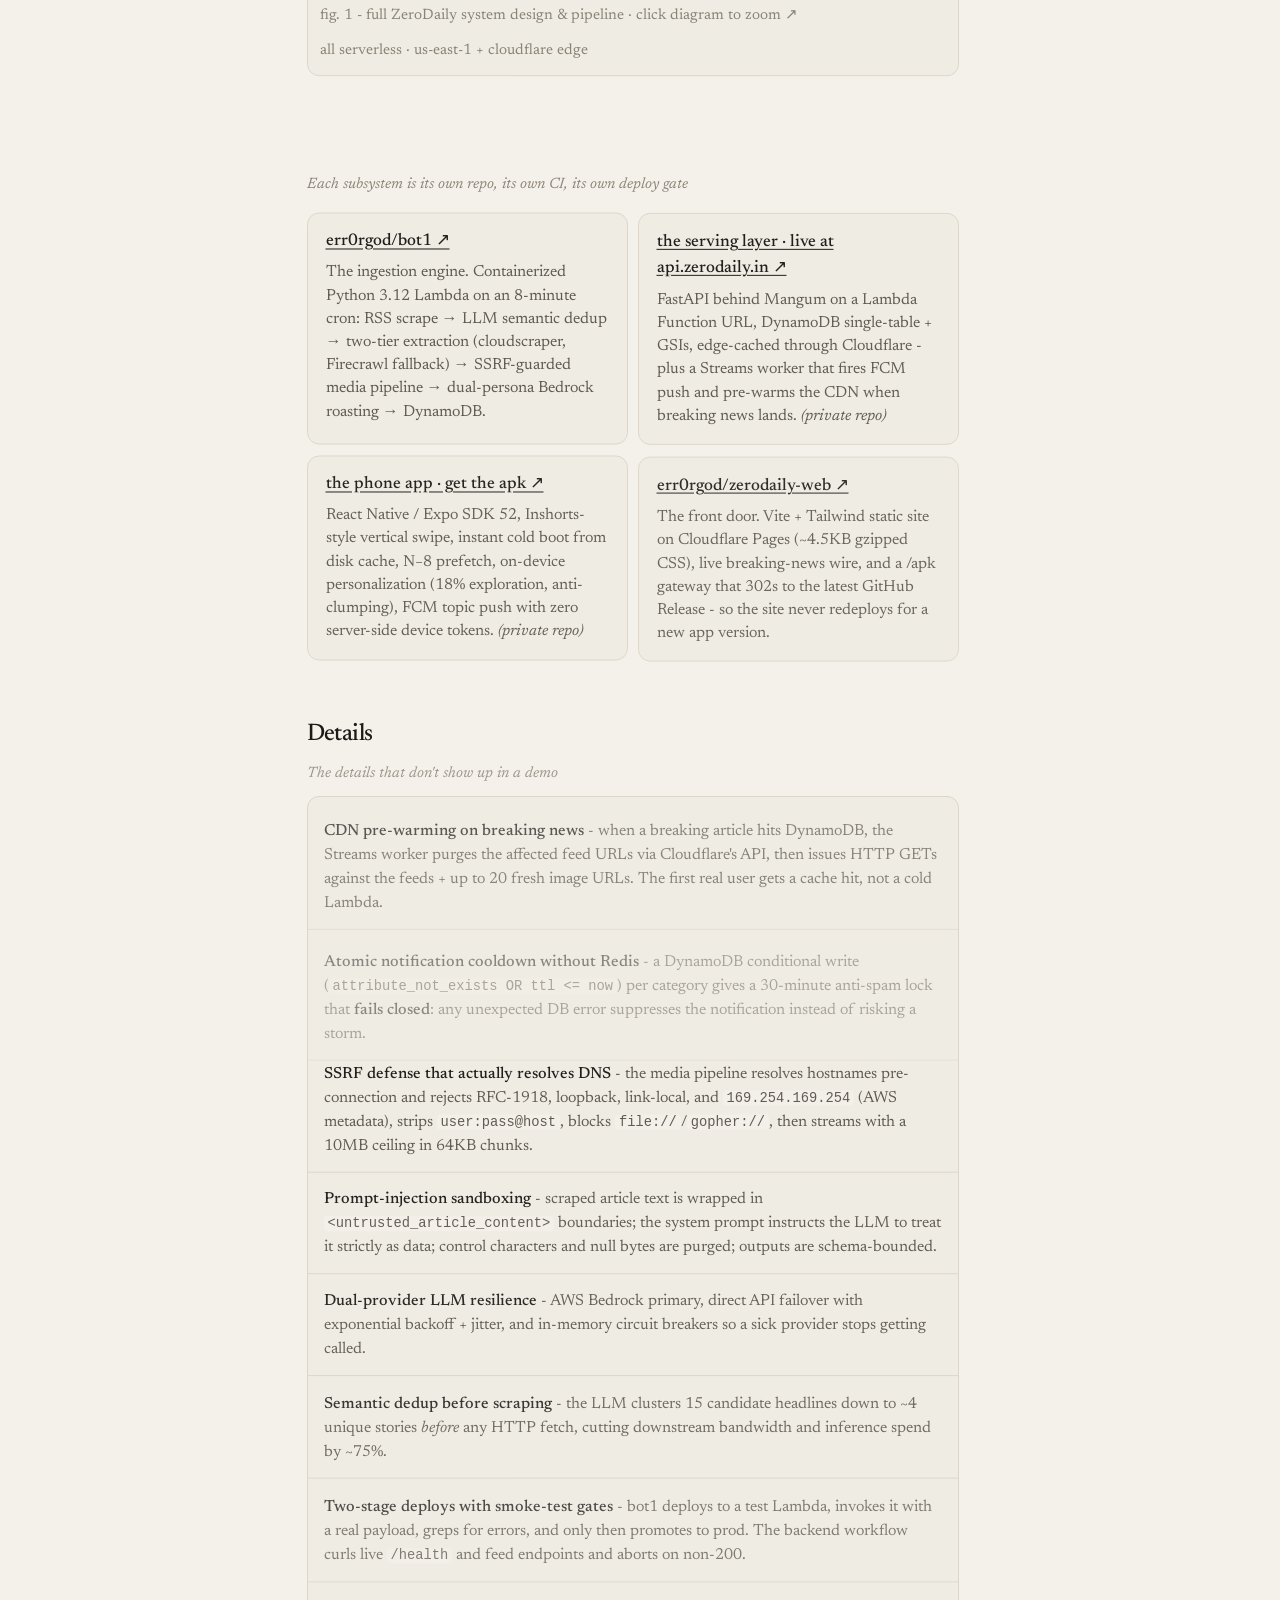
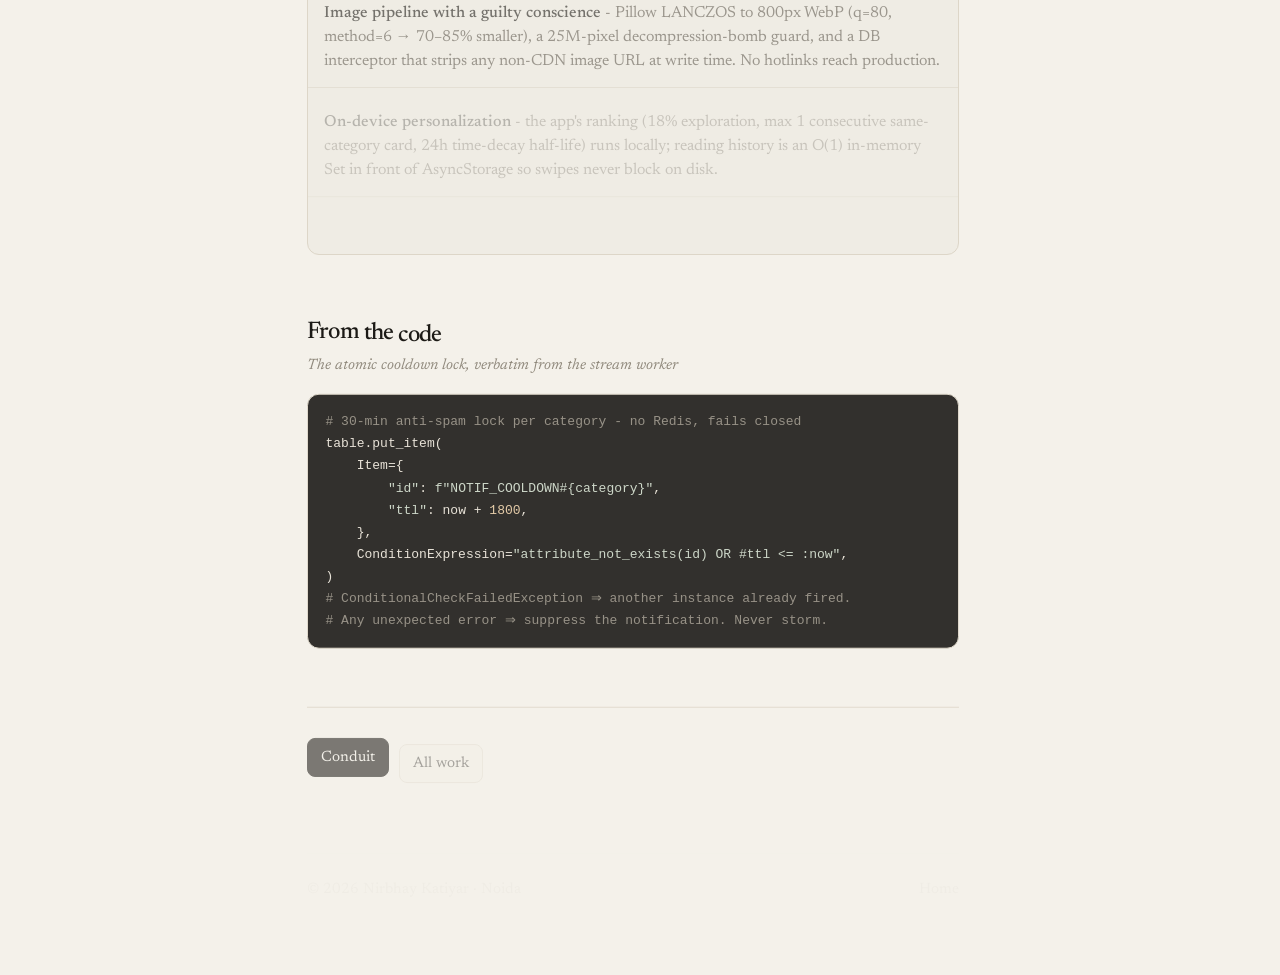
<file: zerodaily.html>
<!DOCTYPE html>
<html lang="en">
<head>
<meta charset="UTF-8">
<meta name="viewport" content="width=device-width, initial-scale=1.0">
<title>ZeroDaily - Nirbhay Katiyar</title>
<meta name="description" content="ZeroDaily reads the tech press so you don&#39;t have to. Short, no-spin summaries across cybersecurity, AI, software, defense, silicon and finance.">
<link rel="icon" href="favicon.svg" type="image/svg+xml">
<meta property="og:type" content="website">
<meta property="og:title" content="ZeroDaily - Nirbhay Katiyar">
<meta property="og:description" content="ZeroDaily reads the tech press so you don&#39;t have to. Short, no-spin summaries across cybersecurity, AI, software, defense, silicon and finance.">
<meta property="og:image" content="https://nirbhay.me/assets/og.png?v=2">
<meta property="og:image:width" content="1200">
<meta property="og:image:height" content="630">
<meta name="twitter:card" content="summary_large_image">
<link rel="preconnect" href="https://fonts.googleapis.com">
<link rel="preconnect" href="https://fonts.gstatic.com" crossorigin>
<link href="https://fonts.googleapis.com/css2?family=Newsreader:ital,opsz,wght@0,6..72,400;0,6..72,500;1,6..72,400&display=swap" rel="stylesheet">
<link rel="stylesheet" href="assets/style.css?v=6b807eea">
<script>
try {
  var t = localStorage.getItem('nk-theme');
  if (t === 'dark')
    document.documentElement.classList.add('dark');
} catch (e) {}
if (window.matchMedia && !matchMedia('(prefers-reduced-motion: reduce)').matches) {
  document.documentElement.classList.add('m-js');
  setTimeout(function () { if (!window.__mOk) document.documentElement.classList.remove('m-js'); }, 2500);
}
</script>

</head>
<body class="proj">

<div class="h-col">
<header class="p-bar">
  <a class="p-home" href="index.html"><img src="assets/img/avatar.jpg" alt="" width="28" height="28">Nirbhay Katiyar</a>
  <div class="h-tools">
    <button class="h-k" id="kOpen" type="button" aria-label="Open command palette"><kbd>Ctrl K</kbd></button>
    <button class="theme-sw" id="themeSw" type="button" aria-label="Switch color theme"></button>
  </div>
</header>

<div class="dhead">
  <div class="wrap">
    <a class="back" href="index.html#projects">← Work</a>
    <h1>ZeroDaily <span class="g">Tech news, minus the noise</span></h1>
    <p class="tagline">ZeroDaily reads the tech press so you don't have to. Short, no-spin summaries across cybersecurity, AI, software, defense, silicon and finance. An article goes from a source site to a short card on the phone in minutes. React Native, FastAPI, DynamoDB, Bedrock, and Cloudflare. Nobody edits the feed.</p>
    <div class="dlinks">
      <a class="btn solid" href="https://zerodaily.in" target="_blank" rel="noopener">zerodaily.in ↗</a>
      <a class="btn line" href="https://zerodaily.in/apk" target="_blank" rel="noopener">download apk</a>
    </div>
  </div>
</div>

<main class="wrap">

  <!-- ============ NUMBERS ============ -->
  <div class="dsec">
    <h2>Numbers</h2>
    <p class="dsub">Measured, not imagined - pulled from the running system</p>
    <div class="statboxes">
      <div class="sbox"><div class="n">10,000<em>+</em></div><div class="l">ARTICLES INGESTED / DAY<br>24+ RSS feeds · 7 domains</div></div>
      <div class="sbox b"><div class="n">400<em>+</em></div><div class="l">PUBLISHED / DAY<br>after semantic dedup</div></div>
      <div class="sbox p"><div class="n">2–3<em>M</em></div><div class="l">LLM TOKENS / DAY<br>aws bedrock</div></div>
      <div class="sbox a"><div class="n">100–400<em>ms</em></div><div class="l">API RESPONSE<br>k6 load-tested</div></div>
      <div class="sbox"><div class="n">8<em>min</em></div><div class="l">SCRAPE CADENCE<br>eventbridge cron</div></div>
      <div class="sbox b"><div class="n">172</div><div class="l">UNIT TESTS<br>66 bot1 + 106 backend</div></div>
      <div class="sbox p"><div class="n">Instant</div><div class="l">APP COLD BOOT<br>last 20 cards from disk, no network wait</div></div>
      <div class="sbox a"><div class="n">4</div><div class="l">REPOSITORIES<br>own CI and deploy gate each</div></div>
    </div>
  </div>

  <!-- ============ THE PIPELINE ============ -->
  <div class="dsec">
    <h2>The pipeline</h2>
    <p class="dsub">Every box below is real running infrastructure - follow the packets</p>
    <div class="arch">
      <a href="assets/zerodaily-architecture-light.svg" target="_blank" rel="noopener" class="arch-link arch-link-light" title="Click to view full resolution system architecture">
        <img src="assets/zerodaily-architecture-light.svg" alt="ZeroDaily Production System Architecture" class="arch-img" loading="lazy">
      </a>
      <a href="assets/zerodaily-architecture-dark.svg" target="_blank" rel="noopener" class="arch-link arch-link-dark" title="Click to view full resolution system architecture">
        <img src="assets/zerodaily-architecture-dark.svg" alt="ZeroDaily Production System Architecture" class="arch-img" loading="lazy">
      </a>
      <div class="arch-cap">
        <span>fig. 1 - full ZeroDaily system design & pipeline · click diagram to zoom ↗</span>
        <span>all serverless · us-east-1 + cloudflare edge</span>
      </div>
    </div>
  </div>

  <!-- ============ REPOS ============ -->
  <div class="dsec">
    <h2>Four repositories</h2>
    <p class="dsub">Each subsystem is its own repo, its own CI, its own deploy gate</p>
    <div class="repo-grid">
      <a class="repo" href="https://github.com/err0rgod/bot1" target="_blank" rel="noopener">
        <div class="rn">err0rgod/bot1 ↗</div>
        <div class="rd">The ingestion engine. Containerized Python 3.12 Lambda on an 8-minute cron: RSS scrape → LLM semantic dedup → two-tier extraction (cloudscraper, Firecrawl fallback) → SSRF-guarded media pipeline → dual-persona Bedrock roasting → DynamoDB.</div>
      </a>
      <a class="repo" href="https://zerodaily.in" target="_blank" rel="noopener">
        <div class="rn">the serving layer · live at api.zerodaily.in ↗</div>
        <div class="rd">FastAPI behind Mangum on a Lambda Function URL, DynamoDB single-table + GSIs, edge-cached through Cloudflare - plus a Streams worker that fires FCM push and pre-warms the CDN when breaking news lands. <i>(private repo)</i></div>
      </a>
      <a class="repo" href="https://zerodaily.in/apk" target="_blank" rel="noopener">
        <div class="rn">the phone app · get the apk ↗</div>
        <div class="rd">React Native / Expo SDK 52, Inshorts-style vertical swipe, instant cold boot from disk cache, N−8 prefetch, on-device personalization (18% exploration, anti-clumping), FCM topic push with zero server-side device tokens. <i>(private repo)</i></div>
      </a>
      <a class="repo" href="https://github.com/err0rgod/zerodaily-web" target="_blank" rel="noopener">
        <div class="rn">err0rgod/zerodaily-web ↗</div>
        <div class="rd">The front door. Vite + Tailwind static site on Cloudflare Pages (~4.5KB gzipped CSS), live breaking-news wire, and a /apk gateway that 302s to the latest GitHub Release - so the site never redeploys for a new app version.</div>
      </a>
    </div>
  </div>

  <!-- ============ ENGINEERING DETAILS ============ -->
  <div class="dsec">
    <h2>Details</h2>
    <p class="dsub">The details that don't show up in a demo</p>
    <ul class="feat">
      <li><b>CDN pre-warming on breaking news</b> - when a breaking article hits DynamoDB, the Streams worker purges the affected feed URLs via Cloudflare's API, then issues HTTP GETs against the feeds + up to 20 fresh image URLs. The first real user gets a cache hit, not a cold Lambda.</li>
      <li><b>Atomic notification cooldown without Redis</b> - a DynamoDB conditional write (<code>attribute_not_exists OR ttl &lt;= now</code>) per category gives a 30-minute anti-spam lock that <b>fails closed</b>: any unexpected DB error suppresses the notification instead of risking a storm.</li>
      <li><b>SSRF defense that actually resolves DNS</b> - the media pipeline resolves hostnames pre-connection and rejects RFC-1918, loopback, link-local, and <code>169.254.169.254</code> (AWS metadata), strips <code>user:pass@host</code>, blocks <code>file://</code>/<code>gopher://</code>, then streams with a 10MB ceiling in 64KB chunks.</li>
      <li><b>Prompt-injection sandboxing</b> - scraped article text is wrapped in <code>&lt;untrusted_article_content&gt;</code> boundaries; the system prompt instructs the LLM to treat it strictly as data; control characters and null bytes are purged; outputs are schema-bounded.</li>
      <li><b>Dual-provider LLM resilience</b> - AWS Bedrock primary, direct API failover with exponential backoff + jitter, and in-memory circuit breakers so a sick provider stops getting called.</li>
      <li><b>Semantic dedup before scraping</b> - the LLM clusters 15 candidate headlines down to ~4 unique stories <i>before</i> any HTTP fetch, cutting downstream bandwidth and inference spend by ~75%.</li>
      <li><b>Two-stage deploys with smoke-test gates</b> - bot1 deploys to a test Lambda, invokes it with a real payload, greps for errors, and only then promotes to prod. The backend workflow curls live <code>/health</code> and feed endpoints and aborts on non-200.</li>
      <li><b>Image pipeline with a guilty conscience</b> - Pillow LANCZOS to 800px WebP (q=80, method=6 → 70–85% smaller), a 25M-pixel decompression-bomb guard, and a DB interceptor that strips any non-CDN image URL at write time. No hotlinks reach production.</li>
      <li><b>On-device personalization</b> - the app's ranking (18% exploration, max 1 consecutive same-category card, 24h time-decay half-life) runs locally; reading history is an O(1) in-memory Set in front of AsyncStorage so swipes never block on disk.</li>
      <li><b>Zero device tokens</b> - FCM topic-based messaging means the server never stores a single device token. Clients self-subscribe to <code>topic_{category}</code> and <code>topic_breaking_all</code>.</li>
    </ul>
  </div>

  <!-- ============ CODE ============ -->
  <div class="dsec">
    <h2>From the code</h2>
    <p class="dsub">The atomic cooldown lock, verbatim from the stream worker</p>
    <pre class="code"><span class="c"># 30-min anti-spam lock per category - no Redis, fails closed</span>
table.put_item(
    Item={
        <span class="s">"id"</span>: <span class="s">f"NOTIF_COOLDOWN#{category}"</span>,
        <span class="s">"ttl"</span>: now + <span class="n">1800</span>,
    },
    ConditionExpression=<span class="s">"attribute_not_exists(id) OR #ttl <= :now"</span>,
)
<span class="c"># ConditionalCheckFailedException ⇒ another instance already fired.
# Any unexpected error ⇒ suppress the notification. Never storm.</span></pre>
  </div>

  <div class="dsec p-next">
    <div class="dlinks">
      <a class="btn solid" href="conduit.html">Conduit</a>
      <a class="btn line" href="index.html#projects">All work</a>
    </div>
  </div>

</main>

<footer class="h-foot">
  <span>© 2026 Nirbhay Katiyar · Noida</span>
  <a href="index.html">Home</a>
</footer>
</div>

<script src="assets/site.js?v=932088d8"></script>
<script src="assets/cmdk.js?v=eb5fa84e"></script>
<script src="assets/vendor/anime.umd.min.js?v=4.5.0"></script>
<script src="assets/motion.js?v=ef8c6bb3"></script>
<script src="assets/sign.js?v=d46a797c"></script>
<script src="assets/pet.js?v=a736d54f"></script>
</body>
</html>
</file>
<file: assets/style.css>
/* nirbhay.me — editorial, quiet */
:root {
  --paper: #f4f1ea;
  --panel: #efece4;
  --ink: #1c1a16;
  --soft: #5e584e;
  --faint: #8a8376;
  --line: #ddd6c8;
  --navbg: rgba(244, 241, 234, 0.92);
  --log-bg: #1c1a17;
  --log-fg: #e7e1d6;
  color-scheme: light;
}
html.dark {
  --paper: #121110;
  --panel: #1c1a17;
  --ink: #ece7dc;
  --soft: #b3ab9e;
  --faint: #8a8174;
  --line: #2e2a25;
  --navbg: rgba(18, 17, 16, 0.92);
  --log-bg: #0c0b0a;
  --log-fg: #e7e1d6;
  color-scheme: dark;
}

* { margin: 0; padding: 0; box-sizing: border-box; }
html { scroll-behavior: smooth; scrollbar-gutter: stable; }
body {
  background: var(--paper);
  color: var(--ink);
  font-family: "Newsreader", "Iowan Old Style", Palatino, "Palatino Linotype", serif;
  font-size: 18px;
  line-height: 1.55;
  font-weight: 400;
  font-optical-sizing: auto;
}
::selection { background: var(--ink); color: var(--paper); }
a { color: inherit; text-decoration: none; }
code, pre, .mono { font-family: ui-monospace, "SFMono-Regular", Consolas, monospace; }
.wrap { max-width: 960px; margin: 0 auto; padding: 0 28px; }

nav {
  position: sticky;
  top: 0;
  z-index: 20;
  background: var(--navbg);
  backdrop-filter: blur(10px);
  border-bottom: 1px solid var(--line);
}
nav .wrap {
  display: flex;
  align-items: center;
  gap: 22px;
  min-height: 64px;
  flex-wrap: wrap;
  padding-top: 12px;
  padding-bottom: 12px;
}
.brand { font-size: 18px; font-weight: 500; letter-spacing: -0.02em; }
nav .links {
  margin-left: auto;
  display: flex;
  align-items: center;
  flex-wrap: wrap;
  gap: 8px 20px;
  font-size: 16px;
  min-width: 0;
}
nav .links a { color: var(--soft); }
nav .links a:hover { color: var(--ink); }
.theme-sw {
  appearance: none;
  position: relative;
  flex: none;
  width: 40px;
  height: 22px;
  padding: 0;
  border: 1px solid var(--line);
  border-radius: 999px;
  background: var(--panel);
  cursor: pointer;
  transition: border-color 0.2s ease, background 0.2s ease;
}
.theme-sw::after {
  content: "";
  position: absolute;
  top: 50%;
  left: 2px;
  width: 16px;
  height: 16px;
  margin-top: -8px;
  border-radius: 50%;
  background: var(--soft);
  transition: transform 0.2s ease, background 0.2s ease;
}
html.dark .theme-sw::after { transform: translateX(18px); background: var(--ink); }
.theme-sw:hover { border-color: var(--soft); }
.theme-sw:hover::after { background: var(--ink); }

header.hero { padding: 72px 0 28px; }
.eyebrow {
  color: var(--faint);
  font-size: 15px;
  letter-spacing: 0.14em;
  text-transform: uppercase;
  margin-bottom: 14px;
}
.eyebrow a { color: var(--soft); border-bottom: 1px solid var(--line); }
.eyebrow a:hover { color: var(--ink); border-bottom-color: var(--ink); }
.htitle {
  font-size: clamp(46px, 7vw, 78px);
  font-weight: 500;
  letter-spacing: -0.035em;
  line-height: 0.96;
}
.lede {
  max-width: 38rem;
  margin-top: 22px;
  color: var(--soft);
  font-size: 21px;
  line-height: 1.45;
}
.lede b { color: var(--ink); font-weight: 500; }
.hero-links {
  display: flex;
  flex-wrap: wrap;
  gap: 8px 22px;
  margin-top: 26px;
  font-size: 17px;
}
.hero-links a {
  color: var(--ink);
  border-bottom: 1px solid var(--line);
  padding-bottom: 1px;
}
.hero-links a:hover { border-bottom-color: var(--ink); }
.avail {
  margin-top: 18px;
  color: var(--faint);
  font-size: 16px;
  font-style: italic;
}

section { padding: 64px 0; }
.shead { margin-bottom: 8px; }
.shead h2, .label {
  font-size: 13px;
  font-weight: 500;
  letter-spacing: 0.16em;
  text-transform: uppercase;
  color: var(--faint);
}

.work { margin-top: 8px; }
.piece {
  display: grid;
  grid-template-columns: minmax(140px, 0.8fr) minmax(0, 1.8fr) auto;
  gap: 12px 32px;
  align-items: baseline;
  padding: 26px 0;
  border-top: 1px solid var(--line);
}
.piece:last-child { border-bottom: 1px solid var(--line); }
.piece h3 {
  font-size: 26px;
  font-weight: 500;
  letter-spacing: -0.025em;
  line-height: 1.15;
}
.piece p { color: var(--soft); font-size: 17px; line-height: 1.45; }
.piece .where {
  color: var(--faint);
  font-size: 15px;
  text-align: right;
}
.piece:hover h3 { text-decoration: underline; text-underline-offset: 4px; }
.more { margin-top: 22px; font-size: 17px; }
.more a { color: var(--soft); border-bottom: 1px solid var(--line); padding-bottom: 1px; }
.more a:hover { color: var(--ink); border-bottom-color: var(--ink); }

.figures {
  display: grid;
  grid-template-columns: repeat(4, 1fr);
  margin-top: 18px;
  border-top: 1px solid var(--line);
}
.figures div { padding: 18px 18px 18px 0; }
.figures strong {
  display: block;
  font-size: clamp(28px, 3vw, 36px);
  font-weight: 500;
  letter-spacing: -0.03em;
  line-height: 1.1;
}
.figures span { display: block; margin-top: 6px; color: var(--soft); font-size: 15px; line-height: 1.35; }

.arch {
  margin-top: 28px;
  border: 1px solid var(--line);
  background: var(--panel);
  padding: 12px;
}
.arch-img { width: 100%; height: auto; display: block; }
.arch-cap, figcaption.arch-cap {
  display: flex;
  justify-content: space-between;
  gap: 12px;
  flex-wrap: wrap;
  margin-top: 10px;
  color: var(--faint);
  font-size: 15px;
}
.arch-cap a { border-bottom: 1px solid var(--line); }
.arch-cap a:hover { color: var(--ink); border-bottom-color: var(--ink); }
html.dark .arch-link-light { display: none; }
html:not(.dark) .arch-link-dark { display: none; }

.cal { margin-top: 14px; }
.cal-total { color: var(--soft); font-size: 17px; margin-bottom: 14px; }
.cal-total a { color: var(--ink); border-bottom: 1px solid var(--line); }
.cal-total a:hover { border-bottom-color: var(--ink); }
.cal-scroll { padding-bottom: 4px; }
.cal-grid {
  display: grid;
  grid-template-rows: repeat(7, auto);
  grid-auto-flow: column;
  gap: 3px;
  width: 100%;
}
.cal-grid i { display: block; aspect-ratio: 1; border-radius: 2px; background: var(--line); }
.cal-grid i.l1 { background: color-mix(in srgb, var(--ink) 25%, var(--line)); }
.cal-grid i.l2 { background: color-mix(in srgb, var(--ink) 50%, var(--line)); }
.cal-grid i.l3 { background: color-mix(in srgb, var(--ink) 75%, var(--line)); }
.cal-grid i.l4 { background: var(--ink); }

.roles { margin-top: 8px; }
.role {
  display: grid;
  grid-template-columns: 170px 1fr;
  gap: 24px;
  padding: 24px 0;
  border-top: 1px solid var(--line);
}
.role:last-child { border-bottom: 1px solid var(--line); }
.role .when { color: var(--faint); font-size: 16px; padding-top: 4px; }
.role h3 { font-size: 22px; font-weight: 500; letter-spacing: -0.02em; }
.role h3 span { color: var(--soft); font-weight: 400; }
.role ul { list-style: none; margin-top: 8px; }
.role li { color: var(--soft); font-size: 17px; padding: 3px 0; }

.contact p { color: var(--soft); max-width: 36rem; }
.email {
  display: inline-block;
  margin-top: 14px;
  max-width: 100%;
  font-size: clamp(26px, 4vw, 42px);
  font-weight: 500;
  letter-spacing: -0.03em;
  line-height: 1.15;
  border-bottom: 1px solid var(--ink);
  overflow-wrap: anywhere;
}
.email:hover { color: var(--soft); }

footer { padding: 28px 0 48px; color: var(--faint); font-size: 15px; }
footer .wrap { display: flex; justify-content: space-between; gap: 12px 24px; flex-wrap: wrap; }
footer .handles { display: flex; gap: 16px; flex-wrap: wrap; }
footer a:hover { color: var(--ink); }

/* project pages */
.dhead { padding: 56px 0 8px; }
.dhead + main > section { padding-top: 20px; }
.dhead .back { display: inline-block; margin-bottom: 22px; color: var(--soft); font-size: 16px; border-bottom: 1px solid transparent; }
.dhead .back:hover { color: var(--ink); border-bottom-color: var(--line); }
.dhead h1 {
  font-size: clamp(40px, 6vw, 64px);
  font-weight: 500;
  letter-spacing: -0.035em;
  line-height: 0.98;
}
.dhead h1 .g {
  display: block;
  margin-top: 10px;
  font-size: 0.42em;
  font-weight: 400;
  font-style: italic;
  letter-spacing: 0;
  color: var(--soft);
  line-height: 1.3;
}
.dhead .tagline {
  margin-top: 18px;
  max-width: 40rem;
  color: var(--soft);
  font-size: 19px;
  line-height: 1.45;
}
.dhead .dlinks, .dsec .dlinks { display: flex; flex-wrap: wrap; gap: 10px; margin-top: 22px; }
.dsec { padding: 48px 0; border-bottom: 1px solid var(--line); }
.dsec h2 {
  font-size: 28px;
  font-weight: 500;
  letter-spacing: -0.025em;
  text-transform: none;
  color: var(--ink);
  margin-bottom: 8px;
}
.dsec .dsub { color: var(--faint); font-size: 16px; font-style: italic; margin-bottom: 18px; }
.dsec p.body { color: var(--soft); max-width: 42rem; margin-bottom: 10px; }
.dsec p.body b { color: var(--ink); font-weight: 500; }

.btn {
  display: inline-flex;
  align-items: center;
  font: inherit;
  font-size: 16px;
  padding: 8px 14px;
  border: 1px solid var(--ink);
  background: transparent;
  color: var(--ink);
}
.btn.solid { background: var(--ink); color: var(--paper); }
.btn.solid:hover { background: transparent; color: var(--ink); }
.btn.line { border-color: var(--line); }
.btn.line:hover { border-color: var(--ink); }

.statboxes {
  display: grid;
  grid-template-columns: repeat(4, 1fr);
  border-top: 1px solid var(--line);
}
.sbox {
  background: transparent;
  border: 0;
  border-radius: 0;
  padding: 16px 16px 18px 0;
  border-bottom: 1px solid var(--line);
}
.sbox::after { content: none; }
.sbox .n {
  font-size: clamp(26px, 3vw, 34px);
  font-weight: 500;
  letter-spacing: -0.03em;
  line-height: 1.1;
}
.sbox .n em { font-style: normal; }
.sbox .l {
  margin-top: 6px;
  color: var(--soft);
  font-size: 14px;
  letter-spacing: 0;
  line-height: 1.4;
  text-transform: lowercase;
}

.repo-grid { display: grid; grid-template-columns: 1fr 1fr; gap: 12px; }
.repo {
  display: block;
  border: 1px solid var(--line);
  padding: 16px 18px;
  background: transparent;
}
.repo:hover { background: var(--panel); }
.repo .rn { font-weight: 500; text-decoration: underline; text-underline-offset: 3px; }
.repo .rd { margin-top: 6px; color: var(--soft); font-size: 16px; line-height: 1.45; }

ul.feat { list-style: none; max-width: 44rem; }
ul.feat li {
  padding: 12px 0;
  border-bottom: 1px solid var(--line);
  color: var(--soft);
  font-size: 17px;
  line-height: 1.5;
}
ul.feat li b { color: var(--ink); font-weight: 500; }
ul.feat li code {
  font-size: 0.86em;
  background: var(--panel);
  padding: 0 4px;
}

pre.code {
  margin: 16px 0;
  padding: 16px 18px;
  overflow-x: auto;
  background: var(--log-bg);
  color: var(--log-fg);
  border: 1px solid var(--line);
  font-size: 13.5px;
  line-height: 1.7;
}
pre.code .c { color: #8d877c; }
pre.code .k { color: #d7c4a3; }
pre.code .s { color: #c9d4c5; }
pre.code .n { color: #e3c7a1; }

.warnbox {
  margin-top: 18px;
  padding: 2px 0 2px 16px;
  border-left: 2px solid var(--ink);
  color: var(--soft);
  font-size: 16px;
  line-height: 1.5;
}

@media (max-width: 800px) {
  nav .wrap { align-items: flex-start; row-gap: 8px; }
  nav .links { margin-left: 0; flex-basis: 100%; gap: 14px 18px; }
  .piece, .role { grid-template-columns: 1fr; gap: 6px; }
  .piece .where { text-align: left; }
  .figures, .statboxes { grid-template-columns: 1fr 1fr; }
  .repo-grid { grid-template-columns: 1fr; }
  .lede { font-size: 19px; }
  .wrap { padding: 0 20px; }
}
@media (prefers-reduced-motion: reduce) {
  html { scroll-behavior: auto; }
}

/* home: single column, side index */
.home { font-size: 17px; }
.h-col { max-width: 660px; margin: 0 auto; padding: 56px 24px 0; }
.h-sec { padding: 0; margin-top: 64px; }
.h-sec h2 {
  font-size: 24px;
  font-weight: 500;
  letter-spacing: -0.02em;
  margin-bottom: 18px;
}
.h-head { display: flex; align-items: center; gap: 16px; }
.h-avatar { width: 64px; height: 64px; border-radius: 14px; object-fit: cover; border: 1px solid var(--line); }
.h-who { flex: 1; min-width: 0; }
.h-who h1 { font-size: 30px; font-weight: 500; letter-spacing: -0.03em; line-height: 1.1; }
.h-who p { color: var(--faint); font-size: 15px; margin-top: 2px; }

.h-intro { margin-top: 28px; padding: 0; }
.h-lede { font-size: 20px; line-height: 1.45; }
.h-intro ul { margin: 14px 0 0 1.1em; color: var(--soft); }
.h-intro li { padding: 4px 0; }
.h-intro li b { color: var(--ink); font-weight: 500; }
.h-intro li a b { border-bottom: 1px solid var(--line); }
.h-intro li a:hover b { border-bottom-color: var(--ink); }

.h-cta { display: flex; flex-wrap: wrap; gap: 10px; margin-top: 24px; }
.h-btn, .h-chip {
  display: inline-flex;
  align-items: center;
  gap: 8px;
  border: 1px solid var(--line);
  background: var(--panel);
  color: var(--ink);
  border-radius: 8px;
  transition: border-color 0.15s ease, background 0.15s ease;
}
.h-btn { padding: 8px 14px; font-size: 16px; }
.h-btn svg, .h-chip svg, .h-more svg { width: 16px; height: 16px; flex: none; }
.h-btn:hover, .h-chip:hover { border-color: var(--soft); }
.h-btn.solid { background: var(--ink); border-color: var(--ink); color: var(--paper); }
.h-btn.solid:hover { background: var(--soft); border-color: var(--soft); }
.h-label { margin-top: 26px; color: var(--faint); font-size: 15px; }
.h-label b { color: var(--ink); font-weight: 500; }
.h-socials { display: flex; flex-wrap: wrap; gap: 8px; margin-top: 10px; }
.h-chip { padding: 5px 11px; font-size: 15px; }
.h-chip svg { width: 14px; height: 14px; }

.h-tag, .h-status {
  display: inline-block;
  vertical-align: 2px;
  margin-left: 6px;
  padding: 1px 7px;
  border: 1px solid var(--line);
  border-radius: 999px;
  color: var(--soft);
  font-family: ui-sans-serif, system-ui, -apple-system, "Segoe UI", sans-serif;
  font-size: 11px;
  font-weight: 400;
  letter-spacing: 0.02em;
  line-height: 1.6;
}
.h-status.live::before {
  content: "";
  display: inline-block;
  width: 6px;
  height: 6px;
  margin-right: 5px;
  border-radius: 50%;
  background: #3f9b5a;
  vertical-align: 1px;
}

.h-job { border-top: 1px solid var(--line); }
.h-job:last-child { border-bottom: 1px solid var(--line); }
.h-job summary {
  display: flex;
  gap: 16px;
  padding: 18px 0;
  cursor: pointer;
  list-style: none;
}
.h-job summary::-webkit-details-marker { display: none; }
.h-logo {
  width: 40px;
  height: 40px;
  flex: none;
  border-radius: 10px;
  border: 1px solid var(--line);
  object-fit: cover;
  background: #0b0b0c;
}
.h-mono {
  display: grid;
  place-items: center;
  background: var(--panel);
  color: var(--ink);
  font-family: ui-sans-serif, system-ui, -apple-system, "Segoe UI", sans-serif;
  font-size: 13px;
  font-weight: 600;
}
.h-co { font-size: 19px; font-weight: 500; line-height: 1.25; }
.h-role { color: var(--soft); font-size: 16px; }
.h-when { display: flex; align-items: center; gap: 6px; margin-top: 4px; color: var(--faint); font-size: 15px; }
.h-chev { width: 15px; height: 15px; transition: transform 0.2s ease; }
.h-job[open] .h-chev { transform: rotate(180deg); }
.h-job summary:hover .h-co { text-decoration: underline; text-underline-offset: 4px; }
.h-job ul { list-style: none; margin: -6px 0 18px 56px; }
.h-job li { position: relative; padding: 3px 0 3px 14px; color: var(--soft); font-size: 16px; }
.h-job li::before { content: "–"; position: absolute; left: 0; color: var(--faint); }

.h-cards { display: grid; grid-template-columns: 1fr 1fr; gap: 16px; }
.h-card {
  display: flex;
  flex-direction: column;
  border: 1px solid var(--line);
  border-radius: 12px;
  overflow: hidden;
  background: var(--panel);
  transition: border-color 0.15s ease, transform 0.15s ease;
}
.h-card:hover { border-color: var(--soft); transform: translateY(-2px); }
.h-card img { display: block; width: 100%; height: auto; aspect-ratio: 16 / 10; object-fit: cover; object-position: top; border-bottom: 1px solid var(--line); }
.h-cardbody { display: flex; flex-direction: column; flex: 1; padding: 14px 16px 16px; }
.h-cardtitle { font-size: 19px; font-weight: 500; line-height: 1.25; }
.h-cardbody > p:nth-child(2) { margin-top: 6px; color: var(--soft); font-size: 15px; line-height: 1.45; }
.h-stack { display: flex; flex-wrap: wrap; gap: 5px; margin-top: 12px; }
.h-stack span {
  padding: 1px 7px;
  border-radius: 5px;
  background: var(--paper);
  border: 1px solid var(--line);
  color: var(--soft);
  font-family: ui-monospace, "SFMono-Regular", Consolas, monospace;
  font-size: 11.5px;
}
.h-more { display: inline-flex; align-items: center; gap: 4px; margin-top: auto; padding-top: 14px; color: var(--soft); font-size: 15px; }
.h-card:hover .h-more { color: var(--ink); }
.h-all { margin-top: 18px; text-align: center; }

.h-row { display: block; padding: 16px 0; border-top: 1px solid var(--line); }
.h-row:last-child { border-bottom: 1px solid var(--line); }
.h-rowtitle { font-size: 19px; font-weight: 500; }
.h-row p:nth-child(2) { margin-top: 4px; color: var(--soft); font-size: 16px; line-height: 1.45; }
.h-row code { font-size: 0.86em; }
.h-meta { margin-top: 6px; color: var(--faint); font-size: 14px; }
.h-row:hover .h-rowtitle { text-decoration: underline; text-underline-offset: 4px; }

.h-contact { color: var(--soft); }
.home .email { font-size: clamp(24px, 4vw, 34px); }
.h-foot { display: flex; justify-content: space-between; gap: 12px; margin-top: 64px; padding: 24px 0 48px; border-top: 1px solid var(--line); color: var(--faint); font-size: 15px; }

.h-index { display: none; }
@media (min-width: 1100px) {
  .h-index {
    display: flex;
    flex-direction: column;
    gap: 6px;
    position: fixed;
    top: 120px;
    left: calc(50% + 370px);
    font-size: 15px;
  }
  .h-index p {
    margin-bottom: 6px;
    color: var(--faint);
    font-size: 12px;
    letter-spacing: 0.16em;
    text-transform: uppercase;
  }
  .h-index a { position: relative; padding-left: 18px; color: var(--faint); }
  .h-index a::before {
    content: "";
    position: absolute;
    left: 0;
    top: 50%;
    width: 8px;
    border-top: 1px solid currentColor;
    transition: width 0.2s ease;
  }
  .h-index a:hover, .h-index a.on { color: var(--ink); }
  .h-index a.on::before { width: 12px; }
}
@media (max-width: 640px) {
  .h-col { padding-top: 36px; padding-left: 16px; padding-right: 16px; }
  .h-cards { grid-template-columns: 1fr; }
  .h-job ul { margin-left: 0; }
  .h-who h1 { font-size: 26px; }
}

/* home: skyline banner */
.h-hero { position: relative; margin: 0 0 28px; border-radius: 14px; overflow: hidden; border: 1px solid var(--line); background: #070b1f; }
.h-hero canvas { display: block; width: 100%; height: auto; aspect-ratio: 5 / 2; image-rendering: pixelated; }
.h-hero figcaption {
  position: absolute;
  left: 0; right: 0; bottom: 0;
  display: flex;
  justify-content: space-between;
  gap: 12px;
  padding: 10px 14px;
  color: rgba(255, 250, 235, 0.88);
  font-family: ui-monospace, "SFMono-Regular", Consolas, monospace;
  font-size: 12px;
  letter-spacing: 0.04em;
  text-shadow: 0 1px 2px rgba(0, 0, 0, 0.6);
  pointer-events: none;
}
#skyClock { font-variant-numeric: tabular-nums; }

.h-tools { display: flex; align-items: center; gap: 10px; }
.h-k {
  appearance: none;
  border: 1px solid var(--line);
  background: var(--panel);
  border-radius: 6px;
  padding: 2px 8px;
  cursor: pointer;
  color: var(--soft);
}
.h-k kbd { font-family: ui-monospace, "SFMono-Regular", Consolas, monospace; font-size: 12px; }
.h-k:hover { border-color: var(--soft); color: var(--ink); }

/* home: live wire */
.h-wire { list-style: none; border: 1px solid var(--line); border-radius: 12px; overflow: hidden; background: var(--panel); }
.h-wire li + li { border-top: 1px solid var(--line); }
.h-wire a { display: flex; gap: 14px; align-items: center; padding: 12px 14px; }
.h-wire a:hover { background: var(--paper); }
.h-wire img { width: 56px; height: 56px; flex: none; border-radius: 8px; object-fit: cover; background: var(--line); }
.h-wire-text { min-width: 0; }
.h-wire-meta { color: var(--faint); font-size: 13px; }
.h-wire-meta .h-tag { margin-left: 0; margin-right: 4px; }
.h-wire-head { margin-top: 2px; font-size: 17px; line-height: 1.35; }
.h-wire a:hover .h-wire-head { text-decoration: underline; text-underline-offset: 3px; }
.h-live-more { margin-top: 10px; font-size: 15px; }
.h-live-more a { display: inline-flex; align-items: center; gap: 4px; color: var(--soft); }
.h-live-more a:hover { color: var(--ink); }
.h-live-more svg { width: 15px; height: 15px; }

/* home: experience as a timeline */
.h-exp { position: relative; }
.h-exp::before { content: ""; position: absolute; left: 20px; top: 38px; bottom: 38px; border-left: 1px dashed var(--line); }
.h-logo { position: relative; z-index: 1; }

/* command palette */
.k-wrap { position: fixed; inset: 0; z-index: 50; display: grid; place-items: start center; padding: 14vh 16px 0; background: rgba(20, 18, 14, 0.35); backdrop-filter: blur(3px); }
.k-wrap[hidden] { display: none; }
.k-box { width: min(560px, 100%); border: 1px solid var(--line); border-radius: 14px; background: var(--paper); box-shadow: 0 24px 60px rgba(0, 0, 0, 0.25); overflow: hidden; }
.k-in { width: 100%; padding: 16px 18px; border: 0; border-bottom: 1px solid var(--line); background: transparent; color: var(--ink); font: inherit; font-size: 18px; outline: none; }
.k-list { list-style: none; max-height: 340px; overflow-y: auto; padding: 6px; }
.k-group { padding: 10px 12px 4px; color: var(--faint); font-size: 12px; letter-spacing: 0.12em; text-transform: uppercase; }
.k-item { padding: 8px 12px; border-radius: 8px; cursor: pointer; font-size: 16px; }
.k-item.on { background: var(--panel); box-shadow: inset 2px 0 0 var(--ink); }
.k-none { padding: 14px 12px; color: var(--faint); }
.k-foot { display: flex; gap: 16px; padding: 8px 14px; border-top: 1px solid var(--line); color: var(--faint); font-size: 12px; font-family: ui-monospace, "SFMono-Regular", Consolas, monospace; }
.k-toast { position: fixed; left: 50%; bottom: 28px; z-index: 60; transform: translateX(-50%); padding: 8px 14px; border-radius: 8px; background: var(--ink); color: var(--paper); font-size: 15px; }
@media (max-width: 640px) {
  .h-k { display: none; }
  .k-foot { display: none; }
}
.h-post .h-meta { margin: 0 0 2px; }
.h-post p:nth-child(2) { margin-top: 0; color: var(--ink); font-size: 19px; }
.h-post p:nth-child(3) { margin-top: 4px; color: var(--soft); font-size: 16px; line-height: 1.45; }

/* project pages: same column and components as home */
.proj { font-size: 17px; }
.proj .h-col { max-width: 700px; padding-top: 28px; }
.proj .wrap { max-width: none; padding: 0; }
.p-bar { display: flex; align-items: center; justify-content: space-between; gap: 12px; padding-bottom: 18px; border-bottom: 1px solid var(--line); }
.p-home { display: inline-flex; align-items: center; gap: 10px; font-size: 17px; font-weight: 500; }
.p-home img { width: 28px; height: 28px; border-radius: 7px; object-fit: cover; border: 1px solid var(--line); }
.p-home:hover { text-decoration: underline; text-underline-offset: 4px; }

.proj .dhead { padding: 40px 0 0; }
.proj .dhead .back { margin-bottom: 18px; font-size: 15px; }
.proj .dhead h1 { font-size: clamp(36px, 6vw, 48px); line-height: 1.02; }
.proj .dhead h1 .g { font-size: 0.46em; margin-top: 8px; }
.proj .dhead .tagline { font-size: 18px; margin-top: 14px; }
.proj .dhead .dlinks { margin-top: 20px; gap: 8px; }

.proj .btn {
  gap: 6px;
  padding: 7px 13px;
  border: 1px solid var(--line);
  border-radius: 8px;
  background: var(--panel);
  font-size: 15px;
  transition: border-color 0.15s ease, background 0.15s ease;
}
.proj .btn:hover { border-color: var(--soft); }
.proj .btn.solid { background: var(--ink); border-color: var(--ink); color: var(--paper); }
.proj .btn.solid:hover { background: var(--soft); border-color: var(--soft); color: var(--paper); }

.proj main > .dsec, .proj .dsec { padding: 0; margin-top: 56px; border-bottom: 0; }
.proj .dsec h2 { font-size: 24px; margin-bottom: 4px; }
.proj .dsec .dsub { font-size: 15px; margin-bottom: 16px; }
.proj .p-next { margin-top: 56px; padding-top: 24px; border-top: 1px solid var(--line); }

.proj .statboxes { grid-template-columns: repeat(2, 1fr); gap: 10px; border-top: 0; }
.proj .sbox { padding: 14px 16px; border: 1px solid var(--line); border-radius: 12px; background: var(--panel); }
.proj .sbox .n { font-size: 30px; }
.proj .sbox .l { font-size: 13.5px; }

.proj ul.feat { max-width: none; border: 1px solid var(--line); border-radius: 12px; background: var(--panel); overflow: hidden; }
.proj ul.feat li { padding: 14px 16px; font-size: 16px; }
.proj ul.feat li:last-child { border-bottom: 0; }
.proj ul.feat li code { background: var(--paper); border-radius: 4px; }

.proj .repo-grid { gap: 10px; }
.proj .repo { border-radius: 12px; background: var(--panel); transition: border-color 0.15s ease; }
.proj .repo:hover { background: var(--panel); border-color: var(--soft); }

.proj pre.code { border-radius: 12px; font-size: 13px; }
.proj .arch { border-radius: 12px; overflow: hidden; }
.proj .dsec p.body { max-width: none; }

.p-first { margin-top: 40px; }
.proj .dhead + .h-sec h2 { margin-top: 0; }
@media (max-width: 640px) {
  .proj .statboxes { grid-template-columns: 1fr 1fr; }
  .proj .sbox .n { font-size: 24px; }
}

/* motion (assets/motion.js). html.m-js is set in <head> only when motion is allowed */
.m-js:not(.m-ready) .h-hero,
.m-js:not(.m-ready) .h-head,
.m-js:not(.m-ready) .h-intro,
.m-js:not(.m-ready) .p-bar,
.m-js:not(.m-ready) .dhead { opacity: 0; }
.m-w { display: inline-block; overflow: hidden; vertical-align: top; padding-bottom: 0.14em; margin-bottom: -0.14em; white-space: nowrap; }
.m-c, .m-b { display: inline-block; }
.m-sr { position: absolute; width: 1px; height: 1px; overflow: hidden; clip-path: inset(50%); white-space: nowrap; }
.m-js .h-intro li b.m-hl {
  --hl: color-mix(in srgb, #e8b64c 38%, transparent);
  background: linear-gradient(var(--hl), var(--hl)) no-repeat 0 88% / var(--hlw, 100%) 0.42em;
  font-variant-numeric: tabular-nums;
}
html.dark.m-js .h-intro li b.m-hl { --hl: color-mix(in srgb, #e8b64c 26%, transparent); }
.m-js .sbox .n { font-variant-numeric: tabular-nums; }
.h-exp::before { transform: scaleY(var(--draw, 1)); transform-origin: top; }
.m-js .h-cards { perspective: 1400px; }
.m-js .h-card { position: relative; transition: border-color 0.15s ease; will-change: transform; }
.m-glare {
  position: absolute;
  inset: 0;
  pointer-events: none;
  opacity: 0;
  background: radial-gradient(480px circle at var(--gx, 50%) var(--gy, 50%), rgba(255, 255, 255, 0.18), transparent 45%);
  transition: opacity 0.3s ease;
}
html.dark .m-glare { background: radial-gradient(480px circle at var(--gx, 50%) var(--gy, 50%), rgba(255, 245, 225, 0.08), transparent 45%); }
.h-card:hover .m-glare { opacity: 1; }
.m-progress { position: fixed; top: 0; left: 0; right: 0; z-index: 40; height: 2px; background: var(--ink); transform: scaleX(0); transform-origin: 0 50%; pointer-events: none; }
.m-wipe { position: fixed; inset: 0; z-index: 100; pointer-events: none; }
.m-js .email { display: inline-block; }

/* pixel sign (assets/sign.js): margin board on wide screens, bottom bar on phones */
.sg { display: grid; grid-template-columns: repeat(11, 1fr); }
.sg i { display: block; aspect-ratio: 1; border-radius: 2px; background: var(--line); transform: scale(0.42); transition: background-color 0.35s ease var(--d, 0ms); }
.sg i.on { background: var(--ink); transform: none; }
.sg-side { display: none; }
@media (min-width: 1100px) {
  .sg-side {
    display: block;
    position: fixed;
    top: 120px;
    left: calc(50% - 370px - 136px);
    width: 116px;
  }
  .proj .sg-side { left: calc(50% - 390px - 136px); }
  .sg-big { gap: 3px; cursor: crosshair; }
  .sg-cap {
    margin-top: 12px;
    color: var(--faint);
    font-family: ui-monospace, "SFMono-Regular", Consolas, monospace;
    font-size: 11px;
    letter-spacing: 0.12em;
    text-transform: uppercase;
    line-height: 1.4;
  }
}
.sg-bar { display: none; }
@media (max-width: 1099px) {
  .sg-bar {
    position: fixed;
    left: 50%;
    bottom: calc(14px + env(safe-area-inset-bottom, 0px));
    z-index: 30;
    display: flex;
    align-items: center;
    gap: 10px;
    max-width: calc(100% - 32px);
    padding: 7px 8px 7px 9px;
    border: 1px solid var(--line);
    border-radius: 999px;
    background: var(--navbg);
    backdrop-filter: blur(12px);
    -webkit-backdrop-filter: blur(12px);
    box-shadow: 0 10px 30px rgba(0, 0, 0, 0.14);
    color: var(--ink);
    font: inherit;
    cursor: pointer;
    transform: translate(-50%, 140%);
    opacity: 0;
    transition: transform 0.45s cubic-bezier(0.2, 0.9, 0.2, 1), opacity 0.3s ease;
  }
  .sg-bar.up { transform: translate(-50%, 0); opacity: 1; }
  .sg-mini { width: 30px; gap: 1px; flex: none; }
  .sg-mini i { border-radius: 0.5px; }
  .sg-label { min-width: 0; overflow: hidden; text-overflow: ellipsis; white-space: nowrap; font-size: 16px; }
  .sg-menu {
    flex: none;
    padding: 4px 11px;
    border-radius: 999px;
    background: var(--ink);
    color: var(--paper);
    font-family: ui-monospace, "SFMono-Regular", Consolas, monospace;
    font-size: 12px;
  }
  .h-foot, .proj .p-next { margin-bottom: 64px; }
}

/* phones */
@media (max-width: 640px) {
  .h-hero canvas { aspect-ratio: 2 / 1; }
  .h-hero { margin-bottom: 22px; }
  .h-cta .h-btn { flex: 1; justify-content: center; padding: 11px 14px; }
  .h-socials { display: grid; grid-template-columns: 1fr 1fr; }
  .h-chip { justify-content: center; padding: 9px 11px; }
  .theme-sw { position: relative; }
  .theme-sw::before { content: ""; position: absolute; inset: -12px -8px; }
  .h-job summary { padding: 16px 0; }
  .h-wire a { padding: 12px; }
  .proj .dhead .dlinks .btn { padding: 10px 14px; }
}

/* Byte the cat (assets/pet.js) */
.pet {
  position: fixed;
  left: 0;
  bottom: env(safe-area-inset-bottom, 0px);
  z-index: 25;
  width: 48px;
  height: 36px;
  padding: 0;
  border: 0;
  background: none;
  line-height: 0;
  cursor: pointer;
  -webkit-tap-highlight-color: transparent;
}
.pet canvas { display: block; image-rendering: pixelated; }
.pet:focus-visible { outline: 2px solid var(--ink); outline-offset: 2px; border-radius: 4px; }
.pet-puff {
  position: fixed;
  bottom: calc(32px + env(safe-area-inset-bottom, 0px));
  z-index: 26;
  pointer-events: none;
  opacity: 0;
  color: var(--soft);
  font-family: ui-monospace, "SFMono-Regular", Consolas, monospace;
  font-size: 13px;
}
.pet-puff.heart { color: #d2545d; font-size: 17px; }
@media print { .pet, .sg-side, .sg-bar, .m-progress { display: none; } }
</file>
